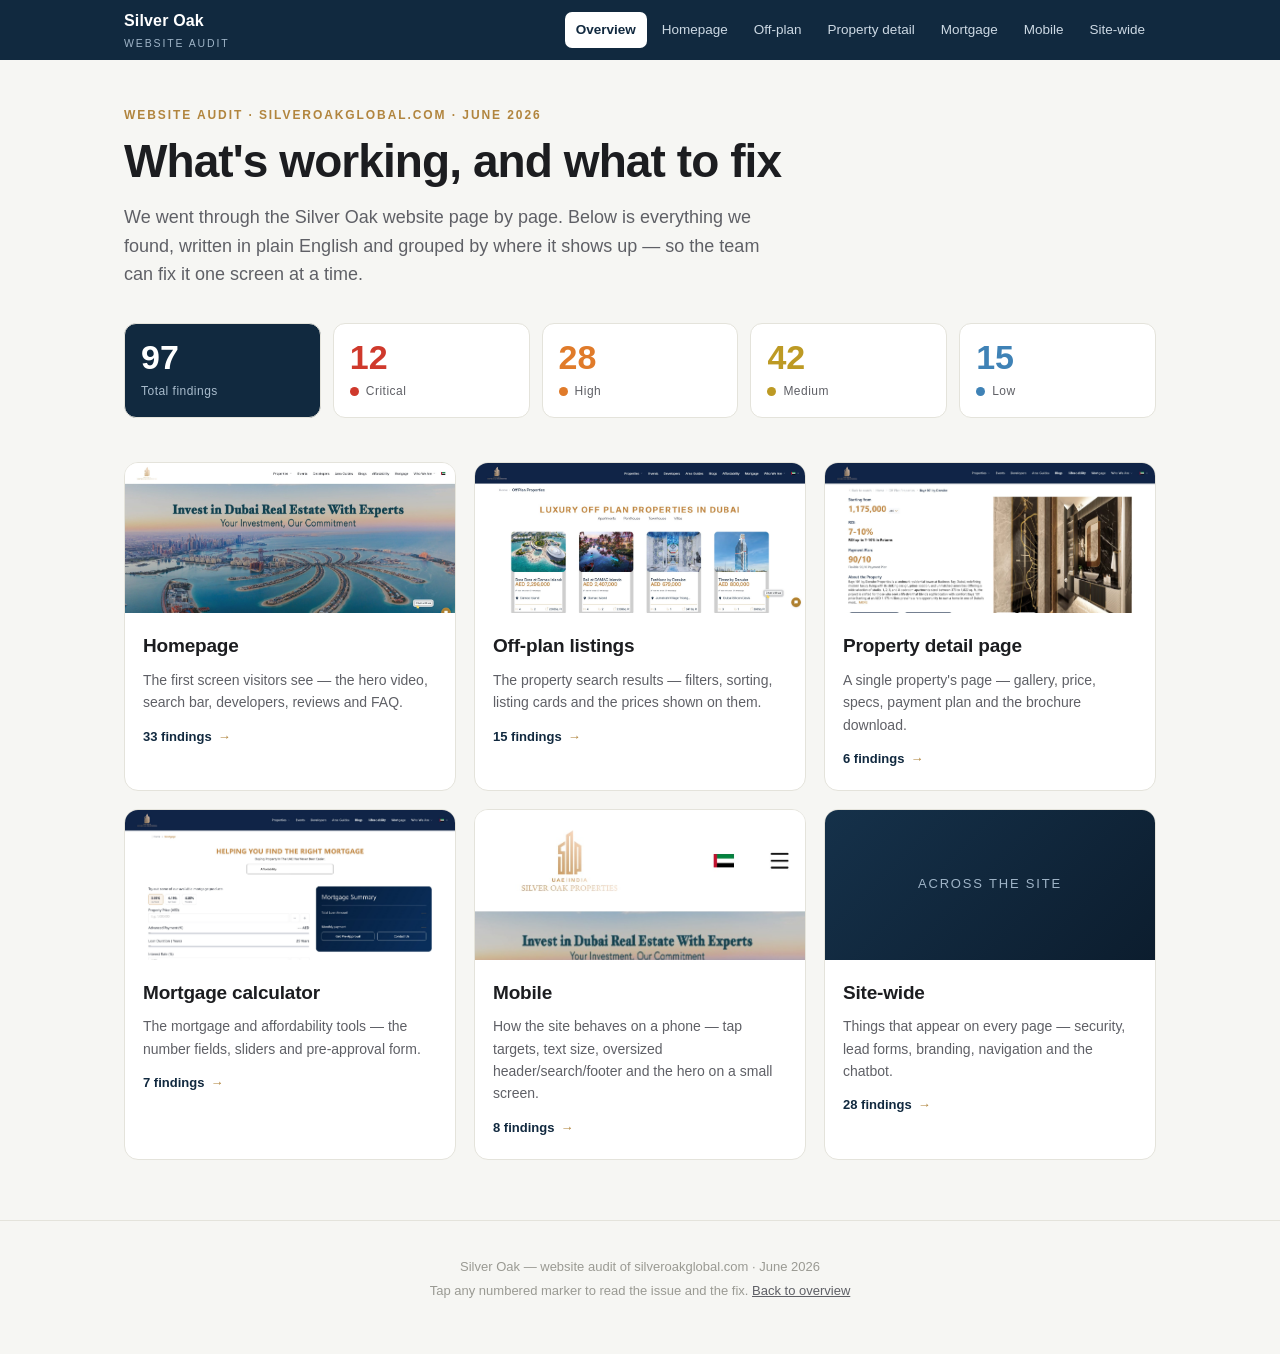
<file: deploy/index.html>
<!doctype html>
<html lang="en">
<head>
<meta charset="utf-8">
<meta name="viewport" content="width=device-width,initial-scale=1">
<title>Silver Oak — Website Audit</title>
<meta name="description" content="A plain-English review of the silveroakglobal.com website, grouped by page: homepage, off-plan, property detail, mortgage calculator, mobile, and site-wide.">
<link rel="stylesheet" href="style.css">
</head>
<body>
<div id="app"></div>
<script>
window.PAGE = {
  id: "index",
  kind: "overview",
  eyebrow: "Website audit · silveroakglobal.com · June 2026",
  title: "What's working, and what to fix",
  lede: "We went through the Silver Oak website page by page. Below is everything we found, written in plain English and grouped by where it shows up — so the team can fix it one screen at a time.",
  stats: { total: 97, crit: 12, high: 28, med: 42, low: 15 },
  sections: [
    { id:"homepage", href:"homepage.html", title:"Homepage", count:33, screenshot:"assets/soa-home.jpg",
      blurb:"The first screen visitors see — the hero video, search bar, developers, reviews and FAQ." },
    { id:"offplan", href:"offplan.html", title:"Off-plan listings", count:15, screenshot:"assets/soa-offplan.jpg",
      blurb:"The property search results — filters, sorting, listing cards and the prices shown on them." },
    { id:"detail", href:"detail.html", title:"Property detail page", count:6, screenshot:"assets/soa-detail.jpg",
      blurb:"A single property's page — gallery, price, specs, payment plan and the brochure download." },
    { id:"mortgage", href:"mortgage.html", title:"Mortgage calculator", count:7, screenshot:"assets/soa-mortgage.jpg",
      blurb:"The mortgage and affordability tools — the number fields, sliders and pre-approval form." },
    { id:"mobile", href:"mobile.html", title:"Mobile", count:8, screenshot:"assets/soa-mobile.jpg",
      blurb:"How the site behaves on a phone — tap targets, text size, oversized header/search/footer and the hero on a small screen." },
    { id:"sitewide", href:"sitewide.html", title:"Site-wide", count:28, screenshot:null,
      blurb:"Things that appear on every page — security, lead forms, branding, navigation and the chatbot." }
  ]
};
</script>
<script src="app.js"></script>
</body>
</html>
</file>
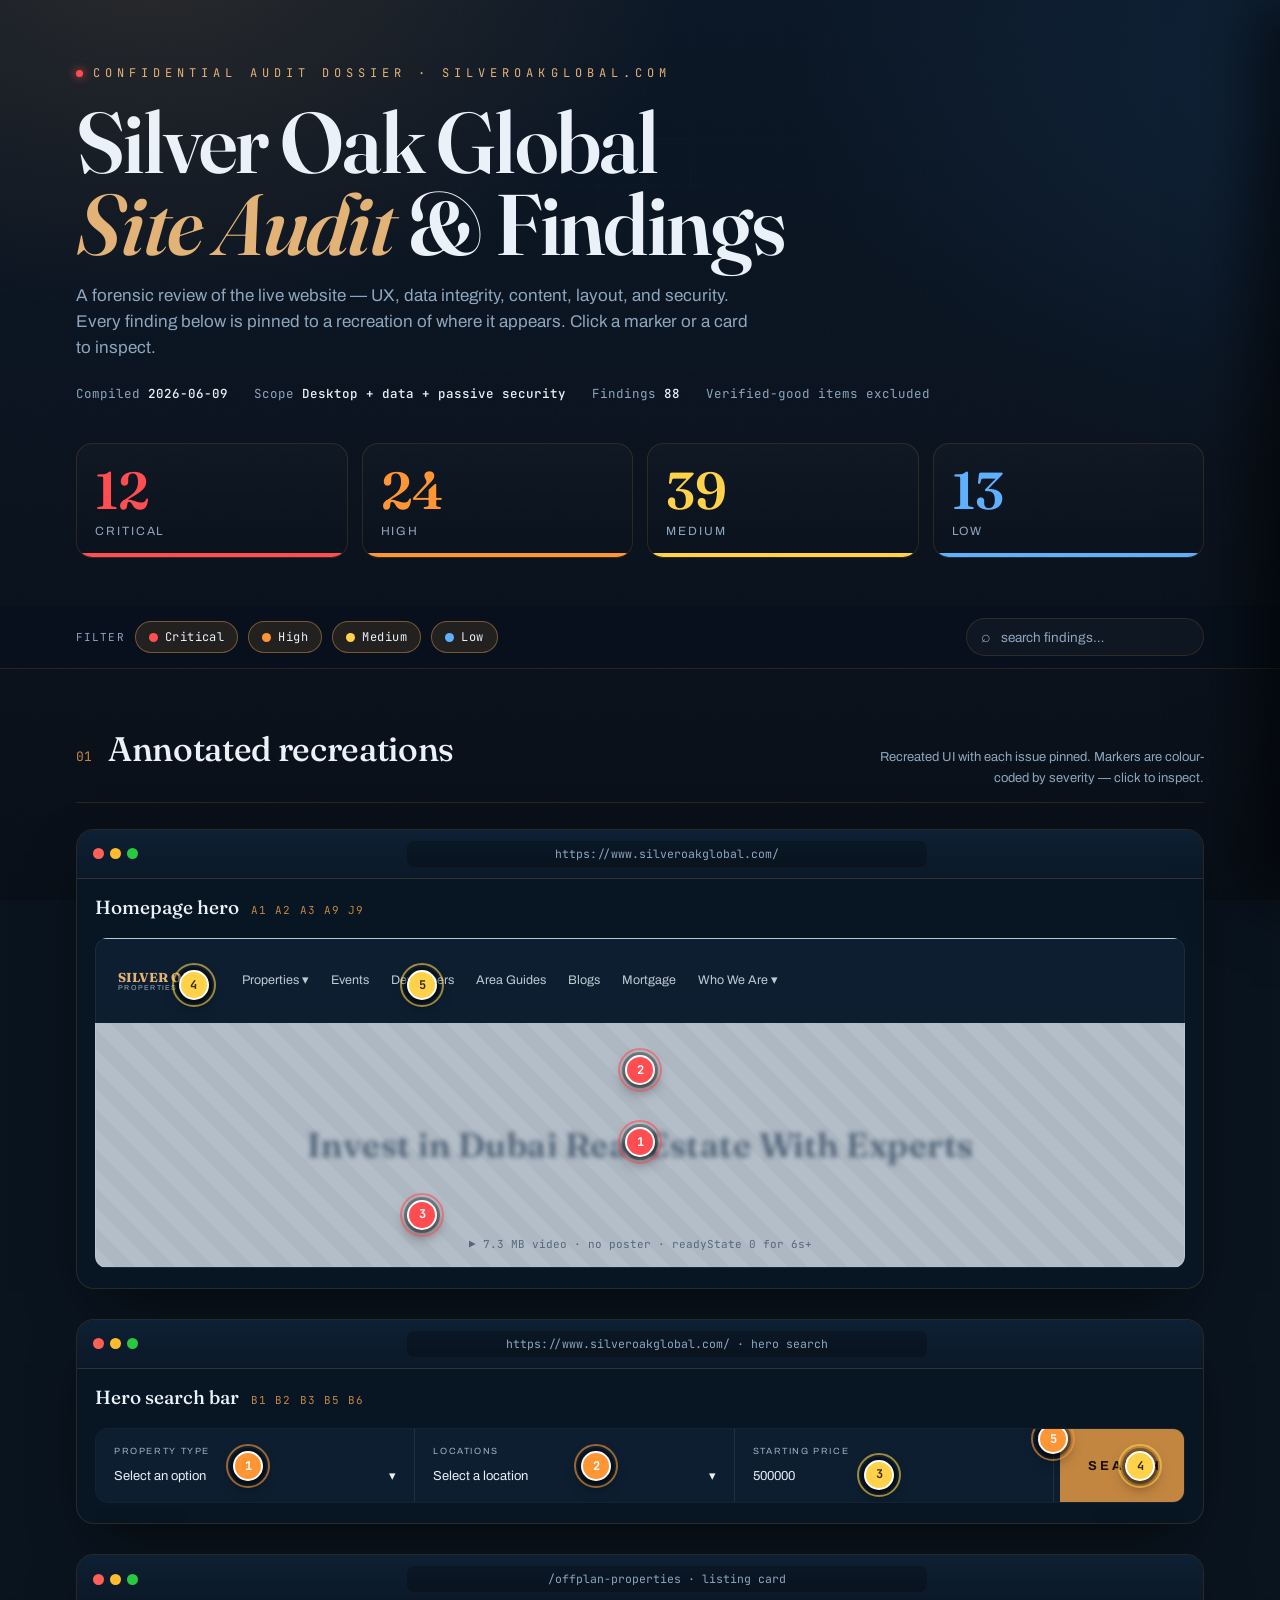
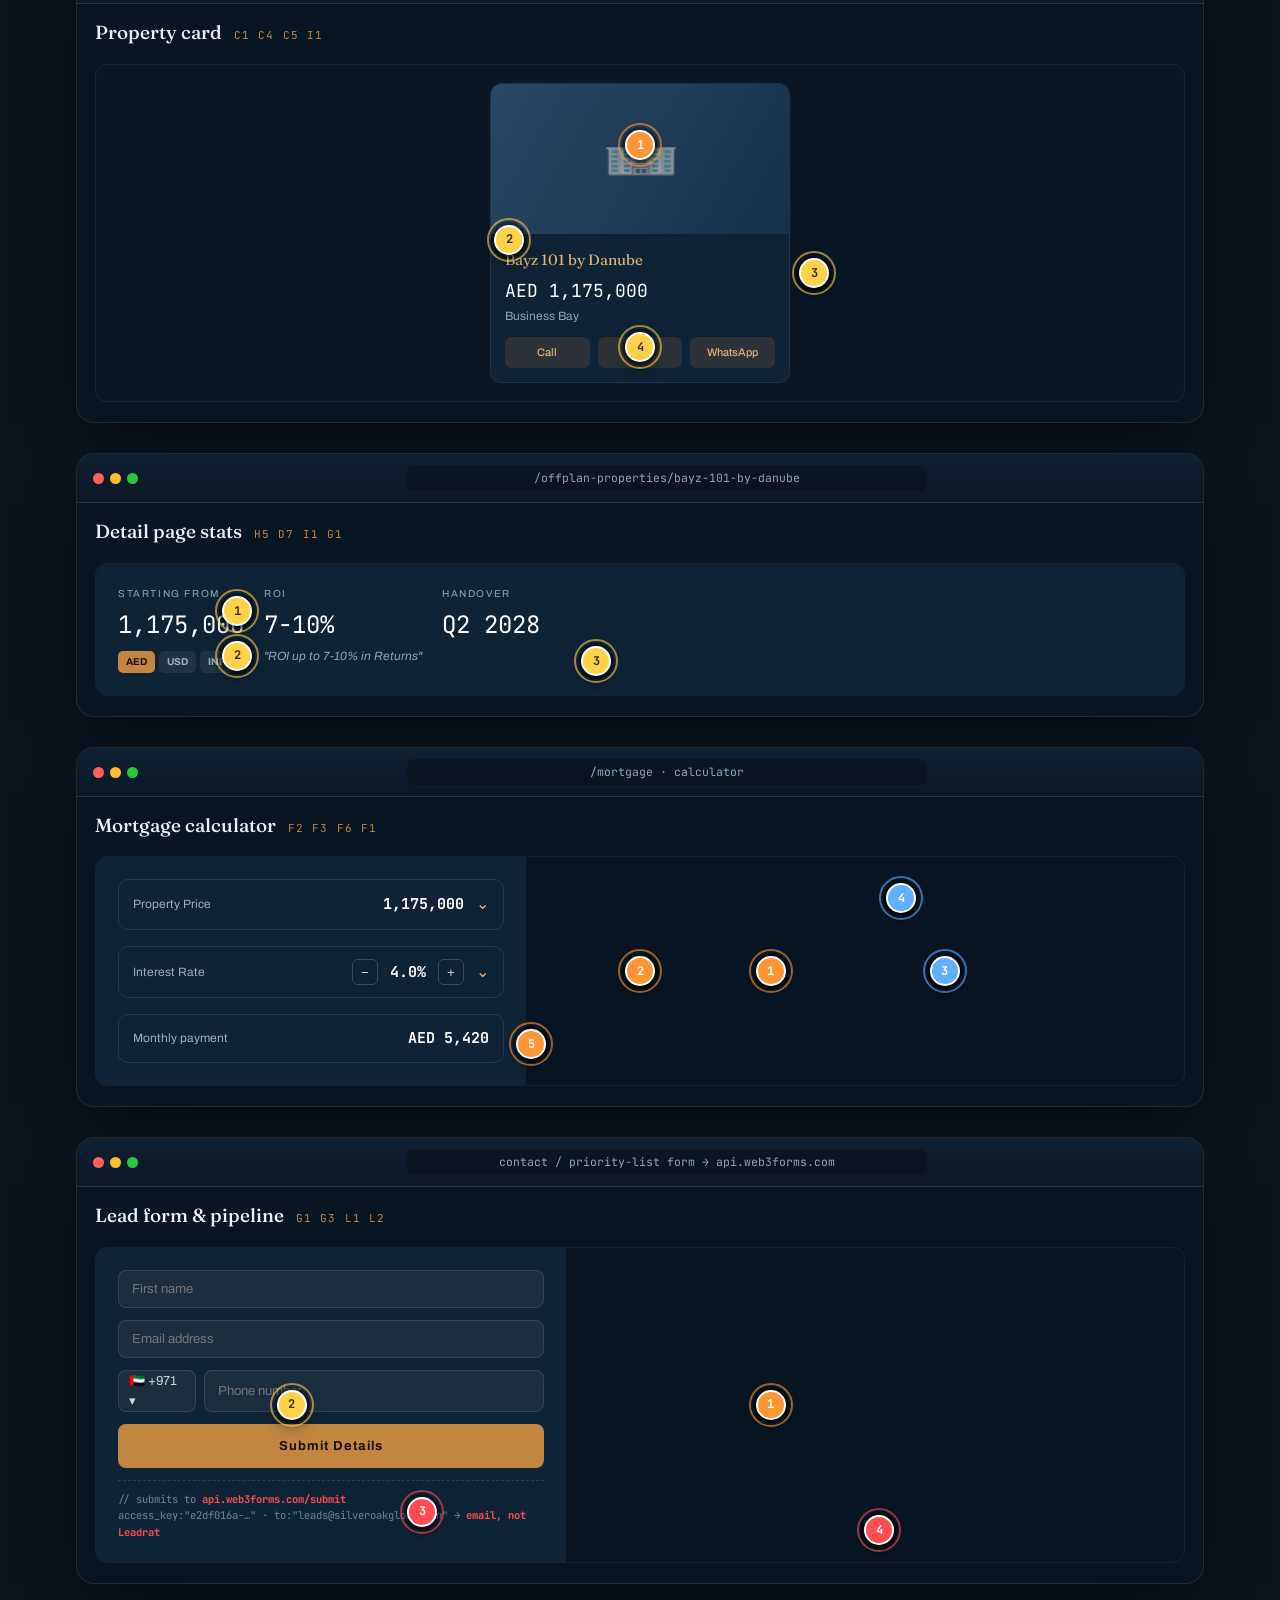
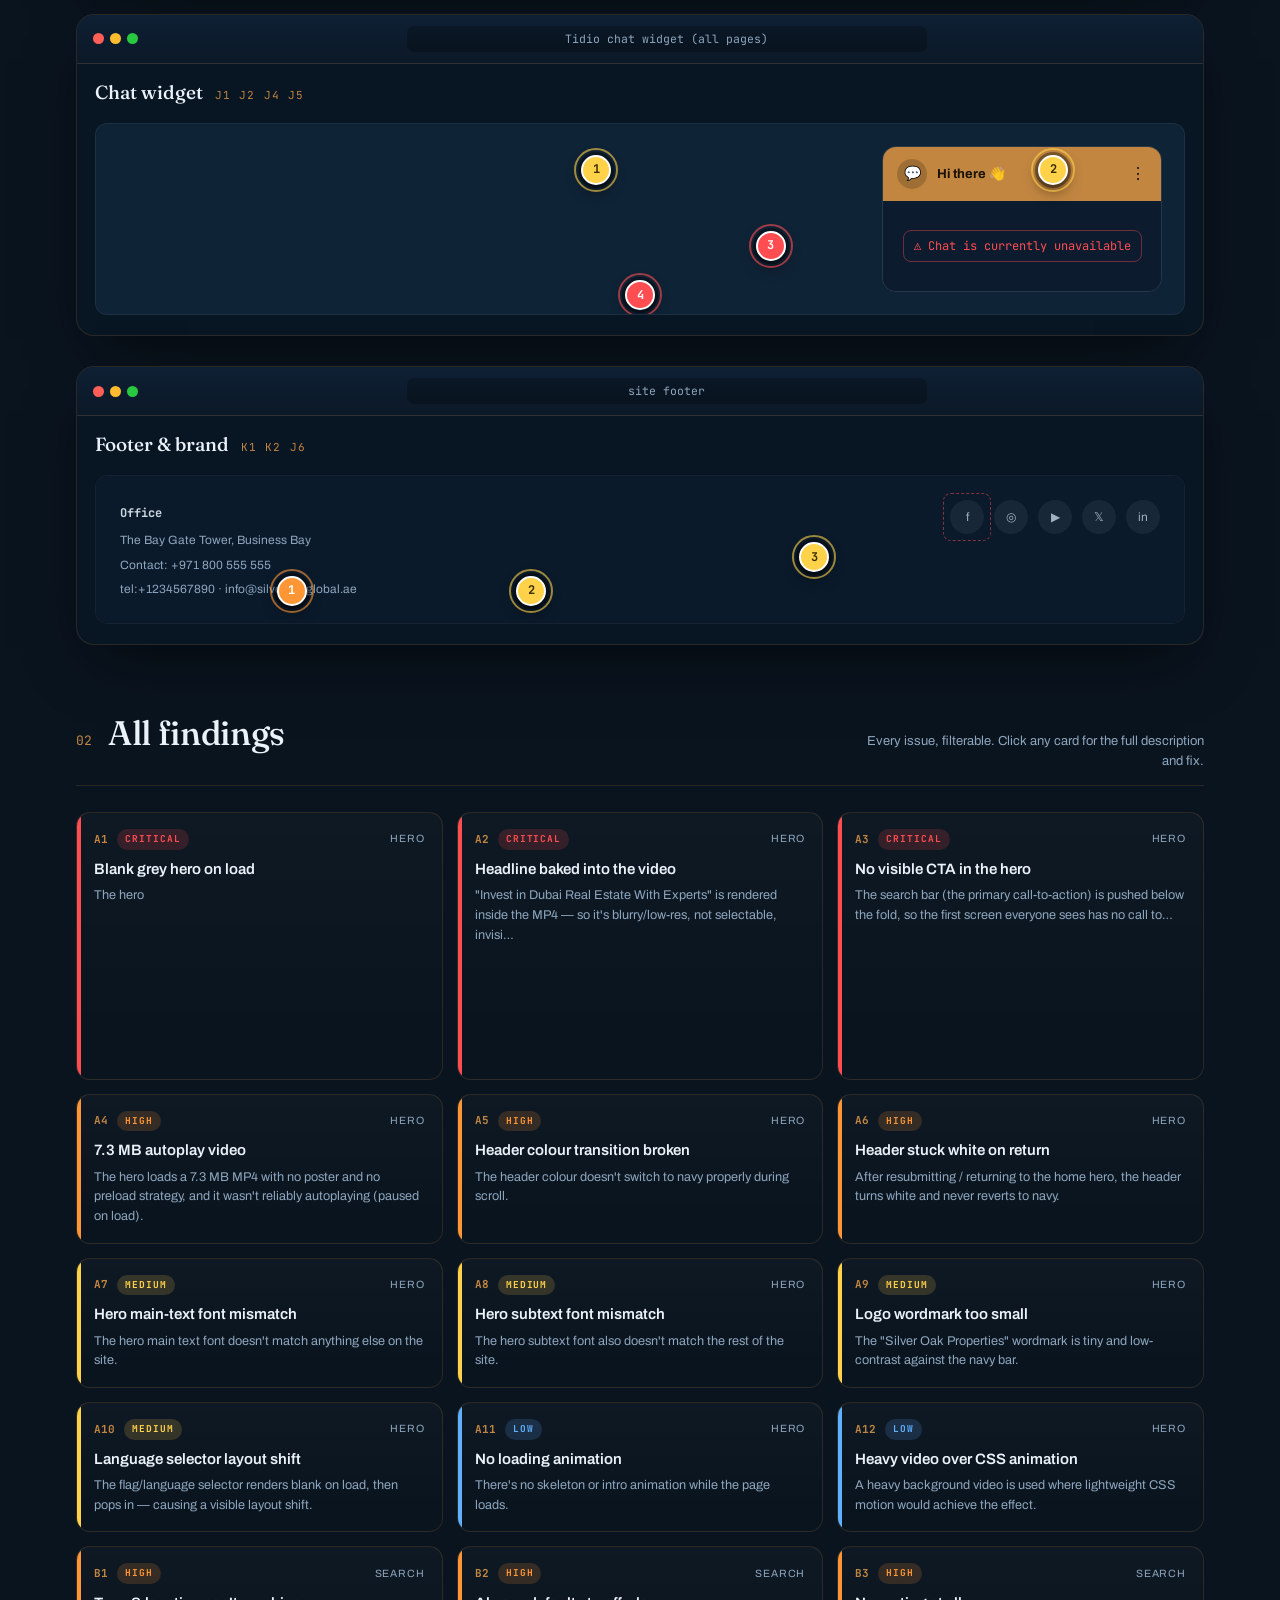
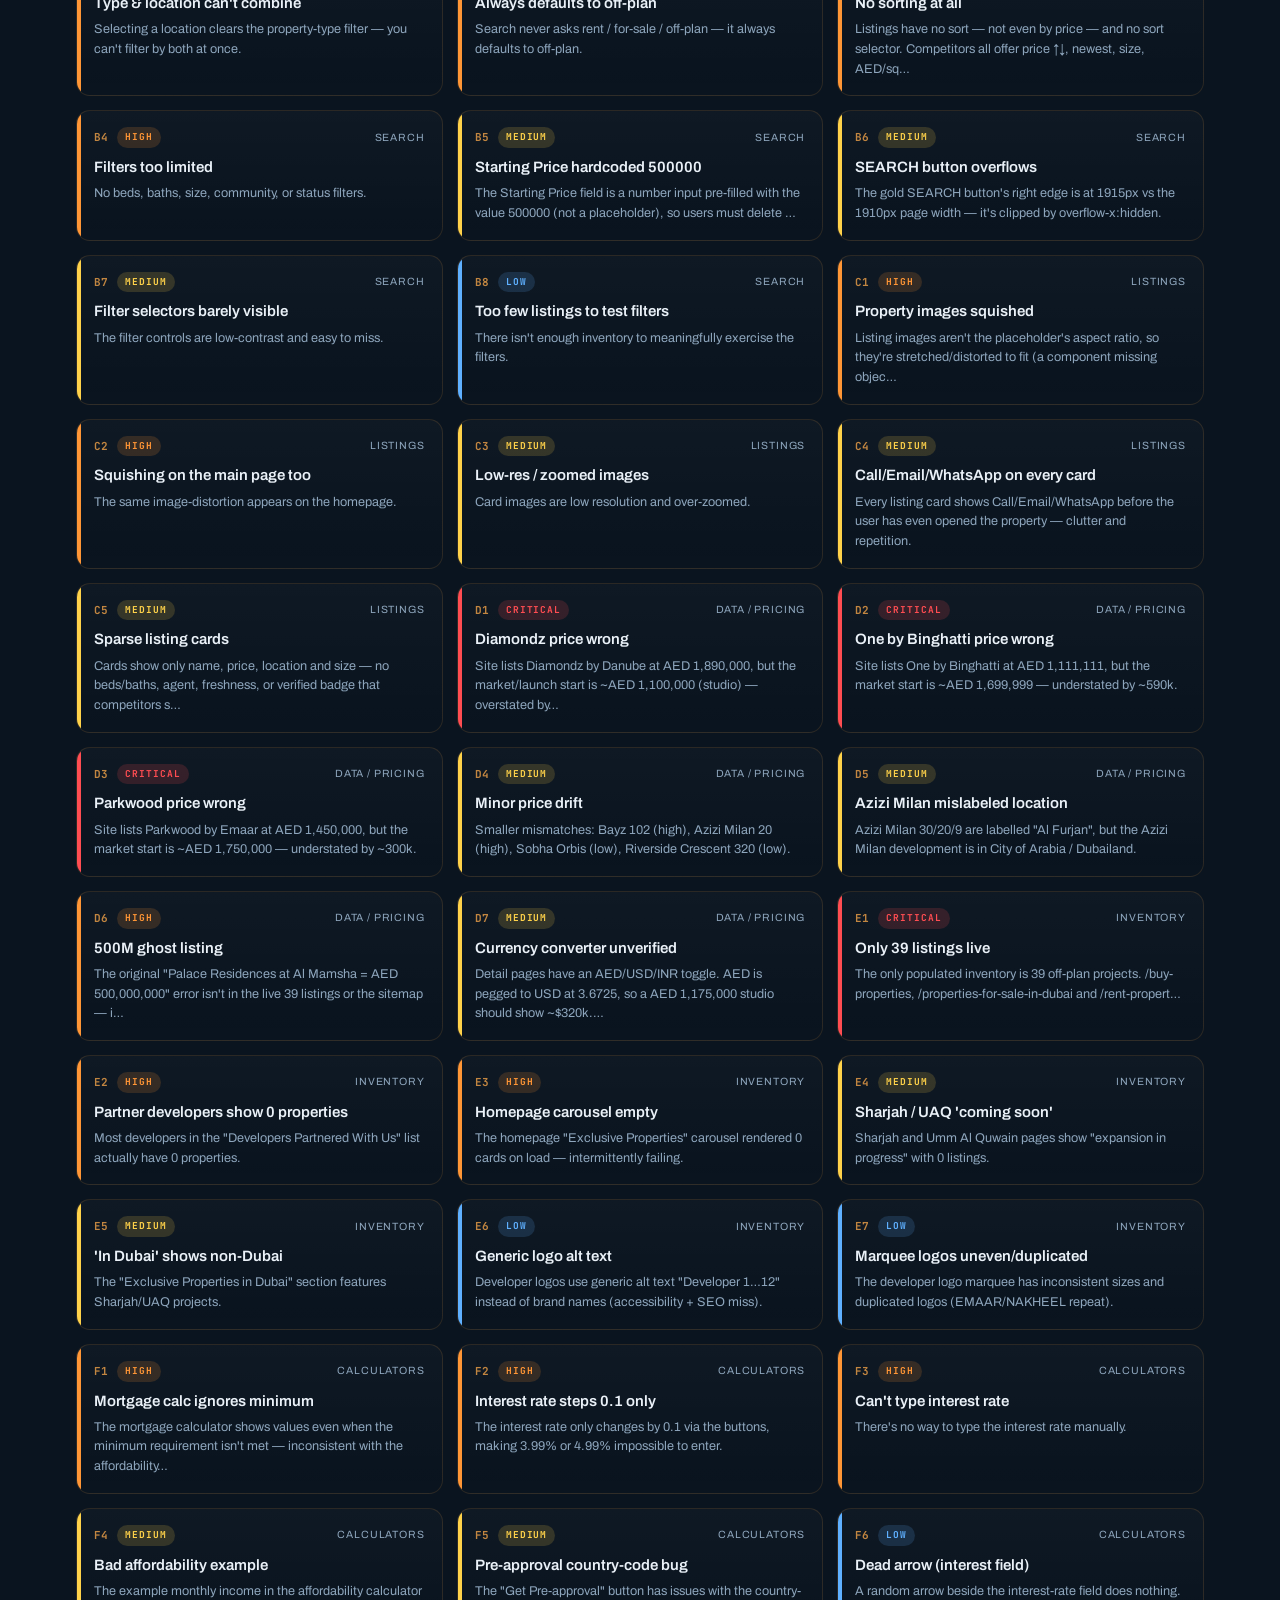
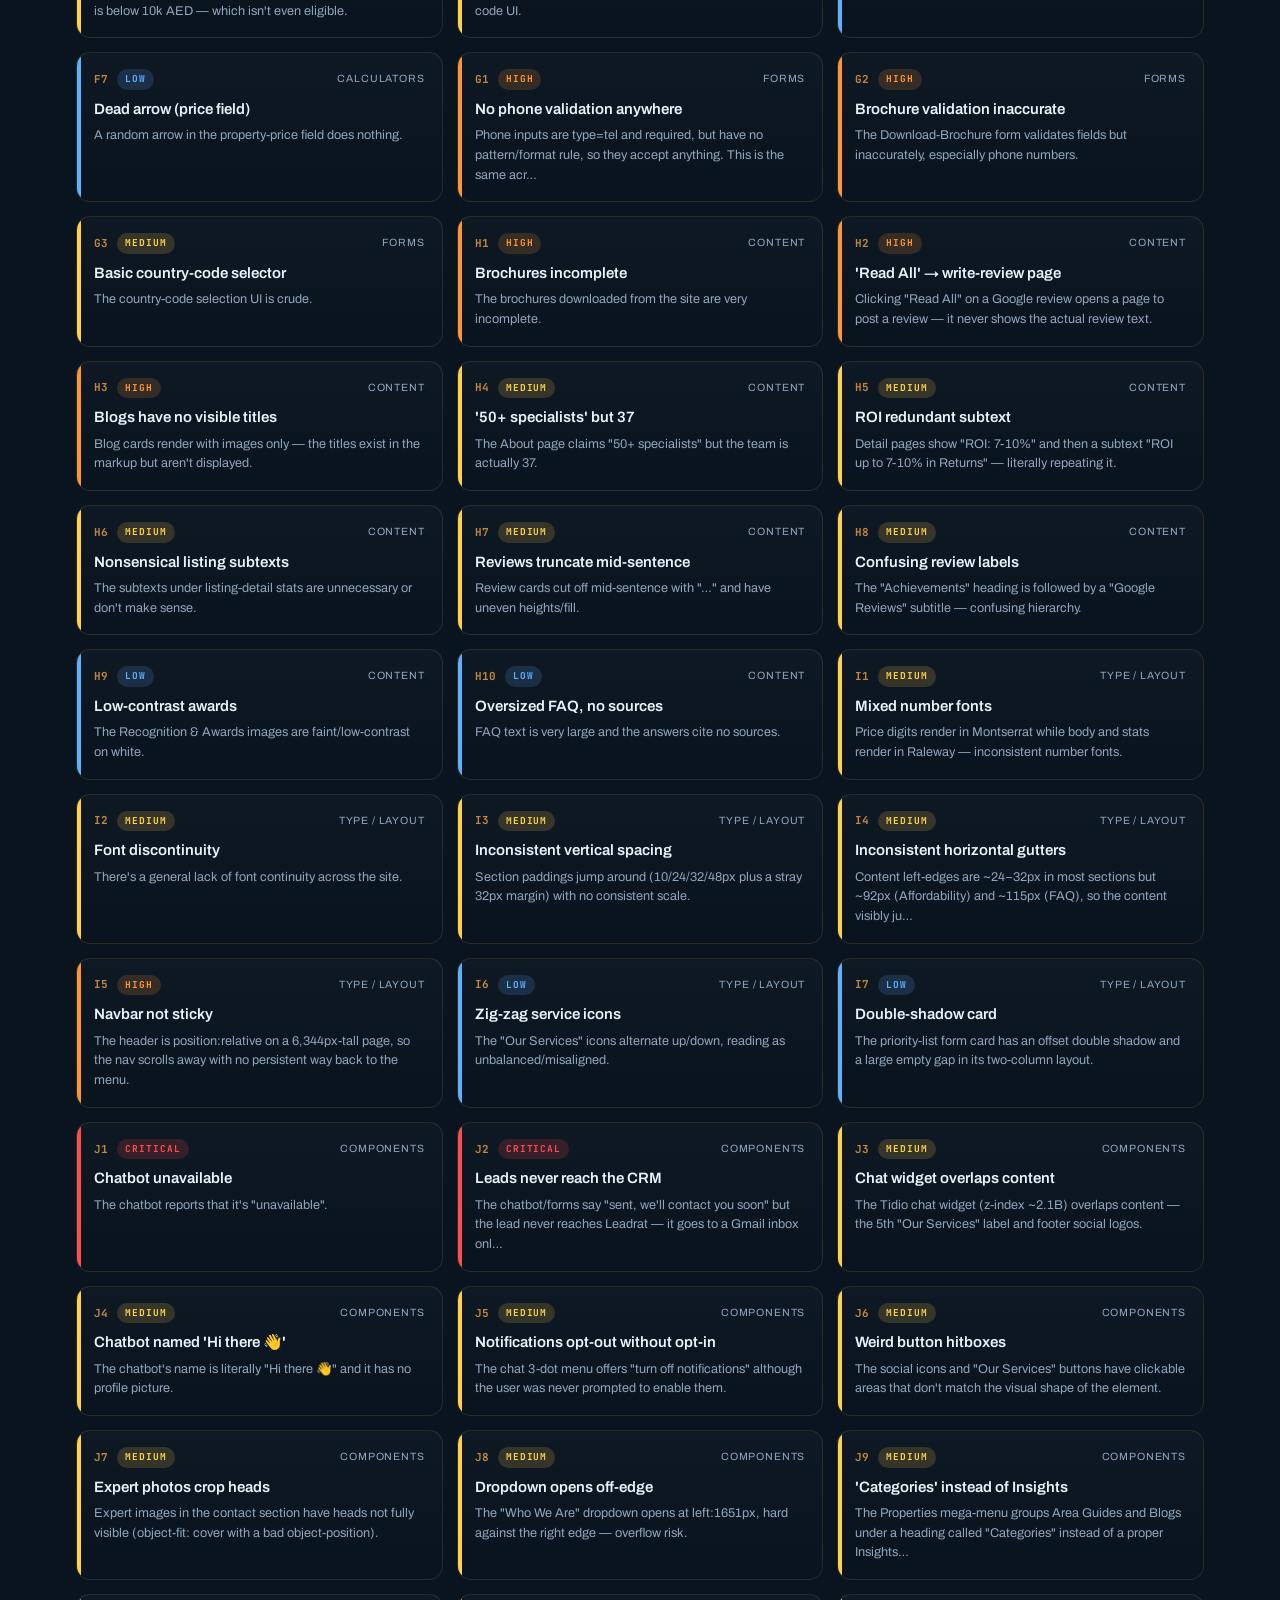
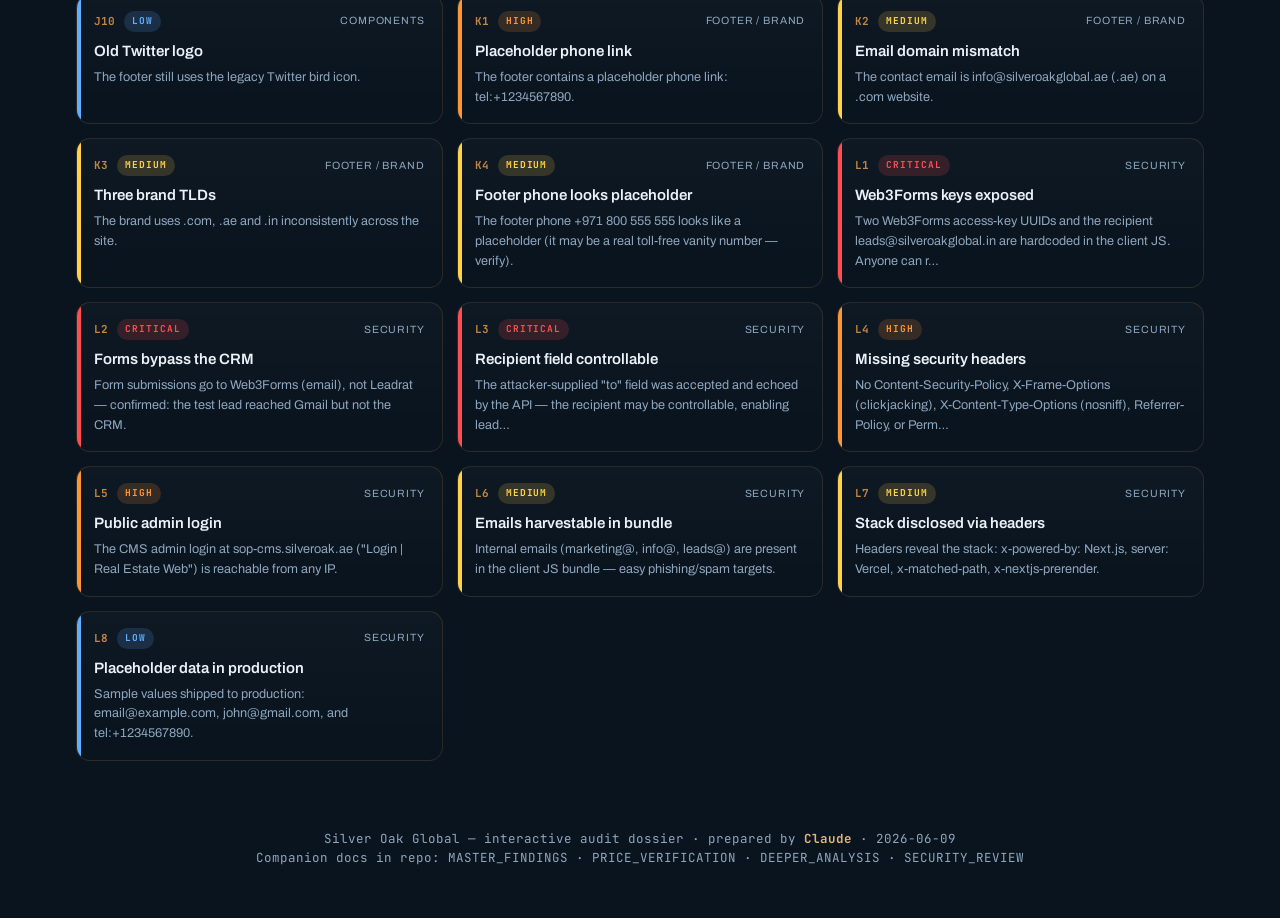
<file: report.html>
<!DOCTYPE html>
<html lang="en">
<head>
<meta charset="UTF-8">
<meta name="viewport" content="width=device-width, initial-scale=1.0">
<title>Silver Oak Global — Audit Dossier</title>
<link rel="preconnect" href="https://fonts.googleapis.com">
<link rel="preconnect" href="https://fonts.gstatic.com" crossorigin>
<link href="https://fonts.googleapis.com/css2?family=Fraunces:ital,opsz,wght@0,9..144,300..900;1,9..144,400&family=Archivo:wght@300;400;500;600;700&family=JetBrains+Mono:wght@400;500;700&display=swap" rel="stylesheet">
<style>
:root{
  --navy:#0c1e30; --navy-2:#081523; --bg:#0a141f; --panel:#0f2336; --panel-2:#122a40;
  --bronze:#c28641; --bronze-2:#e3b277; --bronze-soft:rgba(194,134,65,.14);
  --ink:#eaf1f8; --muted:#8ea6bd; --line:rgba(194,134,65,.18);
  --crit:#ff4d52; --high:#ff9636; --med:#ffd24a; --low:#5fb0ff;
  --shadow:0 24px 60px -20px rgba(0,0,0,.7);
}
*{box-sizing:border-box}
html{scroll-behavior:smooth}
body{
  margin:0; background:var(--bg); color:var(--ink);
  font-family:'Archivo',system-ui,sans-serif; line-height:1.55;
  -webkit-font-smoothing:antialiased; overflow-x:hidden;
}
/* atmosphere */
body::before{content:"";position:fixed;inset:0;z-index:-2;
  background:
    radial-gradient(900px 600px at 12% -5%, rgba(194,134,65,.16), transparent 60%),
    radial-gradient(1000px 700px at 105% 10%, rgba(30,80,130,.22), transparent 55%),
    linear-gradient(180deg,#0b1726,#0a121d 60%,#080f18);
}
body::after{content:"";position:fixed;inset:0;z-index:-1;pointer-events:none;opacity:.5;
  background-image:linear-gradient(rgba(255,255,255,.022) 1px,transparent 1px),linear-gradient(90deg,rgba(255,255,255,.022) 1px,transparent 1px);
  background-size:46px 46px; mask-image:radial-gradient(circle at 50% 20%,#000,transparent 80%);}
.grain{position:fixed;inset:0;z-index:-1;pointer-events:none;opacity:.05;mix-blend-mode:overlay;
  background-image:url("data:image/svg+xml,%3Csvg xmlns='http://www.w3.org/2000/svg' width='120' height='120'%3E%3Cfilter id='n'%3E%3CfeTurbulence type='fractalNoise' baseFrequency='.9' numOctaves='3'/%3E%3C/filter%3E%3Crect width='100%25' height='100%25' filter='url(%23n)'/%3E%3C/svg%3E");}

.wrap{max-width:1180px;margin:0 auto;padding:0 26px}

/* header */
header.masthead{padding:64px 0 30px;position:relative}
.kicker{font-family:'JetBrains Mono',monospace;font-size:12px;letter-spacing:.42em;text-transform:uppercase;color:var(--bronze-2);opacity:.9}
.kicker .dot{display:inline-block;width:7px;height:7px;border-radius:50%;background:var(--crit);margin-right:10px;box-shadow:0 0 10px var(--crit);animation:blink 1.8s infinite}
@keyframes blink{50%{opacity:.25}}
h1.title{font-family:'Fraunces',serif;font-weight:600;font-size:clamp(40px,7vw,86px);line-height:.96;letter-spacing:-.02em;margin:18px 0 6px}
h1.title em{font-style:italic;color:var(--bronze-2)}
.sub{color:var(--muted);max-width:680px;font-size:17px}
.meta-row{display:flex;flex-wrap:wrap;gap:10px 26px;margin-top:22px;font-family:'JetBrains Mono',monospace;font-size:12.5px;color:var(--muted)}
.meta-row b{color:var(--ink);font-weight:500}

/* stat dashboard */
.stats{display:grid;grid-template-columns:repeat(4,1fr);gap:14px;margin:40px 0 8px}
.stat{position:relative;border:1px solid var(--line);border-radius:16px;padding:20px 18px 16px;background:linear-gradient(180deg,rgba(255,255,255,.025),rgba(255,255,255,0));overflow:hidden;cursor:pointer;transition:.25s}
.stat:hover{transform:translateY(-4px);border-color:rgba(194,134,65,.5)}
.stat .n{font-family:'Fraunces',serif;font-size:clamp(34px,5vw,52px);font-weight:600;line-height:1}
.stat .l{font-size:12px;letter-spacing:.16em;text-transform:uppercase;color:var(--muted);margin-top:6px}
.stat .bar{position:absolute;left:0;bottom:0;height:4px;width:100%}
.stat[data-s=crit] .n{color:var(--crit)} .stat[data-s=crit] .bar{background:var(--crit)}
.stat[data-s=high] .n{color:var(--high)} .stat[data-s=high] .bar{background:var(--high)}
.stat[data-s=med] .n{color:var(--med)} .stat[data-s=med] .bar{background:var(--med)}
.stat[data-s=low] .n{color:var(--low)} .stat[data-s=low] .bar{background:var(--low)}
.stat.off{opacity:.32;filter:grayscale(.6)}

/* section headers */
.sec{padding:54px 0 8px}
.sec-h{display:flex;align-items:baseline;gap:16px;border-bottom:1px solid var(--line);padding-bottom:14px;margin-bottom:26px}
.sec-h .idx{font-family:'JetBrains Mono',monospace;color:var(--bronze);font-size:13px}
.sec-h h2{font-family:'Fraunces',serif;font-weight:500;font-size:clamp(24px,3.4vw,34px);margin:0;letter-spacing:-.01em}
.sec-h p{margin:0 0 0 auto;color:var(--muted);font-size:13px;max-width:340px;text-align:right}

/* filter bar */
.controls{position:sticky;top:0;z-index:40;background:rgba(8,17,28,.86);backdrop-filter:blur(12px);border-bottom:1px solid var(--line);padding:12px 0;margin-top:10px}
.controls .wrap{display:flex;flex-wrap:wrap;gap:10px;align-items:center}
.chip{font-family:'JetBrains Mono',monospace;font-size:12px;letter-spacing:.04em;padding:7px 13px;border-radius:999px;border:1px solid var(--line);background:transparent;color:var(--muted);cursor:pointer;transition:.18s;display:inline-flex;align-items:center;gap:7px}
.chip .sw{width:9px;height:9px;border-radius:50%}
.chip[data-s=crit] .sw{background:var(--crit)} .chip[data-s=high] .sw{background:var(--high)} .chip[data-s=med] .sw{background:var(--med)} .chip[data-s=low] .sw{background:var(--low)}
.chip.on{color:var(--ink);border-color:rgba(194,134,65,.55);background:var(--bronze-soft)}
.chip:hover{color:var(--ink)}
.search{margin-left:auto;display:flex;align-items:center;gap:8px;border:1px solid var(--line);border-radius:999px;padding:6px 14px;background:rgba(255,255,255,.03)}
.search input{background:transparent;border:0;color:var(--ink);font-family:'Archivo';font-size:13.5px;outline:none;width:190px}
.search input::placeholder{color:var(--muted)}

/* SCENES */
.scenes{display:grid;gap:30px}
.scene-card{border:1px solid var(--line);border-radius:18px;overflow:hidden;background:var(--navy-2);box-shadow:var(--shadow)}
.scene-top{display:flex;align-items:center;gap:8px;padding:11px 16px;background:linear-gradient(180deg,#0e2034,#0b1827);border-bottom:1px solid var(--line)}
.scene-top .dots{display:flex;gap:6px}.scene-top .dots i{width:11px;height:11px;border-radius:50%;display:block}
.scene-top .dots i:nth-child(1){background:#ff5f57}.scene-top .dots i:nth-child(2){background:#febc2e}.scene-top .dots i:nth-child(3){background:#28c840}
.scene-top .url{flex:1;text-align:center;font-family:'JetBrains Mono',monospace;font-size:11.5px;color:var(--muted);background:rgba(0,0,0,.25);border-radius:7px;padding:4px 10px;max-width:520px;margin:0 auto;overflow:hidden;white-space:nowrap;text-overflow:ellipsis}
.scene-cap{padding:14px 18px 2px;display:flex;gap:12px;align-items:baseline}
.scene-cap h3{font-family:'Fraunces',serif;font-weight:500;font-size:19px;margin:0}
.scene-cap span{font-family:'JetBrains Mono',monospace;font-size:11px;color:var(--bronze);letter-spacing:.1em}
.stage{position:relative;margin:14px 18px 20px;border-radius:12px;overflow:hidden;border:1px solid rgba(255,255,255,.06)}

/* markers */
.marker{position:absolute;width:30px;height:30px;border-radius:50%;transform:translate(-50%,-50%);display:grid;place-items:center;
  font-family:'JetBrains Mono',monospace;font-weight:700;font-size:12px;color:#fff;cursor:pointer;z-index:5;
  border:2px solid #fff; box-shadow:0 0 0 3px rgba(0,0,0,.35),0 6px 14px rgba(0,0,0,.5);transition:transform .15s}
.marker::after{content:"";position:absolute;inset:-9px;border-radius:50%;border:2px solid currentColor;opacity:.6;animation:ping 2.1s cubic-bezier(0,0,.2,1) infinite}
@keyframes ping{0%{transform:scale(.6);opacity:.8}80%,100%{transform:scale(1.5);opacity:0}}
.marker[data-sev=crit]{background:var(--crit);color:var(--crit)} .marker[data-sev=high]{background:var(--high);color:var(--high)}
.marker[data-sev=med]{background:var(--med);color:#3a2c00;border-color:#fff} .marker[data-sev=med]::after{color:var(--med)}
.marker[data-sev=low]{background:var(--low);color:var(--low)}
.marker span{color:#fff;position:relative;z-index:2}.marker[data-sev=med] span{color:#3a2c00}
.marker:hover{transform:translate(-50%,-50%) scale(1.22)}
.marker.hide{display:none}

/* recreated UI bits */
.mock{font-family:'Archivo',sans-serif}
.m-hero{background:linear-gradient(180deg,#0c1e30,#0c1e30 84px,#b9c3cc 84px);height:330px;position:relative}
.m-nav{height:84px;display:flex;align-items:center;gap:22px;padding:0 22px;color:#dfe7ee;font-size:13px}
.m-logo{display:flex;flex-direction:column;line-height:1}.m-logo b{font-family:'Fraunces',serif;color:var(--bronze-2);font-size:13px}.m-logo small{font-size:7px;letter-spacing:.18em;color:#9fb0c0}
.m-nav .nl{opacity:.85;font-size:12.5px}.m-nav .nl:first-of-type{margin-left:18px}
.m-grey{position:absolute;inset:84px 0 0;display:grid;place-items:center;background:repeating-linear-gradient(45deg,#b4bec8,#b4bec8 14px,#aeb8c2 14px,#aeb8c2 28px)}
.m-grey .ghost{font-family:'Fraunces',serif;font-weight:600;font-size:34px;color:#4d6076;filter:blur(2.4px);text-align:center;letter-spacing:.5px}
.m-grey .note{position:absolute;bottom:14px;font-family:'JetBrains Mono',monospace;font-size:11px;color:#54677d}

.m-search{display:grid;grid-template-columns:1fr 1fr 1fr 130px;background:#0c1e30;color:#cdd8e2}
.m-search .f{padding:16px 18px;border-right:1px solid rgba(255,255,255,.08)}
.m-search .f label{font-size:9px;letter-spacing:.18em;text-transform:uppercase;color:#9fb0c0;display:block;margin-bottom:7px}
.m-search .f .v{display:flex;justify-content:space-between;color:#e9eef4;font-size:13px}.m-search .f .v.ph{color:#e9eef4}
.m-search .btn{background:var(--bronze);color:#1a1205;display:grid;place-items:center;font-weight:700;letter-spacing:.22em;font-size:13px;position:relative;left:6px}

.m-card{width:300px;background:#0f2336;border:1px solid rgba(255,255,255,.07);border-radius:12px;overflow:hidden;margin:18px auto}
.m-card .img{height:150px;background:linear-gradient(120deg,#2a4763,#16314a);position:relative;display:grid;place-items:center;color:#7e98b1;font-size:11px;font-family:'JetBrains Mono',monospace}
.m-card .img .sq{font-size:30px;transform:scaleX(2.1);opacity:.6}
.m-card .body{padding:14px}
.m-card .ttl{font-family:'Fraunces',serif;color:var(--bronze-2);font-size:15px}
.m-card .price{font-family:'JetBrains Mono',monospace;font-size:18px;color:#fff;margin:6px 0 2px}
.m-card .loc{color:#8ea6bd;font-size:12px}
.m-card .acts{display:flex;gap:8px;margin-top:12px}
.m-card .acts b{flex:1;text-align:center;font-size:11px;padding:7px 0;border-radius:7px;background:rgba(194,134,65,.16);color:var(--bronze-2);font-weight:500}

.m-detail{display:flex;gap:20px;flex-wrap:wrap;padding:22px;background:#0f2336}
.m-detail .stat2{min-width:120px}
.m-detail .lab{font-size:10px;letter-spacing:.16em;text-transform:uppercase;color:#8ea6bd}
.m-detail .big{font-family:'JetBrains Mono',monospace;font-size:24px;color:#fff;margin-top:5px}
.m-detail .cur{display:inline-flex;gap:4px;margin-top:8px}.m-detail .cur b{font-size:10px;padding:3px 8px;border-radius:5px;background:rgba(255,255,255,.07);color:#9fb0c0}.m-detail .cur b.on{background:var(--bronze);color:#1a1205}
.m-detail .roi .sub{color:#8ea6bd;font-size:12px;margin-top:4px;font-style:italic}

.m-calc{padding:22px;background:#0f2336;display:grid;gap:16px;max-width:430px}
.m-calc .row{display:flex;align-items:center;justify-content:space-between;border:1px solid rgba(255,255,255,.1);border-radius:10px;padding:12px 14px}
.m-calc .row .lab{font-size:12px;color:#9fb0c0}
.m-calc .stepper{display:flex;align-items:center;gap:12px}
.m-calc .stepper b{font-family:'JetBrains Mono',monospace;color:#fff;font-size:15px}
.m-calc .stepper button{width:26px;height:26px;border-radius:6px;border:1px solid rgba(255,255,255,.18);background:transparent;color:#cdd8e2;cursor:default}
.m-calc .arrow{color:var(--bronze-2);font-size:16px}

.m-form{padding:22px;background:#0f2336;display:grid;gap:12px;max-width:470px}
.m-form input{background:rgba(255,255,255,.05);border:1px solid rgba(255,255,255,.1);border-radius:8px;padding:11px 13px;color:#e9eef4;font-family:'Archivo';font-size:13px}
.m-form .ph{display:grid;grid-template-columns:78px 1fr;gap:8px}
.m-form .cc{display:flex;align-items:center;gap:6px;background:rgba(255,255,255,.05);border:1px solid rgba(255,255,255,.1);border-radius:8px;padding:0 10px;font-size:13px;color:#cdd8e2}
.m-form .submit{background:var(--bronze);color:#1a1205;text-align:center;font-weight:700;padding:12px;border-radius:8px;letter-spacing:.08em;font-size:13px}
.m-form .leak{font-family:'JetBrains Mono',monospace;font-size:10.5px;color:#6f86a0;border-top:1px dashed rgba(255,255,255,.12);padding-top:10px}
.m-form .leak b{color:var(--crit)}

.m-footer{background:#0a1a2b;padding:24px;display:flex;justify-content:space-between;flex-wrap:wrap;gap:20px}
.m-footer .col b{font-family:'JetBrains Mono',monospace;color:#cdd8e2;font-size:12px}
.m-footer .col div{color:#8ea6bd;font-size:12px;margin-top:6px}
.m-footer .socials{display:flex;gap:10px}.m-footer .socials i{width:34px;height:34px;border-radius:50%;background:rgba(255,255,255,.06);display:grid;place-items:center;font-style:normal;color:#9fb0c0;font-size:12px;position:relative}
.m-footer .socials i .box{position:absolute;inset:-7px;border:1px dashed var(--crit);border-radius:8px;opacity:.5}

.m-chat{padding:22px;background:#0f2336;display:flex;justify-content:flex-end}
.m-chatw{width:280px;border-radius:14px;overflow:hidden;border:1px solid rgba(255,255,255,.1)}
.m-chatw .hd{background:var(--bronze);color:#1a1205;padding:12px 14px;display:flex;align-items:center;gap:10px}
.m-chatw .hd .av{width:30px;height:30px;border-radius:50%;background:rgba(0,0,0,.18);display:grid;place-items:center;font-size:14px}
.m-chatw .hd b{font-size:13px}.m-chatw .hd .dots3{margin-left:auto;letter-spacing:1px}
.m-chatw .bd{background:#0c1c2e;padding:18px 14px;min-height:90px;display:grid;place-items:center}
.m-chatw .bd .un{font-size:12px;color:var(--crit);font-family:'JetBrains Mono',monospace;border:1px solid rgba(255,77,82,.4);padding:6px 10px;border-radius:8px}

/* FINDINGS LIST */
.grid{display:grid;grid-template-columns:repeat(auto-fill,minmax(330px,1fr));gap:14px}
.f-card{border:1px solid var(--line);border-radius:14px;padding:16px 17px;background:linear-gradient(180deg,rgba(255,255,255,.022),rgba(255,255,255,0));cursor:pointer;transition:.18s;position:relative;overflow:hidden}
.f-card:hover{transform:translateY(-3px);border-color:rgba(194,134,65,.45)}
.f-card .strip{position:absolute;left:0;top:0;bottom:0;width:4px}
.f-card[data-sev=crit] .strip{background:var(--crit)}.f-card[data-sev=high] .strip{background:var(--high)}.f-card[data-sev=med] .strip{background:var(--med)}.f-card[data-sev=low] .strip{background:var(--low)}
.f-card .top{display:flex;align-items:center;gap:9px;margin-bottom:8px}
.f-card .id{font-family:'JetBrains Mono',monospace;font-size:11px;color:var(--bronze);font-weight:700}
.badge{font-family:'JetBrains Mono',monospace;font-size:9.5px;letter-spacing:.1em;text-transform:uppercase;padding:3px 8px;border-radius:999px;font-weight:700}
.badge.crit{background:rgba(255,77,82,.16);color:var(--crit)}.badge.high{background:rgba(255,150,54,.16);color:var(--high)}.badge.med{background:rgba(255,210,74,.16);color:var(--med)}.badge.low{background:rgba(95,176,255,.16);color:var(--low)}
.f-card .cat{margin-left:auto;font-size:10.5px;color:var(--muted);text-transform:uppercase;letter-spacing:.08em}
.f-card h4{margin:0 0 5px;font-size:15px;font-weight:600}
.f-card p{margin:0;color:var(--muted);font-size:12.7px}
.f-card.hide{display:none}

/* drawer */
.scrim{position:fixed;inset:0;background:rgba(4,9,15,.6);backdrop-filter:blur(3px);opacity:0;pointer-events:none;transition:.25s;z-index:90}
.scrim.open{opacity:1;pointer-events:auto}
.drawer{position:fixed;top:0;right:0;height:100%;width:min(440px,92vw);background:linear-gradient(180deg,#0e2236,#0a1828);border-left:1px solid var(--line);box-shadow:-30px 0 60px rgba(0,0,0,.6);z-index:100;transform:translateX(100%);transition:transform .32s cubic-bezier(.4,0,.1,1);padding:30px 28px;overflow-y:auto}
.drawer.open{transform:translateX(0)}
.drawer .x{position:absolute;top:18px;right:20px;background:none;border:1px solid var(--line);color:var(--muted);width:34px;height:34px;border-radius:50%;cursor:pointer;font-size:16px}
.drawer .d-id{font-family:'JetBrains Mono',monospace;color:var(--bronze);font-size:13px;letter-spacing:.1em}
.drawer h3{font-family:'Fraunces',serif;font-weight:500;font-size:27px;margin:12px 0 16px;line-height:1.15}
.drawer .meta{display:flex;gap:8px;margin-bottom:22px;flex-wrap:wrap}
.drawer .blk{margin-bottom:20px}
.drawer .blk .h{font-family:'JetBrains Mono',monospace;font-size:11px;letter-spacing:.16em;text-transform:uppercase;color:var(--muted);margin-bottom:7px}
.drawer .blk p{margin:0;font-size:14.5px;color:#dbe6f1}
.drawer .fix{border-left:2px solid var(--bronze);padding-left:14px}
.drawer .fix p{color:var(--bronze-2)}

footer.foot{padding:60px 0 50px;text-align:center;color:var(--muted);font-size:12.5px;font-family:'JetBrains Mono',monospace}
footer.foot b{color:var(--bronze-2)}

.reveal{opacity:0;transform:translateY(22px);animation:rise .7s forwards}
@keyframes rise{to{opacity:1;transform:none}}
@media(max-width:720px){.stats{grid-template-columns:repeat(2,1fr)}.m-search{grid-template-columns:1fr 1fr}.sec-h p{display:none}.search{width:100%;margin:8px 0 0}}
</style>
</head>
<body>
<div class="grain"></div>

<header class="masthead"><div class="wrap">
  <div class="kicker reveal"><span class="dot"></span>Confidential audit dossier · silveroakglobal.com</div>
  <h1 class="title reveal" style="animation-delay:.05s">Silver Oak Global<br><em>Site Audit</em> &amp; Findings</h1>
  <p class="sub reveal" style="animation-delay:.12s">A forensic review of the live website — UX, data integrity, content, layout, and security. Every finding below is pinned to a recreation of where it appears. Click a marker or a card to inspect.</p>
  <div class="meta-row reveal" style="animation-delay:.18s">
    <span>Compiled <b>2026-06-09</b></span><span>Scope <b>Desktop + data + passive security</b></span><span>Findings <b id="total">—</b></span><span>Verified-good items excluded</span>
  </div>
  <div class="stats">
    <div class="stat reveal" data-s="crit" style="animation-delay:.22s"><div class="n" data-c="14">0</div><div class="l">Critical</div><div class="bar"></div></div>
    <div class="stat reveal" data-s="high" style="animation-delay:.28s"><div class="n" data-c="31">0</div><div class="l">High</div><div class="bar"></div></div>
    <div class="stat reveal" data-s="med" style="animation-delay:.34s"><div class="n" data-c="38">0</div><div class="l">Medium</div><div class="bar"></div></div>
    <div class="stat reveal" data-s="low" style="animation-delay:.40s"><div class="n" data-c="17">0</div><div class="l">Low</div><div class="bar"></div></div>
  </div>
</div></header>

<div class="controls"><div class="wrap">
  <span style="font-family:'JetBrains Mono';font-size:11px;color:var(--muted);letter-spacing:.1em">FILTER</span>
  <button class="chip on" data-s="crit"><span class="sw"></span>Critical</button>
  <button class="chip on" data-s="high"><span class="sw"></span>High</button>
  <button class="chip on" data-s="med"><span class="sw"></span>Medium</button>
  <button class="chip on" data-s="low"><span class="sw"></span>Low</button>
  <div class="search"><span style="color:var(--muted)">⌕</span><input id="q" placeholder="search findings…"></div>
</div></div>

<!-- ANNOTATED RECREATIONS -->
<section class="sec"><div class="wrap">
  <div class="sec-h reveal"><span class="idx">01</span><h2>Annotated recreations</h2><p>Recreated UI with each issue pinned. Markers are colour-coded by severity — click to inspect.</p></div>
  <div class="scenes">

  <!-- HERO -->
  <div class="scene-card">
    <div class="scene-top"><div class="dots"><i></i><i></i><i></i></div><div class="url">https://www.silveroakglobal.com/</div></div>
    <div class="scene-cap"><h3>Homepage hero</h3><span>A1 A2 A3 A9 J9</span></div>
    <div class="stage mock m-hero">
      <div class="m-nav">
        <div class="m-logo"><b>SILVER OAK</b><small>PROPERTIES</small></div>
        <span class="nl">Properties ▾</span><span class="nl">Events</span><span class="nl">Developers</span><span class="nl">Area Guides</span><span class="nl">Blogs</span><span class="nl">Mortgage</span><span class="nl">Who We Are ▾</span>
      </div>
      <div class="m-grey">
        <div class="ghost">Invest in Dubai Real Estate With Experts</div>
        <div class="note">▶ 7.3 MB video · no poster · readyState 0 for 6s+</div>
      </div>
      <div class="marker" data-sev=crit data-fid="A1" style="top:62%;left:50%"><span>1</span></div>
      <div class="marker" data-sev=crit data-fid="A2" style="top:40%;left:50%"><span>2</span></div>
      <div class="marker" data-sev=crit data-fid="A3" style="top:84%;left:30%"><span>3</span></div>
      <div class="marker" data-sev=med data-fid="A9" style="top:14%;left:9%"><span>4</span></div>
      <div class="marker" data-sev=med data-fid="J9" style="top:14%;left:30%"><span>5</span></div>
    </div>
  </div>

  <!-- SEARCH -->
  <div class="scene-card">
    <div class="scene-top"><div class="dots"><i></i><i></i><i></i></div><div class="url">https://www.silveroakglobal.com/ · hero search</div></div>
    <div class="scene-cap"><h3>Hero search bar</h3><span>B1 B2 B3 B5 B6</span></div>
    <div class="stage mock">
      <div class="m-search">
        <div class="f"><label>Property Type</label><div class="v">Select an option <span>▾</span></div></div>
        <div class="f"><label>Locations</label><div class="v">Select a location <span>▾</span></div></div>
        <div class="f"><label>Starting Price</label><div class="v ph">500000</div></div>
        <div class="btn">SEARCH</div>
      </div>
      <div class="marker" data-sev=high data-fid="B2" style="top:50%;left:14%"><span>1</span></div>
      <div class="marker" data-sev=high data-fid="B1" style="top:50%;left:46%"><span>2</span></div>
      <div class="marker" data-sev=med data-fid="B5" style="top:62%;left:72%"><span>3</span></div>
      <div class="marker" data-sev=med data-fid="B6" style="top:50%;left:96%"><span>4</span></div>
      <div class="marker" data-sev=high data-fid="B3" style="top:14%;left:88%"><span>5</span></div>
    </div>
  </div>

  <!-- LISTING CARD -->
  <div class="scene-card">
    <div class="scene-top"><div class="dots"><i></i><i></i><i></i></div><div class="url">/offplan-properties · listing card</div></div>
    <div class="scene-cap"><h3>Property card</h3><span>C1 C4 C5 I1</span></div>
    <div class="stage mock" style="background:#0a1726">
      <div class="m-card">
        <div class="img"><div class="sq">🏢</div></div>
        <div class="body">
          <div class="ttl">Bayz 101 by Danube</div>
          <div class="price">AED 1,175,000</div>
          <div class="loc">Business Bay</div>
          <div class="acts"><b>Call</b><b>Email</b><b>WhatsApp</b></div>
        </div>
      </div>
      <div class="marker" data-sev=high data-fid="C1" style="top:24%;left:50%"><span>1</span></div>
      <div class="marker" data-sev=med data-fid="I1" style="top:52%;left:38%"><span>2</span></div>
      <div class="marker" data-sev=med data-fid="C5" style="top:62%;left:66%"><span>3</span></div>
      <div class="marker" data-sev=med data-fid="C4" style="top:84%;left:50%"><span>4</span></div>
    </div>
  </div>

  <!-- DETAIL STATS -->
  <div class="scene-card">
    <div class="scene-top"><div class="dots"><i></i><i></i><i></i></div><div class="url">/offplan-properties/bayz-101-by-danube</div></div>
    <div class="scene-cap"><h3>Detail page stats</h3><span>H5 D7 I1 G1</span></div>
    <div class="stage mock">
      <div class="m-detail">
        <div class="stat2"><div class="lab">Starting from</div><div class="big">1,175,000</div><div class="cur"><b class="on">AED</b><b>USD</b><b>INR</b></div></div>
        <div class="stat2 roi"><div class="lab">ROI</div><div class="big">7-10%</div><div class="sub">"ROI up to 7-10% in Returns"</div></div>
        <div class="stat2"><div class="lab">Handover</div><div class="big">Q2 2028</div></div>
      </div>
      <div class="marker" data-sev=med data-fid="I1" style="top:36%;left:13%"><span>1</span></div>
      <div class="marker" data-sev=med data-fid="D7" style="top:70%;left:13%"><span>2</span></div>
      <div class="marker" data-sev=med data-fid="H5" style="top:74%;left:46%"><span>3</span></div>
    </div>
  </div>

  <!-- CALCULATOR -->
  <div class="scene-card">
    <div class="scene-top"><div class="dots"><i></i><i></i><i></i></div><div class="url">/mortgage · calculator</div></div>
    <div class="scene-cap"><h3>Mortgage calculator</h3><span>F2 F3 F6 F1</span></div>
    <div class="stage mock">
      <div class="m-calc">
        <div class="row"><div class="lab">Property Price</div><div class="stepper"><b>1,175,000</b><span class="arrow">⌄</span></div></div>
        <div class="row"><div class="lab">Interest Rate</div><div class="stepper"><button>−</button><b>4.0%</b><button>+</button><span class="arrow">⌄</span></div></div>
        <div class="row"><div class="lab">Monthly payment</div><div class="stepper"><b>AED 5,420</b></div></div>
      </div>
      <div class="marker" data-sev=high data-fid="F2" style="top:50%;left:62%"><span>1</span></div>
      <div class="marker" data-sev=high data-fid="F3" style="top:50%;left:50%"><span>2</span></div>
      <div class="marker" data-sev=low data-fid="F6" style="top:50%;left:78%"><span>3</span></div>
      <div class="marker" data-sev=low data-fid="F7" style="top:18%;left:74%"><span>4</span></div>
      <div class="marker" data-sev=high data-fid="F1" style="top:82%;left:40%"><span>5</span></div>
    </div>
  </div>

  <!-- FORM + SECURITY -->
  <div class="scene-card">
    <div class="scene-top"><div class="dots"><i></i><i></i><i></i></div><div class="url">contact / priority-list form → api.web3forms.com</div></div>
    <div class="scene-cap"><h3>Lead form &amp; pipeline</h3><span>G1 G3 L1 L2</span></div>
    <div class="stage mock">
      <div class="m-form">
        <input placeholder="First name"><input placeholder="Email address">
        <div class="ph"><div class="cc">🇦🇪 +971 ▾</div><input placeholder="Phone number"></div>
        <div class="submit">Submit Details</div>
        <div class="leak">// submits to <b>api.web3forms.com/submit</b><br>access_key:"e2df016a-…" · to:"leads@silveroakglobal.in" → <b>email, not Leadrat</b></div>
      </div>
      <div class="marker" data-sev=high data-fid="G1" style="top:50%;left:62%"><span>1</span></div>
      <div class="marker" data-sev=med data-fid="G3" style="top:50%;left:18%"><span>2</span></div>
      <div class="marker" data-sev=crit data-fid="L1" style="top:84%;left:30%"><span>3</span></div>
      <div class="marker" data-sev=crit data-fid="L2" style="top:90%;left:72%"><span>4</span></div>
    </div>
  </div>

  <!-- CHAT -->
  <div class="scene-card">
    <div class="scene-top"><div class="dots"><i></i><i></i><i></i></div><div class="url">Tidio chat widget (all pages)</div></div>
    <div class="scene-cap"><h3>Chat widget</h3><span>J1 J2 J4 J5</span></div>
    <div class="stage mock m-chat">
      <div class="m-chatw">
        <div class="hd"><div class="av">💬</div><b>Hi there 👋</b><span class="dots3">⋮</span></div>
        <div class="bd"><div class="un">⚠ Chat is currently unavailable</div></div>
      </div>
      <div class="marker" data-sev=med data-fid="J4" style="top:24%;left:46%"><span>1</span></div>
      <div class="marker" data-sev=med data-fid="J5" style="top:24%;left:88%"><span>2</span></div>
      <div class="marker" data-sev=crit data-fid="J1" style="top:64%;left:62%"><span>3</span></div>
      <div class="marker" data-sev=crit data-fid="J2" style="top:90%;left:50%"><span>4</span></div>
    </div>
  </div>

  <!-- FOOTER -->
  <div class="scene-card">
    <div class="scene-top"><div class="dots"><i></i><i></i><i></i></div><div class="url">site footer</div></div>
    <div class="scene-cap"><h3>Footer &amp; brand</h3><span>K1 K2 J6</span></div>
    <div class="stage mock">
      <div class="m-footer">
        <div class="col"><b>Office</b><div>The Bay Gate Tower, Business Bay</div><div>Contact: +971 800 555 555</div><div>tel:+1234567890 · info@silveroakglobal.ae</div></div>
        <div class="socials"><i>f<span class="box"></span></i><i>◎</i><i>▶</i><i>𝕏</i><i>in</i></div>
      </div>
      <div class="marker" data-sev=high data-fid="K1" style="top:78%;left:18%"><span>1</span></div>
      <div class="marker" data-sev=med data-fid="K2" style="top:78%;left:40%"><span>2</span></div>
      <div class="marker" data-sev=med data-fid="J6" style="top:55%;left:66%"><span>3</span></div>
    </div>
  </div>

  </div>
</div></section>

<!-- ALL FINDINGS -->
<section class="sec"><div class="wrap">
  <div class="sec-h reveal"><span class="idx">02</span><h2>All findings</h2><p>Every issue, filterable. Click any card for the full description and fix.</p></div>
  <div class="grid" id="grid"></div>
  <p id="empty" style="display:none;color:var(--muted);text-align:center;padding:30px;font-family:'JetBrains Mono'">No findings match this filter.</p>
</div></section>

<footer class="foot"><div class="wrap">
  Silver Oak Global — interactive audit dossier · prepared by <b>Claude</b> · 2026-06-09<br>
  Companion docs in repo: MASTER_FINDINGS · PRICE_VERIFICATION · DEEPER_ANALYSIS · SECURITY_REVIEW
</div></footer>

<div class="scrim" id="scrim"></div>
<aside class="drawer" id="drawer">
  <button class="x" id="closeD">✕</button>
  <div class="d-id" id="dId"></div>
  <h3 id="dTitle"></h3>
  <div class="meta" id="dMeta"></div>
  <div class="blk"><div class="h">What's wrong</div><p id="dDesc"></p></div>
  <div class="blk fix"><div class="h">Recommended fix</div><p id="dFix"></p></div>
</aside>

<script>
const CAT={A:"Hero",B:"Search",C:"Listings",D:"Data / pricing",E:"Inventory",F:"Calculators",G:"Forms",H:"Content",I:"Type / layout",J:"Components",K:"Footer / brand",L:"Security"};
const SEVN={crit:"Critical",high:"High",med:"Medium",low:"Low"};
const F=[
{id:"A1",sev:"crit",t:"Blank grey hero on load",d:`The hero <video> has no poster image, so for 6+ seconds after load it's a full-screen (~945px) blank grey block — the first thing every visitor sees. Verified: readyState stayed 0 across two reloads.`,f:`Add a poster image (first video frame) so a real image paints instantly while the video buffers.`},
{id:"A2",sev:"crit",t:"Headline baked into the video",d:`"Invest in Dubai Real Estate With Experts" is rendered inside the MP4 — so it's blurry/low-res, not selectable, invisible to Google (no SEO), invisible to screen readers, and impossible to edit without re-exporting the video.`,f:`Render the headline + subhead as real HTML text overlaid on the video.`},
{id:"A3",sev:"crit",t:"No visible CTA in the hero",d:`The search bar (the primary call-to-action) is pushed below the fold, so the first screen everyone sees has no call to action at all.`,f:`Surface the search bar inside the hero and add a button CTA (e.g. "Talk to an Advisor").`},
{id:"A4",sev:"high",t:"7.3 MB autoplay video",d:`The hero loads a 7.3 MB MP4 with no poster and no preload strategy, and it wasn't reliably autoplaying (paused on load).`,f:`Compress/encode a lighter loop, add a poster, and lazy-load.`},
{id:"A5",sev:"high",t:"Header colour transition broken",d:`The header colour doesn't switch to navy properly during scroll.`,f:`Fix the scroll/route state that drives the header colour.`},
{id:"A6",sev:"high",t:"Header stuck white on return",d:`After resubmitting / returning to the home hero, the header turns white and never reverts to navy.`,f:`Reset the header colour state correctly on navigation back to home.`},
{id:"A7",sev:"med",t:"Hero main-text font mismatch",d:`The hero main text font doesn't match anything else on the site.`,f:`Use the site's type system (and make it real text — see A2).`},
{id:"A8",sev:"med",t:"Hero subtext font mismatch",d:`The hero subtext font also doesn't match the rest of the site.`,f:`Standardise on the site type scale.`},
{id:"A9",sev:"med",t:"Logo wordmark too small",d:`The "Silver Oak Properties" wordmark is tiny and low-contrast against the navy bar.`,f:`Increase its size and contrast.`},
{id:"A10",sev:"med",t:"Language selector layout shift",d:`The flag/language selector renders blank on load, then pops in — causing a visible layout shift.`,f:`Reserve its space or server-render the default flag.`},
{id:"A11",sev:"low",t:"No loading animation",d:`There's no skeleton or intro animation while the page loads.`,f:`Add a lightweight skeleton/intro.`},
{id:"A12",sev:"low",t:"Heavy video over CSS animation",d:`A heavy background video is used where lightweight CSS motion would achieve the effect.`,f:`Use a static image with subtle CSS motion, or a far smaller clip.`},
{id:"B1",sev:"high",t:"Type & location can't combine",d:`Selecting a location clears the property-type filter — you can't filter by both at once.`,f:`Make filters independent and combinable.`},
{id:"B2",sev:"high",t:"Always defaults to off-plan",d:`Search never asks rent / for-sale / off-plan — it always defaults to off-plan.`,f:`Add a listing-type selector as a primary filter.`},
{id:"B3",sev:"high",t:"No sorting at all",d:`Listings have no sort — not even by price — and no sort selector. Competitors all offer price ↑↓, newest, size, AED/sqft.`,f:`Add a sort control.`},
{id:"B4",sev:"high",t:"Filters too limited",d:`No beds, baths, size, community, or status filters.`,f:`Add the full filter set (beds/baths/size/status/community).`},
{id:"B5",sev:"med",t:"Starting Price hardcoded 500000",d:`The Starting Price field is a number input pre-filled with the value 500000 (not a placeholder), so users must delete it to search below that.`,f:`Use an empty default / placeholder.`},
{id:"B6",sev:"med",t:"SEARCH button overflows",d:`The gold SEARCH button's right edge is at 1915px vs the 1910px page width — it's clipped by overflow-x:hidden.`,f:`Contain the button within the grid.`},
{id:"B7",sev:"med",t:"Filter selectors barely visible",d:`The filter controls are low-contrast and easy to miss.`,f:`Increase affordance and contrast.`},
{id:"B8",sev:"low",t:"Too few listings to test filters",d:`There isn't enough inventory to meaningfully exercise the filters.`,f:`Populate inventory (see E1).`},
{id:"C1",sev:"high",t:"Property images squished",d:`Listing images aren't the placeholder's aspect ratio, so they're stretched/distorted to fit (a component missing object-fit defaults to stretch).`,f:`Wrap images in a fixed aspect-ratio box with object-fit: cover.`},
{id:"C2",sev:"high",t:"Squishing on the main page too",d:`The same image-distortion appears on the homepage.`,f:`Apply the same aspect-ratio fix sitewide.`},
{id:"C3",sev:"med",t:"Low-res / zoomed images",d:`Card images are low resolution and over-zoomed.`,f:`Serve higher-resolution, correctly-cropped responsive images.`},
{id:"C4",sev:"med",t:"Call/Email/WhatsApp on every card",d:`Every listing card shows Call/Email/WhatsApp before the user has even opened the property — clutter and repetition.`,f:`Move contact actions to the detail view (or a hover state).`},
{id:"C5",sev:"med",t:"Sparse listing cards",d:`Cards show only name, price, location and size — no beds/baths, agent, freshness, or verified badge that competitors show.`,f:`Enrich card metadata.`},
{id:"D1",sev:"crit",t:"Diamondz price wrong",d:`Site lists Diamondz by Danube at AED 1,890,000, but the market/launch start is ~AED 1,100,000 (studio) — overstated by ~790k.`,f:`Correct to the true entry price.`},
{id:"D2",sev:"crit",t:"One by Binghatti price wrong",d:`Site lists One by Binghatti at AED 1,111,111, but the market start is ~AED 1,699,999 — understated by ~590k.`,f:`Correct the figure.`},
{id:"D3",sev:"crit",t:"Parkwood price wrong",d:`Site lists Parkwood by Emaar at AED 1,450,000, but the market start is ~AED 1,750,000 — understated by ~300k.`,f:`Correct the figure.`},
{id:"D4",sev:"med",t:"Minor price drift",d:`Smaller mismatches: Bayz 102 (high), Azizi Milan 20 (high), Sobha Orbis (low), Riverside Crescent 320 (low).`,f:`Reconcile each against your CRM/source data.`},
{id:"D5",sev:"med",t:"Azizi Milan mislabeled location",d:`Azizi Milan 30/20/9 are labelled "Al Furjan", but the Azizi Milan development is in City of Arabia / Dubailand.`,f:`Fix the location data.`},
{id:"D6",sev:"high",t:"500M ghost listing",d:`The original "Palace Residences at Al Mamsha = AED 500,000,000" error isn't in the live 39 listings or the sitemap — it lived in the homepage carousel, which currently renders empty. The data source is suspect.`,f:`Audit the carousel/featured data source and add price sanity bounds.`},
{id:"D7",sev:"med",t:"Currency converter unverified",d:`Detail pages have an AED/USD/INR toggle. AED is pegged to USD at 3.6725, so a AED 1,175,000 studio should show ~$320k. The converter's rate needs an interactive check.`,f:`Verify it uses the peg / a live rate.`},
{id:"E1",sev:"crit",t:"Only 39 listings live",d:`The only populated inventory is 39 off-plan projects. /buy-properties, /properties-for-sale-in-dubai and /rent-properties are all empty ("no properties found").`,f:`Populate the secondary/rental inventory.`},
{id:"E2",sev:"high",t:"Partner developers show 0 properties",d:`Most developers in the "Developers Partnered With Us" list actually have 0 properties.`,f:`Hide empty developers or backfill their listings.`},
{id:"E3",sev:"high",t:"Homepage carousel empty",d:`The homepage "Exclusive Properties" carousel rendered 0 cards on load — intermittently failing.`,f:`Fix the carousel's data source/loading.`},
{id:"E4",sev:"med",t:"Sharjah / UAQ 'coming soon'",d:`Sharjah and Umm Al Quwain pages show "expansion in progress" with 0 listings.`,f:`Hide until populated, or populate.`},
{id:"E5",sev:"med",t:"'In Dubai' shows non-Dubai",d:`The "Exclusive Properties in Dubai" section features Sharjah/UAQ projects.`,f:`Fix the labelling or the content.`},
{id:"E6",sev:"low",t:"Generic logo alt text",d:`Developer logos use generic alt text "Developer 1…12" instead of brand names (accessibility + SEO miss).`,f:`Use real brand names in alt.`},
{id:"E7",sev:"low",t:"Marquee logos uneven/duplicated",d:`The developer logo marquee has inconsistent sizes and duplicated logos (EMAAR/NAKHEEL repeat).`,f:`Normalise sizing and dedupe.`},
{id:"F1",sev:"high",t:"Mortgage calc ignores minimum",d:`The mortgage calculator shows values even when the minimum requirement isn't met — inconsistent with the affordability calculator, which gates its output.`,f:`Gate output behind validation consistently.`},
{id:"F2",sev:"high",t:"Interest rate steps 0.1 only",d:`The interest rate only changes by 0.1 via the buttons, making 3.99% or 4.99% impossible to enter.`,f:`Allow a finer step and free numeric input.`},
{id:"F3",sev:"high",t:"Can't type interest rate",d:`There's no way to type the interest rate manually.`,f:`Allow typed input.`},
{id:"F4",sev:"med",t:"Bad affordability example",d:`The example monthly income in the affordability calculator is below 10k AED — which isn't even eligible.`,f:`Use a valid example value.`},
{id:"F5",sev:"med",t:"Pre-approval country-code bug",d:`The "Get Pre-approval" button has issues with the country-code UI.`,f:`Fix the country-code component.`},
{id:"F6",sev:"low",t:"Dead arrow (interest field)",d:`A random arrow beside the interest-rate field does nothing.`,f:`Remove it or wire it up.`},
{id:"F7",sev:"low",t:"Dead arrow (price field)",d:`A random arrow in the property-price field does nothing.`,f:`Remove it or wire it up.`},
{id:"G1",sev:"high",t:"No phone validation anywhere",d:`Phone inputs are type=tel and required, but have no pattern/format rule, so they accept anything. This is the same across every form on the site.`,f:`Add international phone validation (e.g. libphonenumber).`},
{id:"G2",sev:"high",t:"Brochure validation inaccurate",d:`The Download-Brochure form validates fields but inaccurately, especially phone numbers.`,f:`Fix the validation rules.`},
{id:"G3",sev:"med",t:"Basic country-code selector",d:`The country-code selection UI is crude.`,f:`Use a proper international phone component.`},
{id:"H1",sev:"high",t:"Brochures incomplete",d:`The brochures downloaded from the site are very incomplete.`,f:`Complete the brochure content.`},
{id:"H2",sev:"high",t:"'Read All' → write-review page",d:`Clicking "Read All" on a Google review opens a page to post a review — it never shows the actual review text.`,f:`Link to the full review content.`},
{id:"H3",sev:"high",t:"Blogs have no visible titles",d:`Blog cards render with images only — the titles exist in the markup but aren't displayed.`,f:`Render the post titles on the cards.`},
{id:"H4",sev:"med",t:"'50+ specialists' but 37",d:`The About page claims "50+ specialists" but the team is actually 37.`,f:`Use the real number.`},
{id:"H5",sev:"med",t:"ROI redundant subtext",d:`Detail pages show "ROI: 7-10%" and then a subtext "ROI up to 7-10% in Returns" — literally repeating it.`,f:`Remove the duplicate caption.`},
{id:"H6",sev:"med",t:"Nonsensical listing subtexts",d:`The subtexts under listing-detail stats are unnecessary or don't make sense.`,f:`Rewrite or remove them.`},
{id:"H7",sev:"med",t:"Reviews truncate mid-sentence",d:`Review cards cut off mid-sentence with "…" and have uneven heights/fill.`,f:`Clamp to whole words at a fixed line count.`},
{id:"H8",sev:"med",t:"Confusing review labels",d:`The "Achievements" heading is followed by a "Google Reviews" subtitle — confusing hierarchy.`,f:`Clarify the section labelling.`},
{id:"H9",sev:"low",t:"Low-contrast awards",d:`The Recognition & Awards images are faint/low-contrast on white.`,f:`Add a backing card or border.`},
{id:"H10",sev:"low",t:"Oversized FAQ, no sources",d:`FAQ text is very large and the answers cite no sources.`,f:`Reduce the text size; cite/link sources.`},
{id:"I1",sev:"med",t:"Mixed number fonts",d:`Price digits render in Montserrat while body and stats render in Raleway — inconsistent number fonts.`,f:`Unify the number font across the site.`},
{id:"I2",sev:"med",t:"Font discontinuity",d:`There's a general lack of font continuity across the site.`,f:`Consolidate the type system.`},
{id:"I3",sev:"med",t:"Inconsistent vertical spacing",d:`Section paddings jump around (10/24/32/48px plus a stray 32px margin) with no consistent scale.`,f:`Adopt a spacing scale.`},
{id:"I4",sev:"med",t:"Inconsistent horizontal gutters",d:`Content left-edges are ~24–32px in most sections but ~92px (Affordability) and ~115px (FAQ), so the content visibly jumps inward/outward on scroll.`,f:`Use one shared max-width container.`},
{id:"I5",sev:"high",t:"Navbar not sticky",d:`The header is position:relative on a 6,344px-tall page, so the nav scrolls away with no persistent way back to the menu.`,f:`Make the header sticky.`},
{id:"I6",sev:"low",t:"Zig-zag service icons",d:`The "Our Services" icons alternate up/down, reading as unbalanced/misaligned.`,f:`Align them consistently.`},
{id:"I7",sev:"low",t:"Double-shadow card",d:`The priority-list form card has an offset double shadow and a large empty gap in its two-column layout.`,f:`Use a single shadow and rebalance the columns.`},
{id:"J1",sev:"crit",t:"Chatbot unavailable",d:`The chatbot reports that it's "unavailable".`,f:`Restore availability / fix the provider configuration.`},
{id:"J2",sev:"crit",t:"Leads never reach the CRM",d:`The chatbot/forms say "sent, we'll contact you soon" but the lead never reaches Leadrat — it goes to a Gmail inbox only. Confirmed via an authorized test submission.`,f:`Wire submissions to Leadrat server-side.`},
{id:"J3",sev:"med",t:"Chat widget overlaps content",d:`The Tidio chat widget (z-index ~2.1B) overlaps content — the 5th "Our Services" label and footer social logos.`,f:`Add section padding or reposition the widget.`},
{id:"J4",sev:"med",t:"Chatbot named 'Hi there 👋'",d:`The chatbot's name is literally "Hi there 👋" and it has no profile picture.`,f:`Set a real name and a profile image.`},
{id:"J5",sev:"med",t:"Notifications opt-out without opt-in",d:`The chat 3-dot menu offers "turn off notifications" although the user was never prompted to enable them.`,f:`Add a proper opt-in flow.`},
{id:"J6",sev:"med",t:"Weird button hitboxes",d:`The social icons and "Our Services" buttons have clickable areas that don't match the visual shape of the element.`,f:`Size the clickable control to the icon and round it.`},
{id:"J7",sev:"med",t:"Expert photos crop heads",d:`Expert images in the contact section have heads not fully visible (object-fit: cover with a bad object-position).`,f:`Fix object-position / crop.`},
{id:"J8",sev:"med",t:"Dropdown opens off-edge",d:`The "Who We Are" dropdown opens at left:1651px, hard against the right edge — overflow risk.`,f:`Right-align the submenu.`},
{id:"J9",sev:"med",t:"'Categories' instead of Insights",d:`The Properties mega-menu groups Area Guides and Blogs under a heading called "Categories" instead of a proper Insights/Resources tab like other firms.`,f:`Restructure the navigation.`},
{id:"J10",sev:"low",t:"Old Twitter logo",d:`The footer still uses the legacy Twitter bird icon.`,f:`Update to the X logo.`},
{id:"K1",sev:"high",t:"Placeholder phone link",d:`The footer contains a placeholder phone link: tel:+1234567890.`,f:`Use the real number.`},
{id:"K2",sev:"med",t:"Email domain mismatch",d:`The contact email is info@silveroakglobal.ae (.ae) on a .com website.`,f:`Align the email domain with the site.`},
{id:"K3",sev:"med",t:"Three brand TLDs",d:`The brand uses .com, .ae and .in inconsistently across the site.`,f:`Consolidate to one primary domain.`},
{id:"K4",sev:"med",t:"Footer phone looks placeholder",d:`The footer phone +971 800 555 555 looks like a placeholder (it may be a real toll-free vanity number — verify).`,f:`Verify it's live, or replace it.`},
{id:"L1",sev:"crit",t:"Web3Forms keys exposed",d:`Two Web3Forms access-key UUIDs and the recipient leads@silveroakglobal.in are hardcoded in the client JS. Anyone can read them and POST directly to api.web3forms.com/submit to inject leads, spam the inbox, or exhaust the quota. Proven with an authorized single test lead (success).`,f:`Rotate both keys, enable hCaptcha + domain restriction, and move submission server-side.`},
{id:"L2",sev:"crit",t:"Forms bypass the CRM",d:`Form submissions go to Web3Forms (email), not Leadrat — confirmed: the test lead reached Gmail but not the CRM.`,f:`Submit server-side and push to Leadrat there.`},
{id:"L3",sev:"crit",t:"Recipient field controllable",d:`The attacker-supplied "to" field was accepted and echoed by the API — the recipient may be controllable, enabling lead redirection or use as a spam relay.`,f:`Lock the recipient server-side; never trust a client "to".`},
{id:"L4",sev:"high",t:"Missing security headers",d:`No Content-Security-Policy, X-Frame-Options (clickjacking), X-Content-Type-Options (nosniff), Referrer-Policy, or Permissions-Policy. (HSTS is present.)`,f:`Add these via next.config.js headers() or Vercel config.`},
{id:"L5",sev:"high",t:"Public admin login",d:`The CMS admin login at sop-cms.silveroak.ae ("Login | Real Estate Web") is reachable from any IP.`,f:`Enforce MFA, rate-limiting/lockout, and IP all-listing or VPN.`},
{id:"L6",sev:"med",t:"Emails harvestable in bundle",d:`Internal emails (marketing@, info@, leads@) are present in the client JS bundle — easy phishing/spam targets.`,f:`Avoid shipping internal emails to the client.`},
{id:"L7",sev:"med",t:"Stack disclosed via headers",d:`Headers reveal the stack: x-powered-by: Next.js, server: Vercel, x-matched-path, x-nextjs-prerender.`,f:`Strip x-powered-by and unnecessary x-* headers.`},
{id:"L8",sev:"low",t:"Placeholder data in production",d:`Sample values shipped to production: email@example.com, john@gmail.com, and tel:+1234567890.`,f:`Clean up sample/placeholder data.`}
];

const FM=Object.fromEntries(F.map(x=>[x.id,x]));
const active=new Set(["crit","high","med","low"]);
let query="";

// build list
const grid=document.getElementById('grid');
function render(){
  grid.innerHTML="";
  let n=0;
  F.forEach(x=>{
    const show=active.has(x.sev) && (x.t+ " "+x.d+" "+x.id+" "+CAT[x.id[0]]).toLowerCase().includes(query);
    if(!show) return; n++;
    const el=document.createElement('div');
    el.className="f-card"; el.dataset.sev=x.sev; el.dataset.fid=x.id;
    el.innerHTML=`<div class="strip"></div><div class="top"><span class="id">${x.id}</span><span class="badge ${x.sev}">${SEVN[x.sev]}</span><span class="cat">${CAT[x.id[0]]}</span></div><h4>${x.t}</h4><p>${x.d.length>120?x.d.slice(0,118)+'…':x.d}</p>`;
    el.onclick=()=>openD(x.id);
    grid.appendChild(el);
  });
  document.getElementById('empty').style.display=n?"none":"block";
  // markers
  document.querySelectorAll('.marker').forEach(m=>{
    const x=FM[m.dataset.fid];
    m.classList.toggle('hide', !(x && active.has(x.sev) && (x.t+" "+x.d).toLowerCase().includes(query)));
  });
}
// drawer
const scrim=document.getElementById('scrim'),drawer=document.getElementById('drawer');
function openD(id){
  const x=FM[id]; if(!x)return;
  document.getElementById('dId').textContent=id+" · "+CAT[id[0]];
  document.getElementById('dTitle').textContent=x.t;
  document.getElementById('dMeta').innerHTML=`<span class="badge ${x.sev}">${SEVN[x.sev]}</span>`;
  document.getElementById('dDesc').textContent=x.d;
  document.getElementById('dFix').textContent=x.f;
  scrim.classList.add('open');drawer.classList.add('open');
}
function closeD(){scrim.classList.remove('open');drawer.classList.remove('open');}
scrim.onclick=closeD;document.getElementById('closeD').onclick=closeD;
document.addEventListener('keydown',e=>{if(e.key==="Escape")closeD();});
document.querySelectorAll('.marker').forEach(m=>m.onclick=()=>openD(m.dataset.fid));

// filters
document.querySelectorAll('.chip').forEach(c=>c.onclick=()=>{
  const s=c.dataset.s;
  if(active.has(s)&&active.size>0){active.delete(s);c.classList.remove('on');}else{active.add(s);c.classList.add('on');}
  document.querySelectorAll('.stat').forEach(st=>st.classList.toggle('off',!active.has(st.dataset.s)));
  render();
});
document.querySelectorAll('.stat').forEach(st=>st.onclick=()=>{
  active.clear();active.add(st.dataset.s);
  document.querySelectorAll('.chip').forEach(c=>c.classList.toggle('on',c.dataset.s===st.dataset.s));
  document.querySelectorAll('.stat').forEach(s=>s.classList.toggle('off',s!==st));
  render();window.scrollTo({top:document.querySelector('.scenes').offsetTop-80,behavior:'smooth'});
});
document.getElementById('q').oninput=e=>{query=e.target.value.toLowerCase().trim();render();};

// count-up (derive severity totals from data so they always match)
document.getElementById('total').textContent=F.length;
(function(){const c={crit:0,high:0,med:0,low:0};F.forEach(x=>c[x.sev]++);document.querySelectorAll('.stat').forEach(st=>{st.querySelector('.n').dataset.c=c[st.dataset.s];});})();
function countUp(el){const t=+el.dataset.c;let i=0;const step=Math.max(1,Math.round(t/28));const iv=setInterval(()=>{i+=step;if(i>=t){i=t;clearInterval(iv);}el.textContent=i;},26);}
const io=new IntersectionObserver(es=>es.forEach(e=>{if(e.isIntersecting){countUp(e.target);io.unobserve(e.target);}}),{threshold:.5});
document.querySelectorAll('.stat .n').forEach(n=>io.observe(n));

render();
</script>
</body>
</html>
</file>
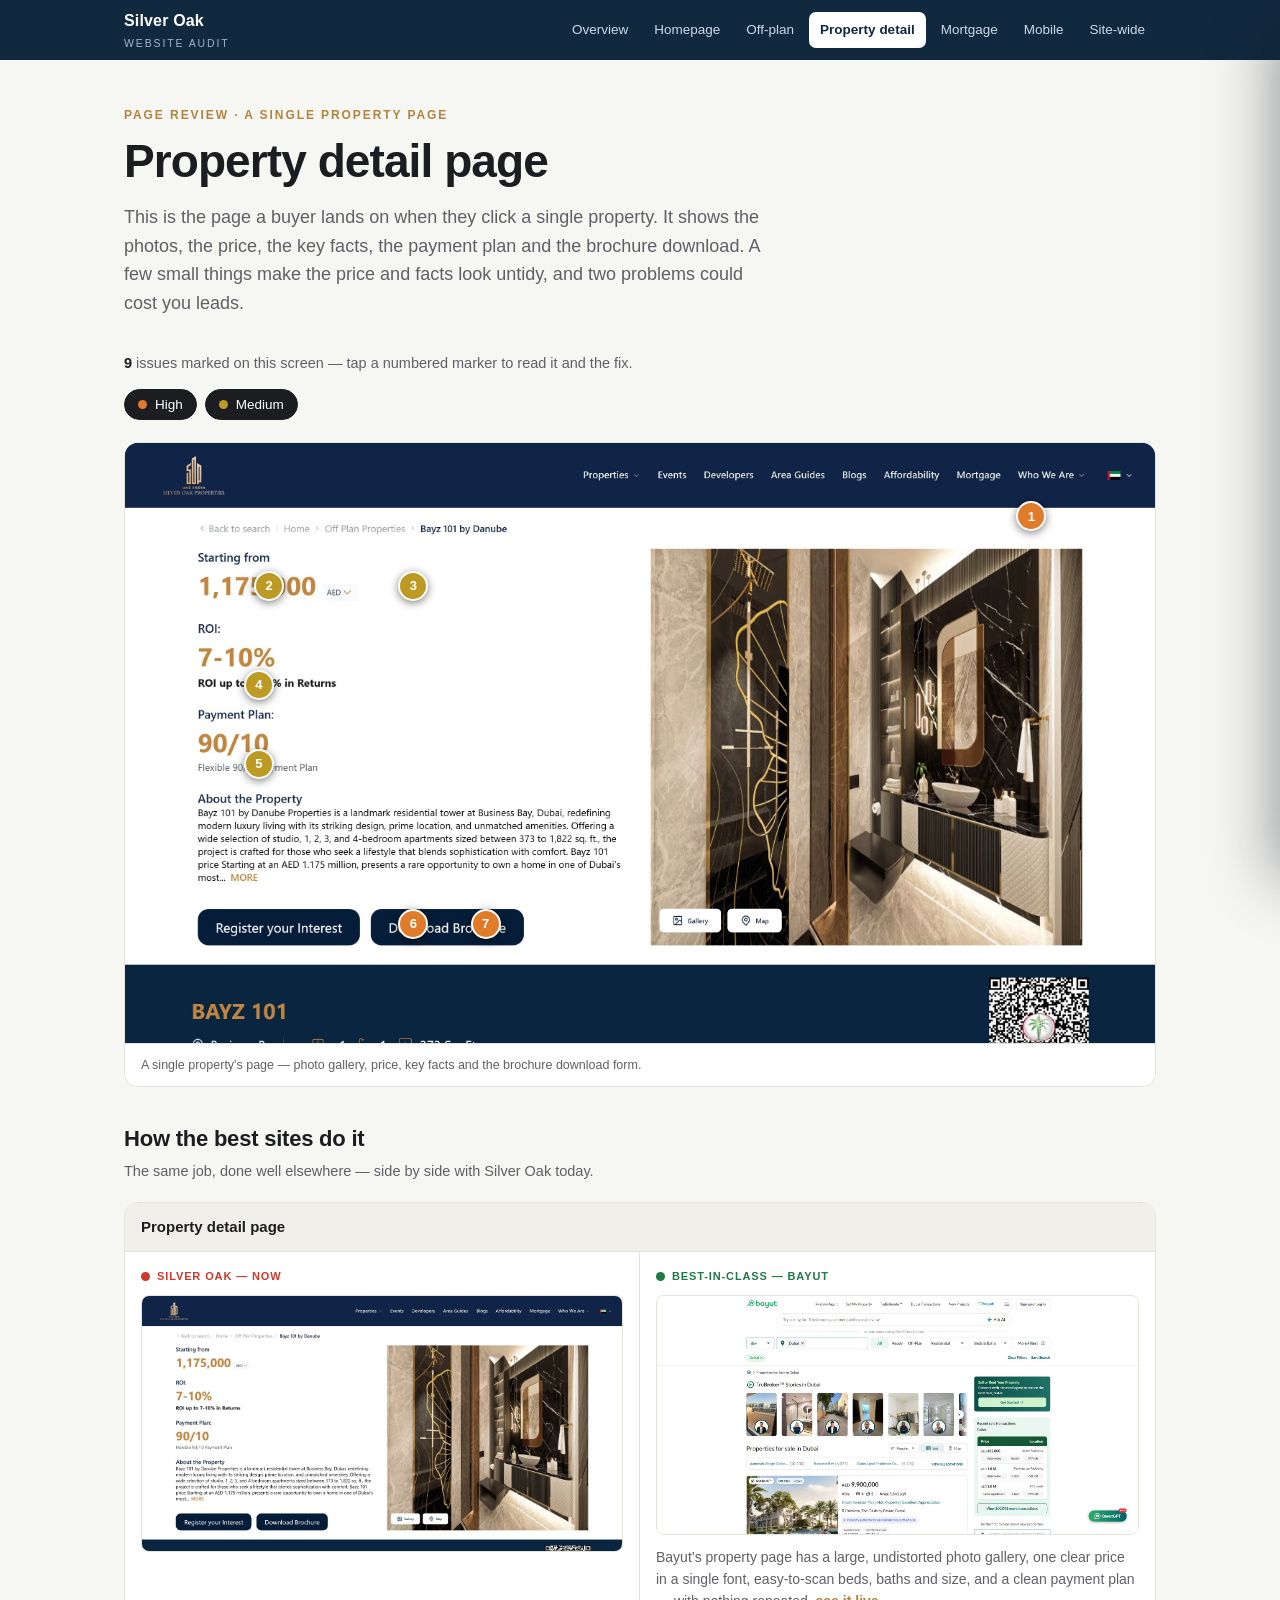
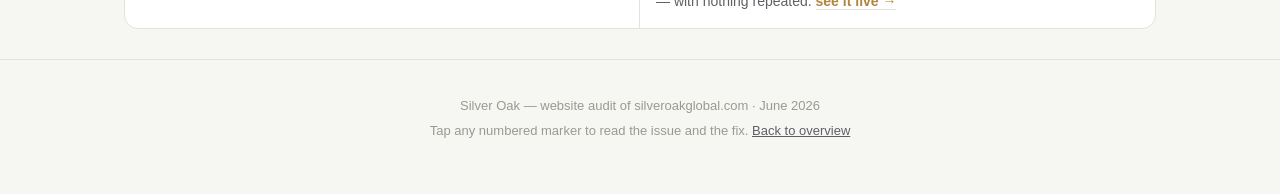
<file: deploy/detail.html>
<!doctype html>
<html lang="en">
<head>
<meta charset="utf-8">
<meta name="viewport" content="width=device-width,initial-scale=1">
<title>Property detail page — Silver Oak Website Audit</title>
<link rel="stylesheet" href="style.css">
</head>
<body>
<div id="app"></div>
<script src="data.js"></script>
<script>window.PAGE = window.AUDIT.detail;</script>
<script src="app.js"></script>
</body>
</html>
</file>
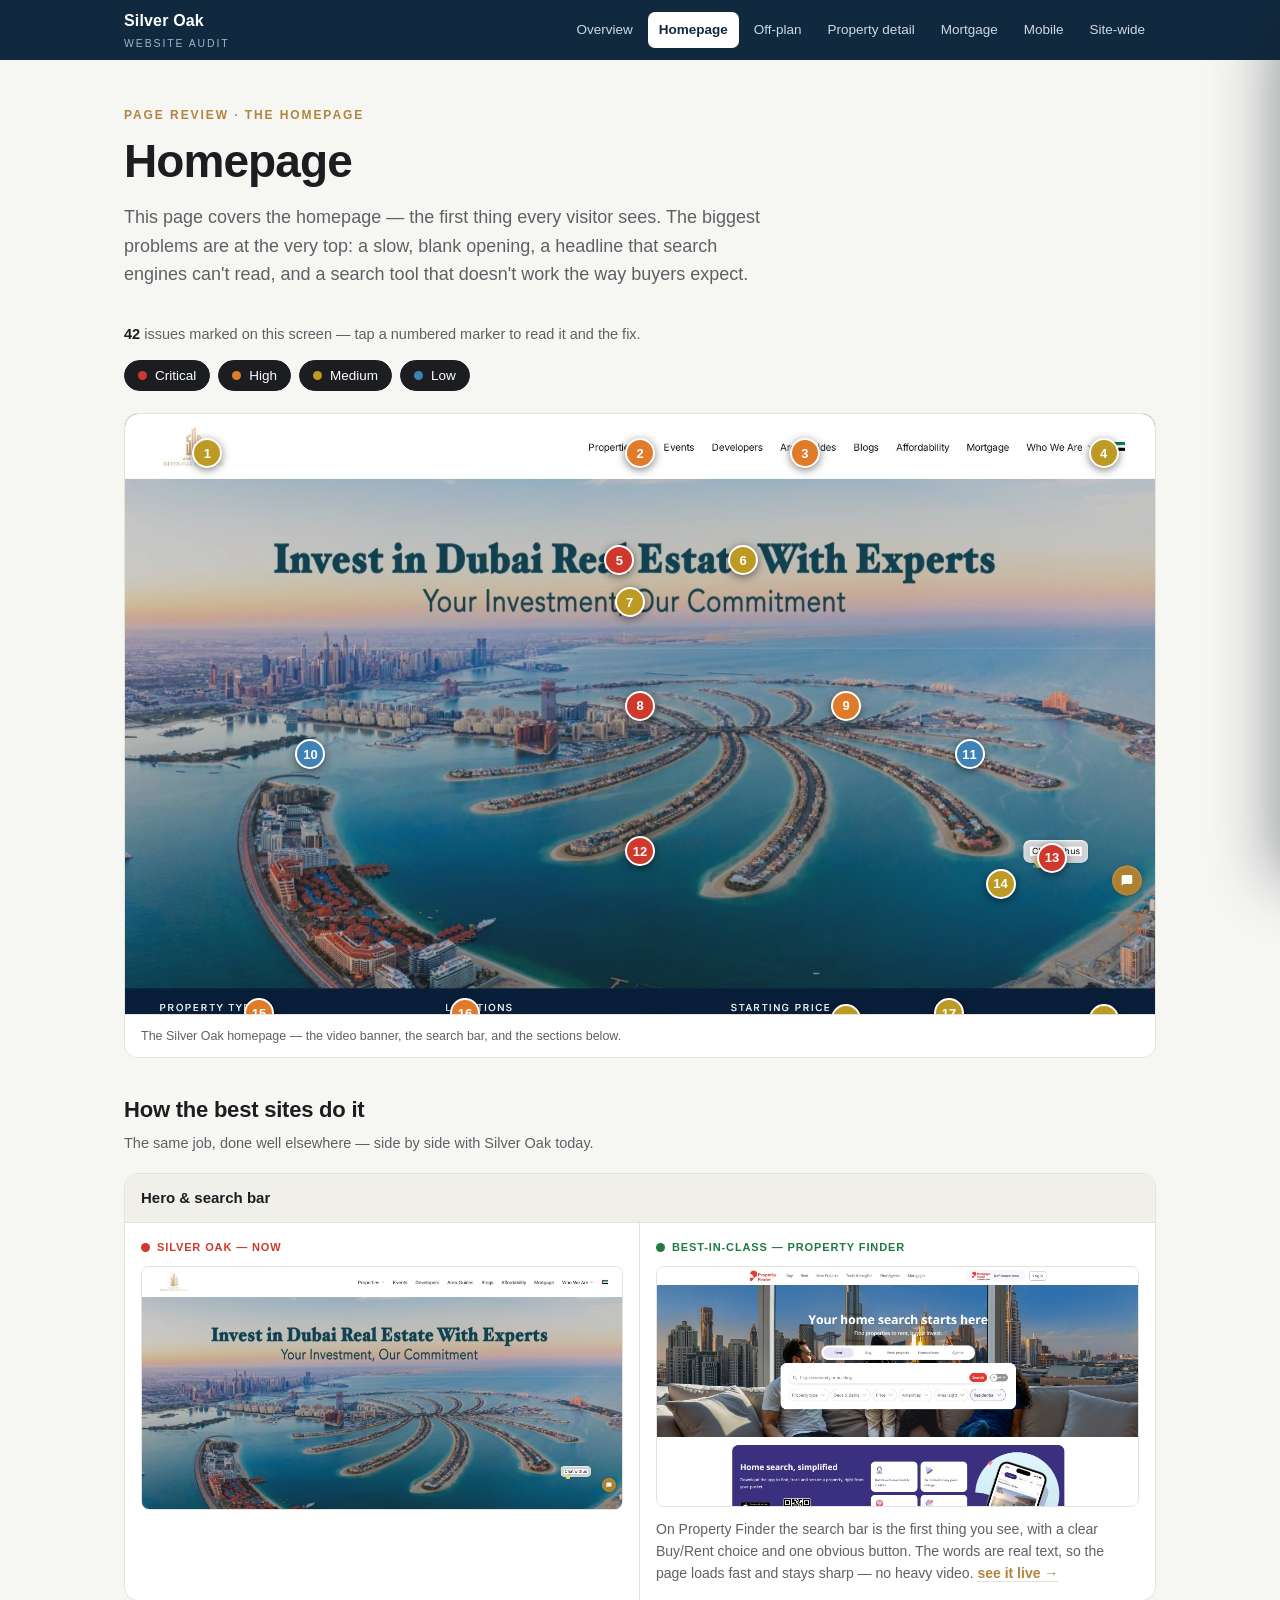
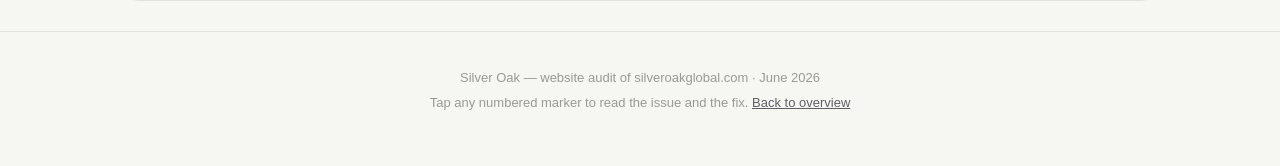
<file: deploy/homepage.html>
<!doctype html>
<html lang="en">
<head>
<meta charset="utf-8">
<meta name="viewport" content="width=device-width,initial-scale=1">
<title>Homepage — Silver Oak Website Audit</title>
<link rel="stylesheet" href="style.css">
</head>
<body>
<div id="app"></div>
<script src="data.js"></script>
<script>window.PAGE = window.AUDIT.homepage;</script>
<script src="app.js"></script>
</body>
</html>
</file>
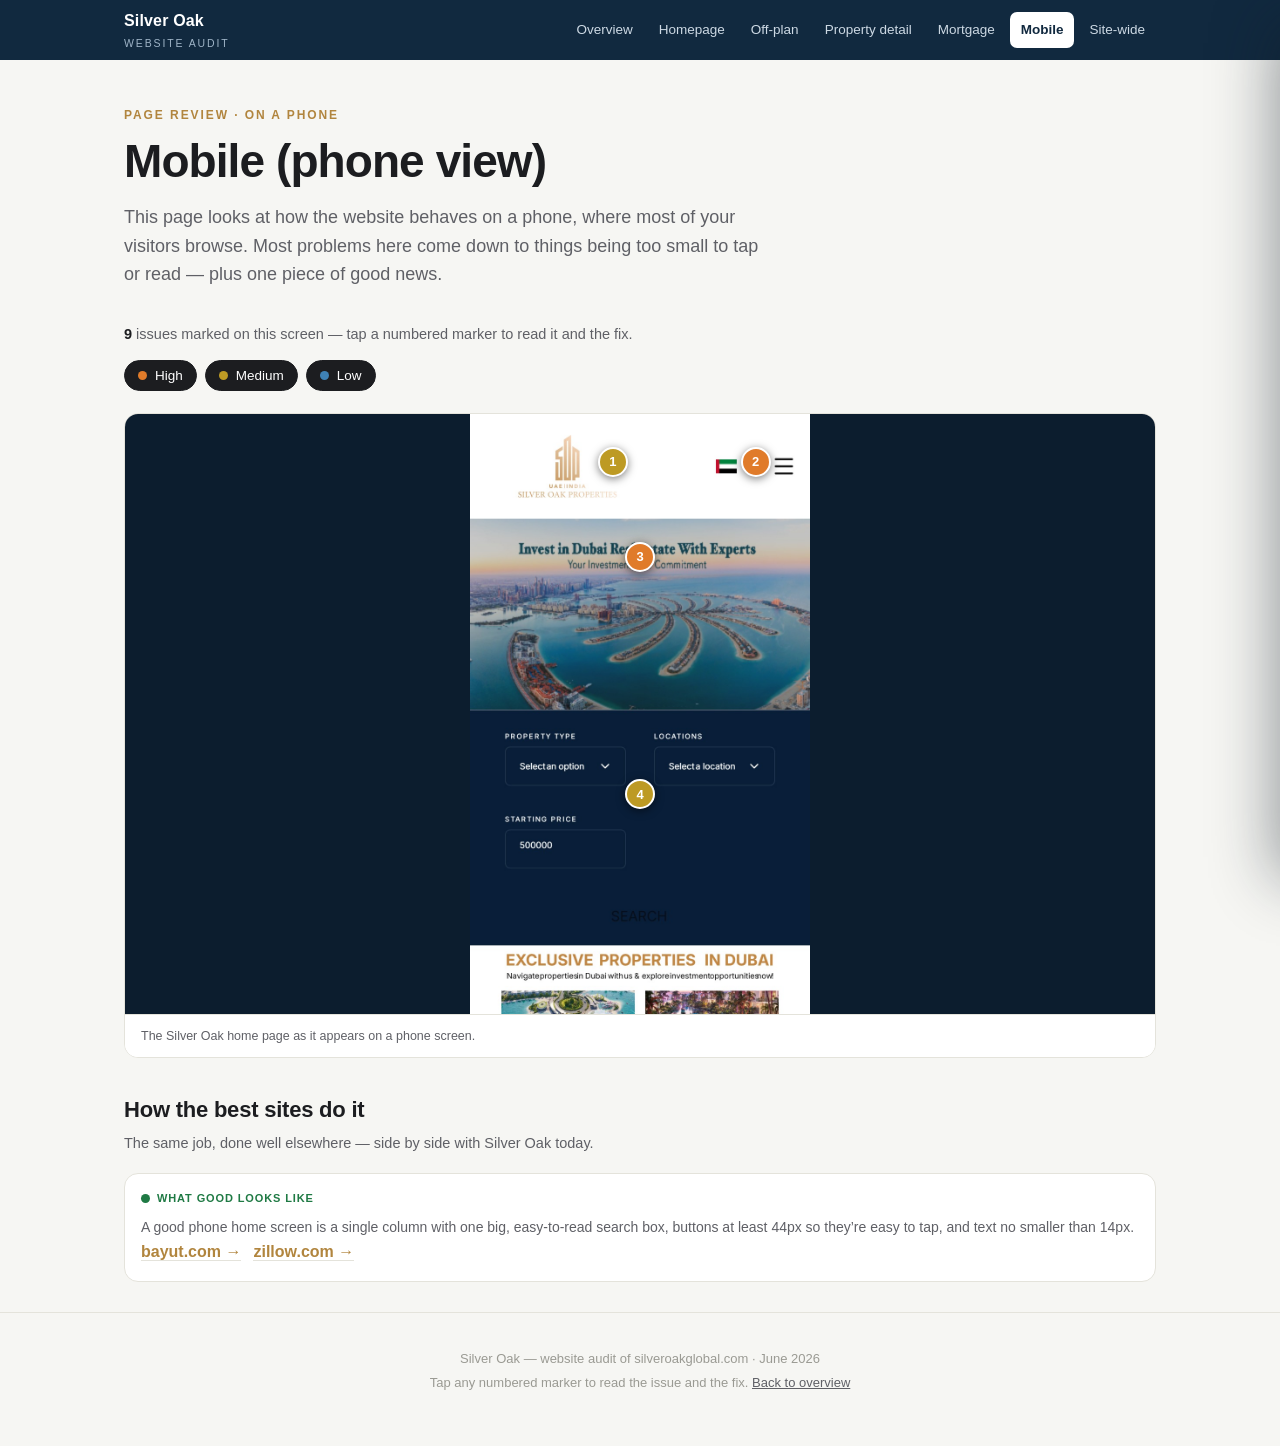
<file: deploy/mobile.html>
<!doctype html>
<html lang="en">
<head>
<meta charset="utf-8">
<meta name="viewport" content="width=device-width,initial-scale=1">
<title>Mobile — Silver Oak Website Audit</title>
<link rel="stylesheet" href="style.css">
</head>
<body>
<div id="app"></div>
<script src="data.js"></script>
<script>window.PAGE = window.AUDIT.mobile;</script>
<script src="app.js"></script>
</body>
</html>
</file>
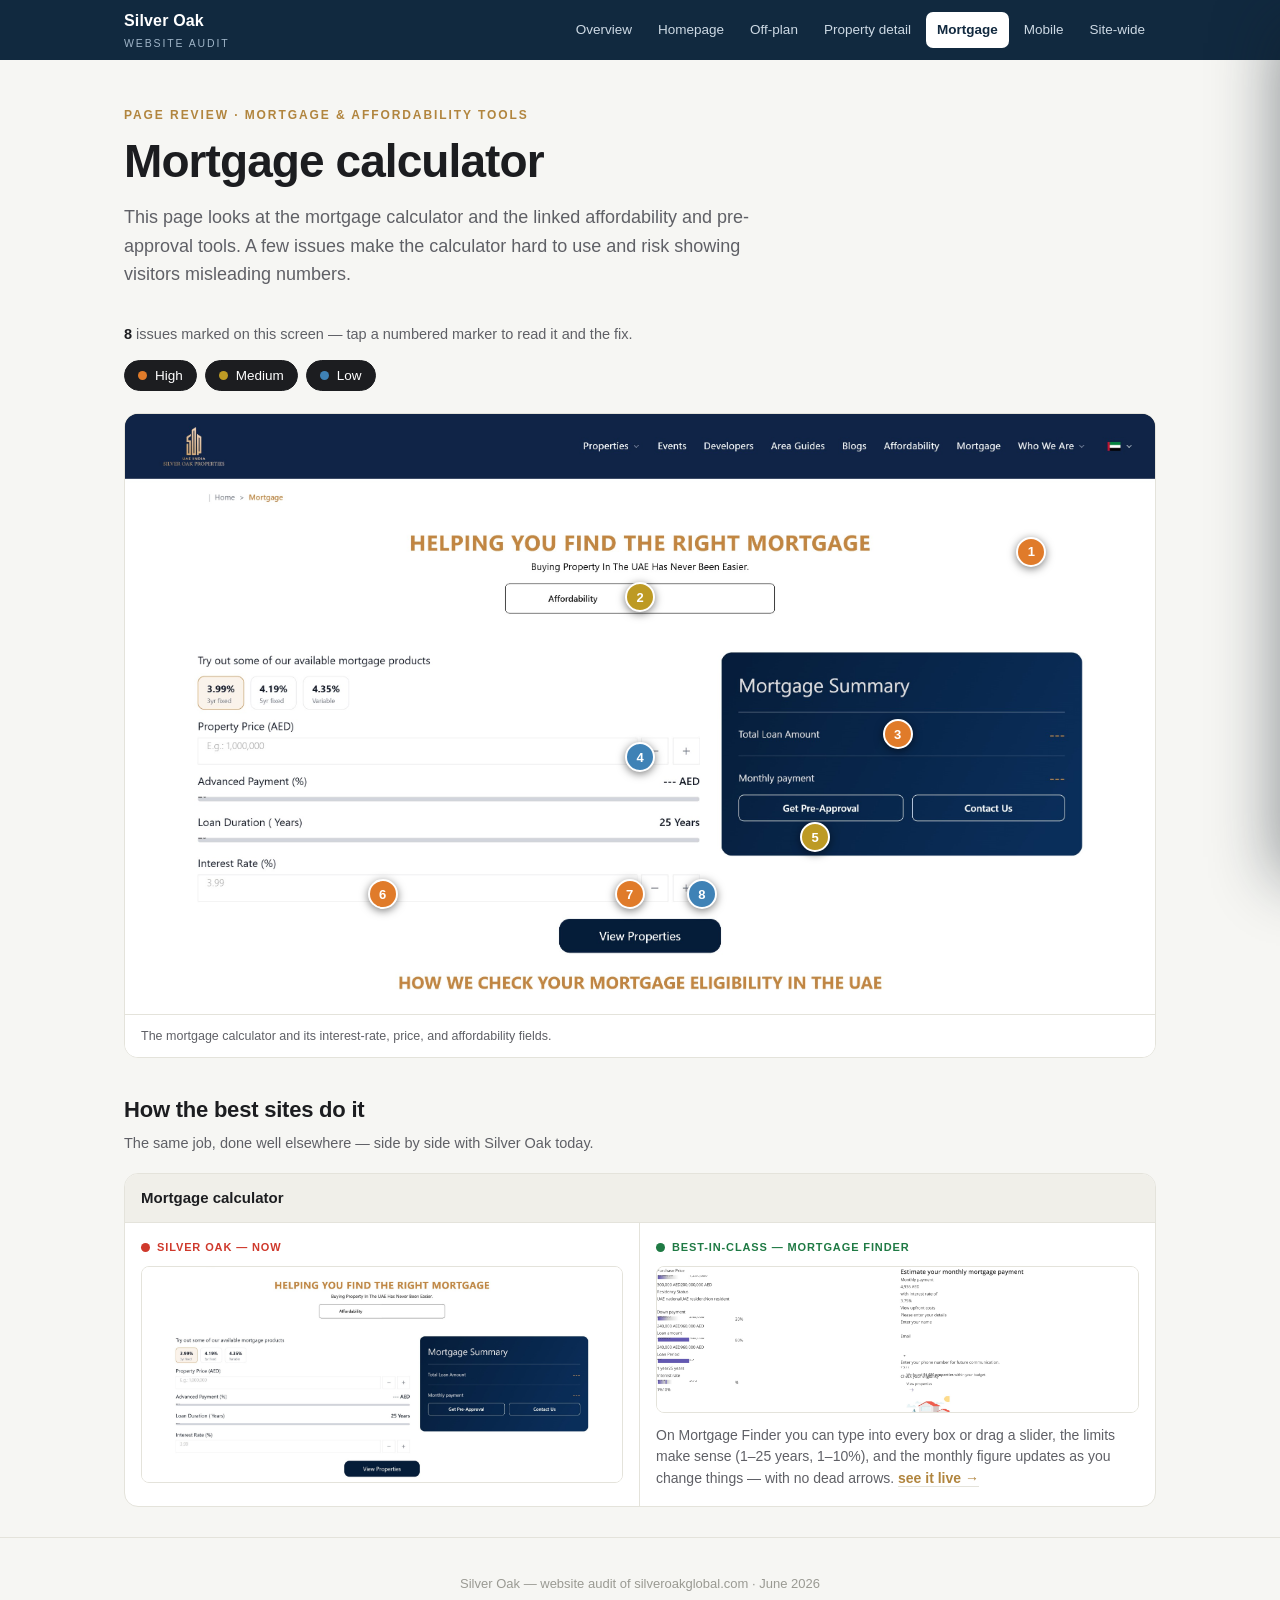
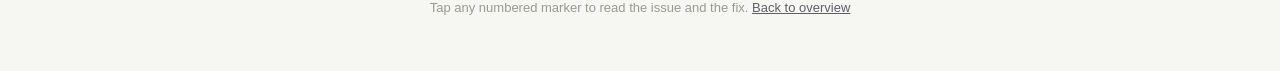
<file: deploy/mortgage.html>
<!doctype html>
<html lang="en">
<head>
<meta charset="utf-8">
<meta name="viewport" content="width=device-width,initial-scale=1">
<title>Mortgage calculator — Silver Oak Website Audit</title>
<link rel="stylesheet" href="style.css">
</head>
<body>
<div id="app"></div>
<script src="data.js"></script>
<script>window.PAGE = window.AUDIT.mortgage;</script>
<script src="app.js"></script>
</body>
</html>
</file>
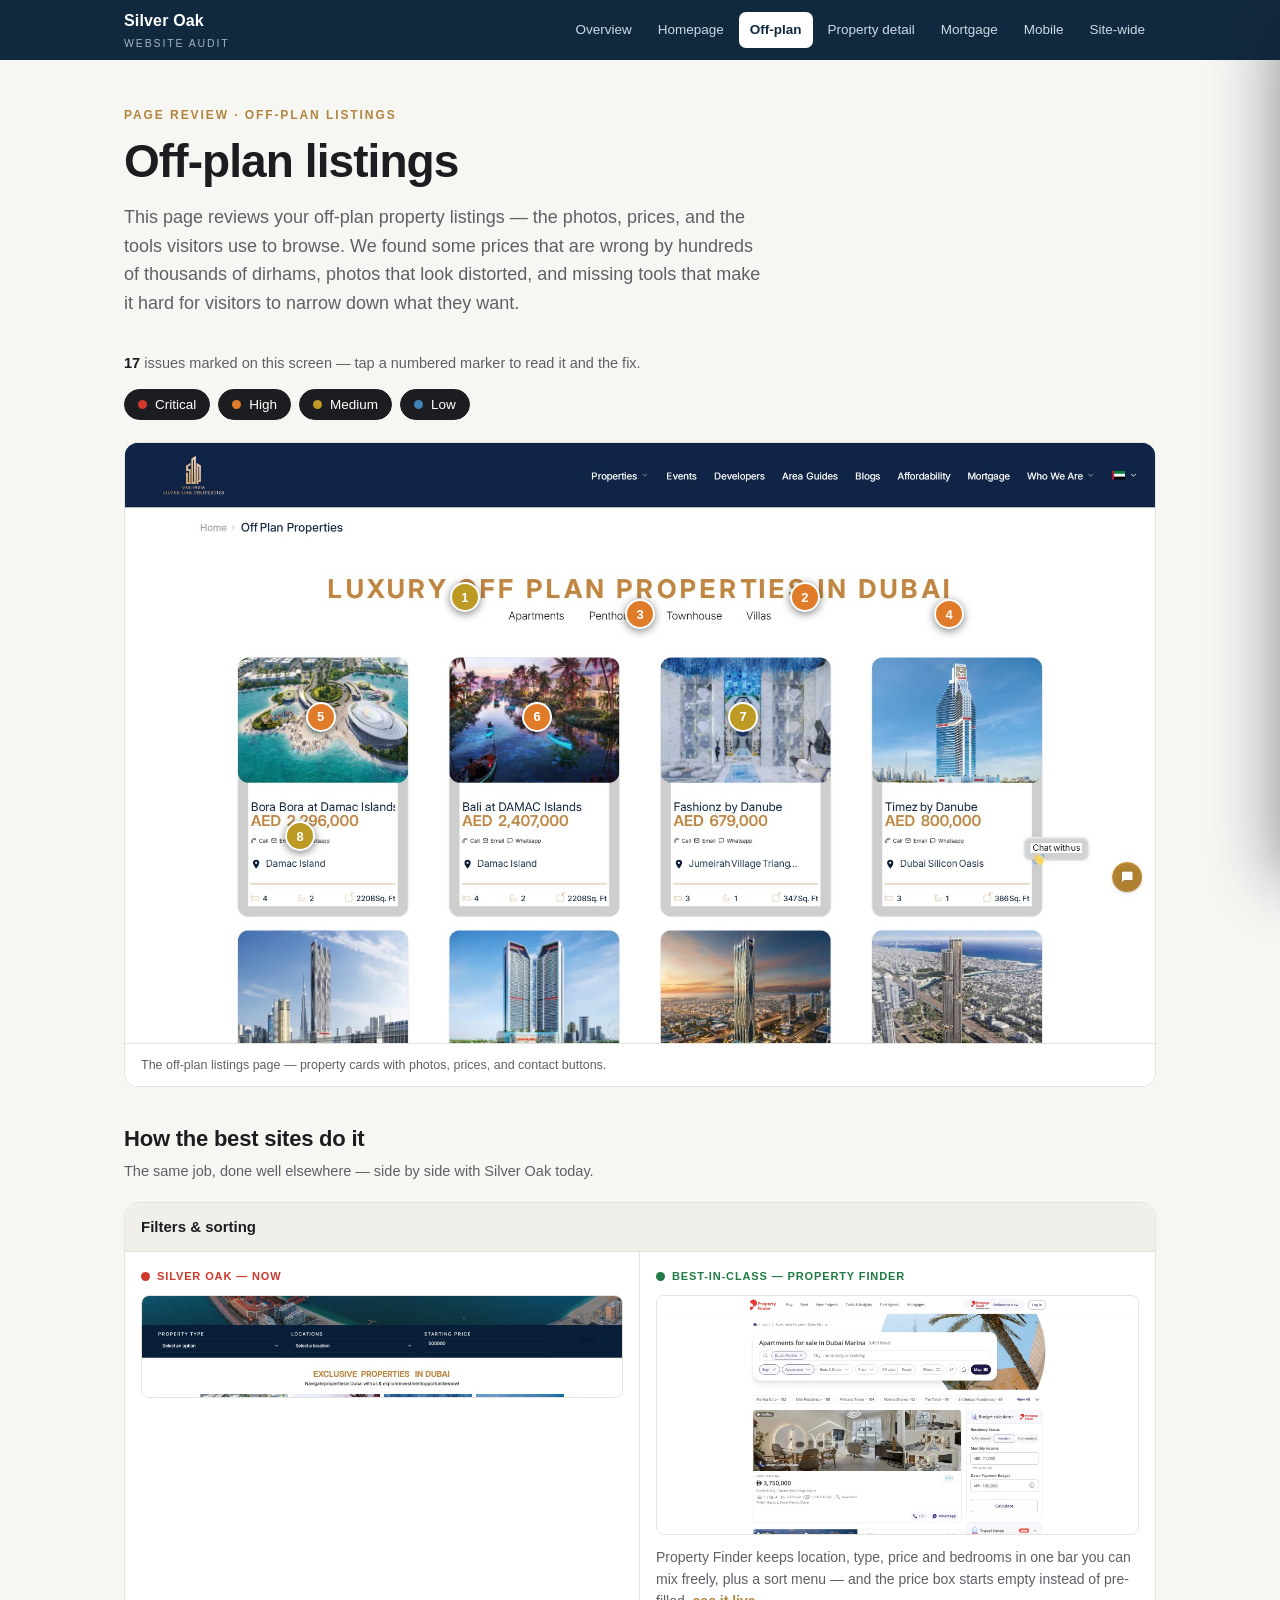
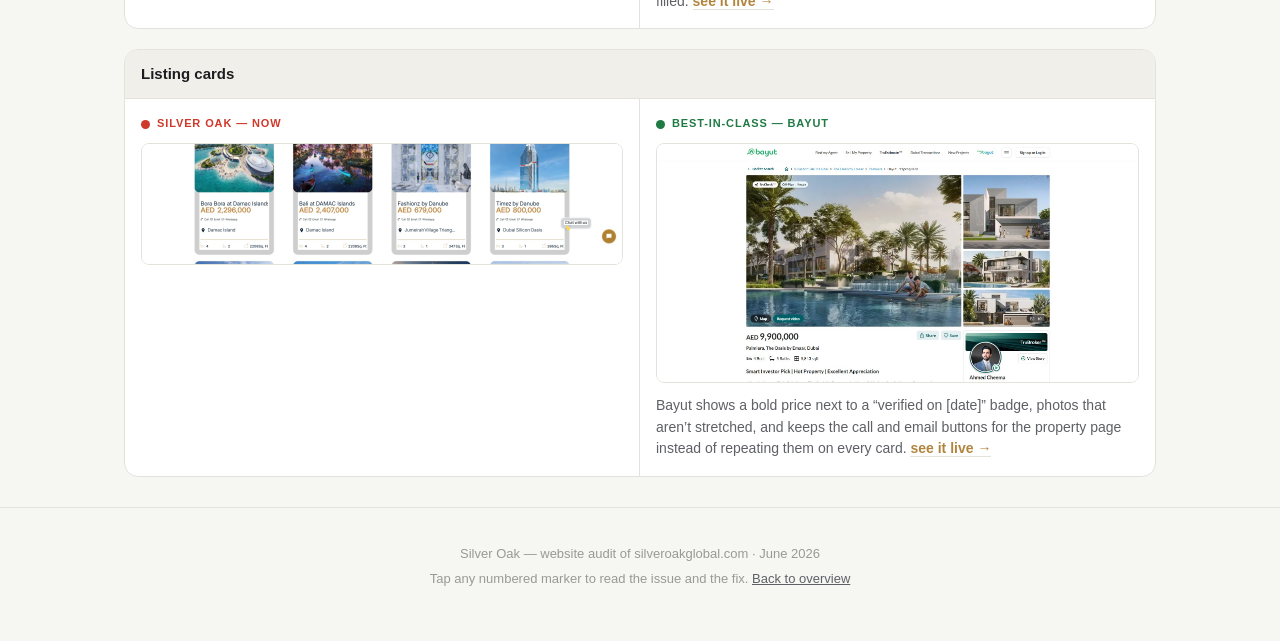
<file: deploy/offplan.html>
<!doctype html>
<html lang="en">
<head>
<meta charset="utf-8">
<meta name="viewport" content="width=device-width,initial-scale=1">
<title>Off-plan listings — Silver Oak Website Audit</title>
<link rel="stylesheet" href="style.css">
</head>
<body>
<div id="app"></div>
<script src="data.js"></script>
<script>window.PAGE = window.AUDIT.offplan;</script>
<script src="app.js"></script>
</body>
</html>
</file>
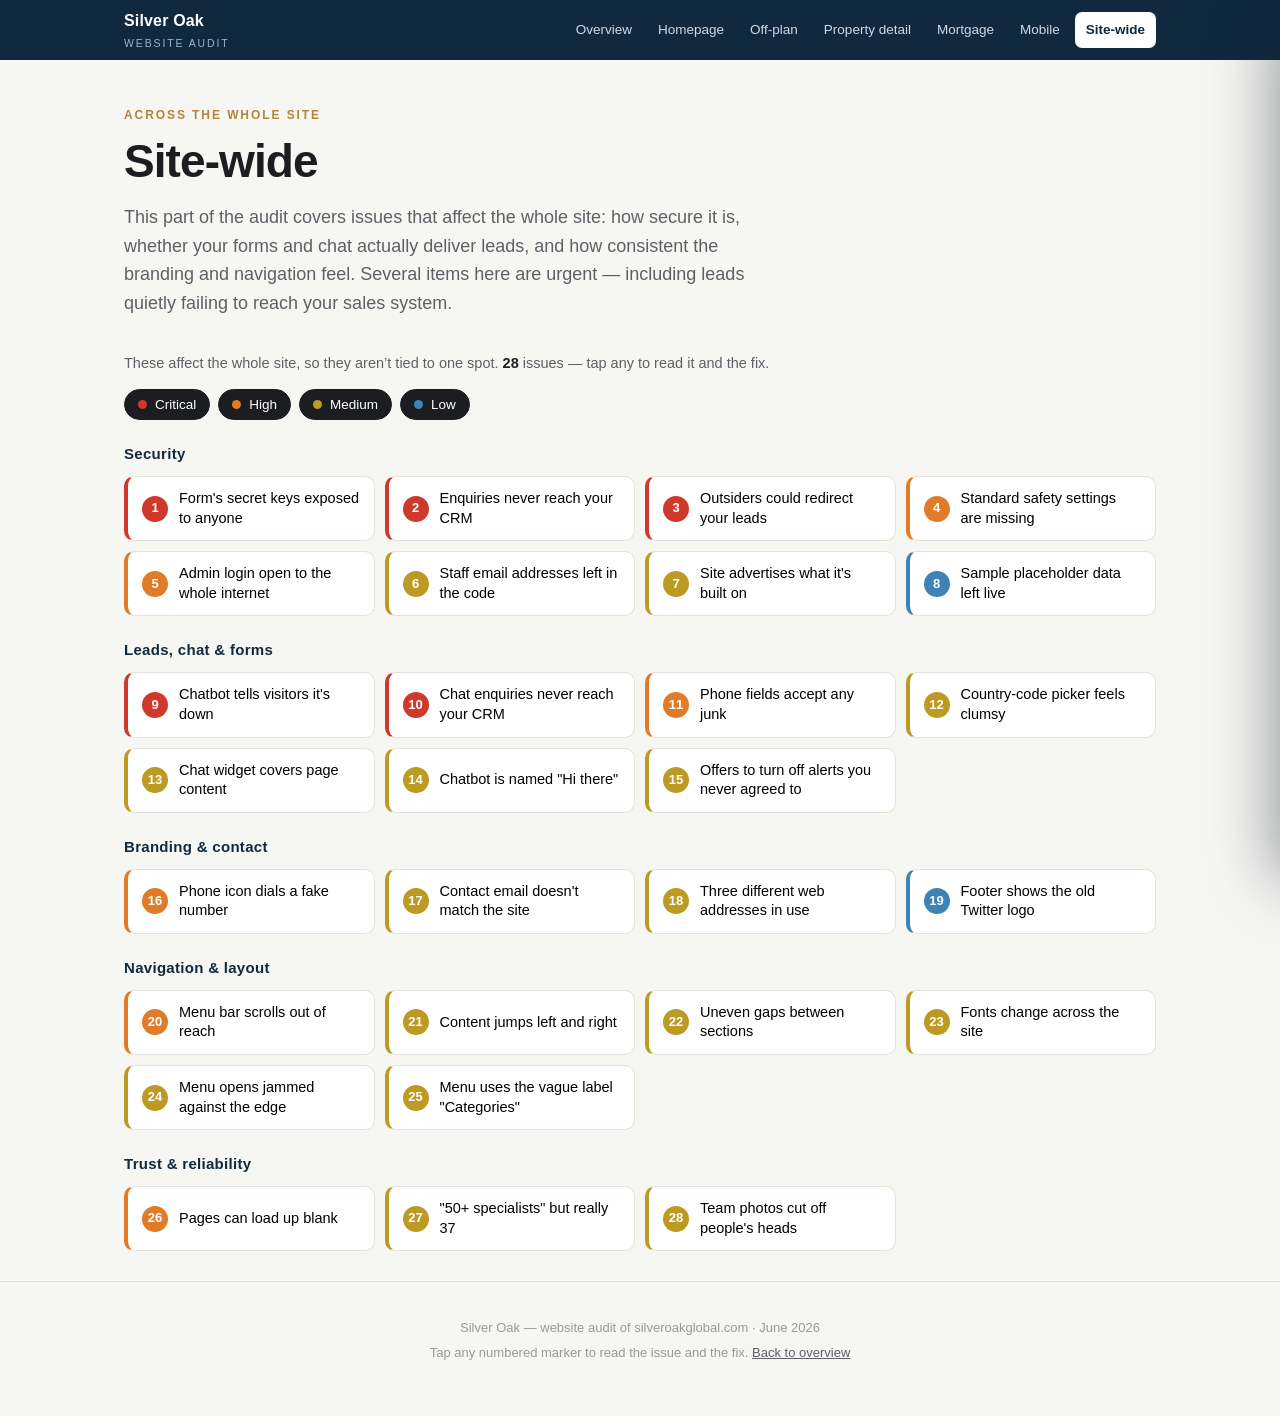
<file: deploy/sitewide.html>
<!doctype html>
<html lang="en">
<head>
<meta charset="utf-8">
<meta name="viewport" content="width=device-width,initial-scale=1">
<title>Site-wide — Silver Oak Website Audit</title>
<link rel="stylesheet" href="style.css">
</head>
<body>
<div id="app"></div>
<script src="data.js"></script>
<script>window.PAGE = window.AUDIT.sitewide;</script>
<script src="app.js"></script>
</body>
</html>
</file>
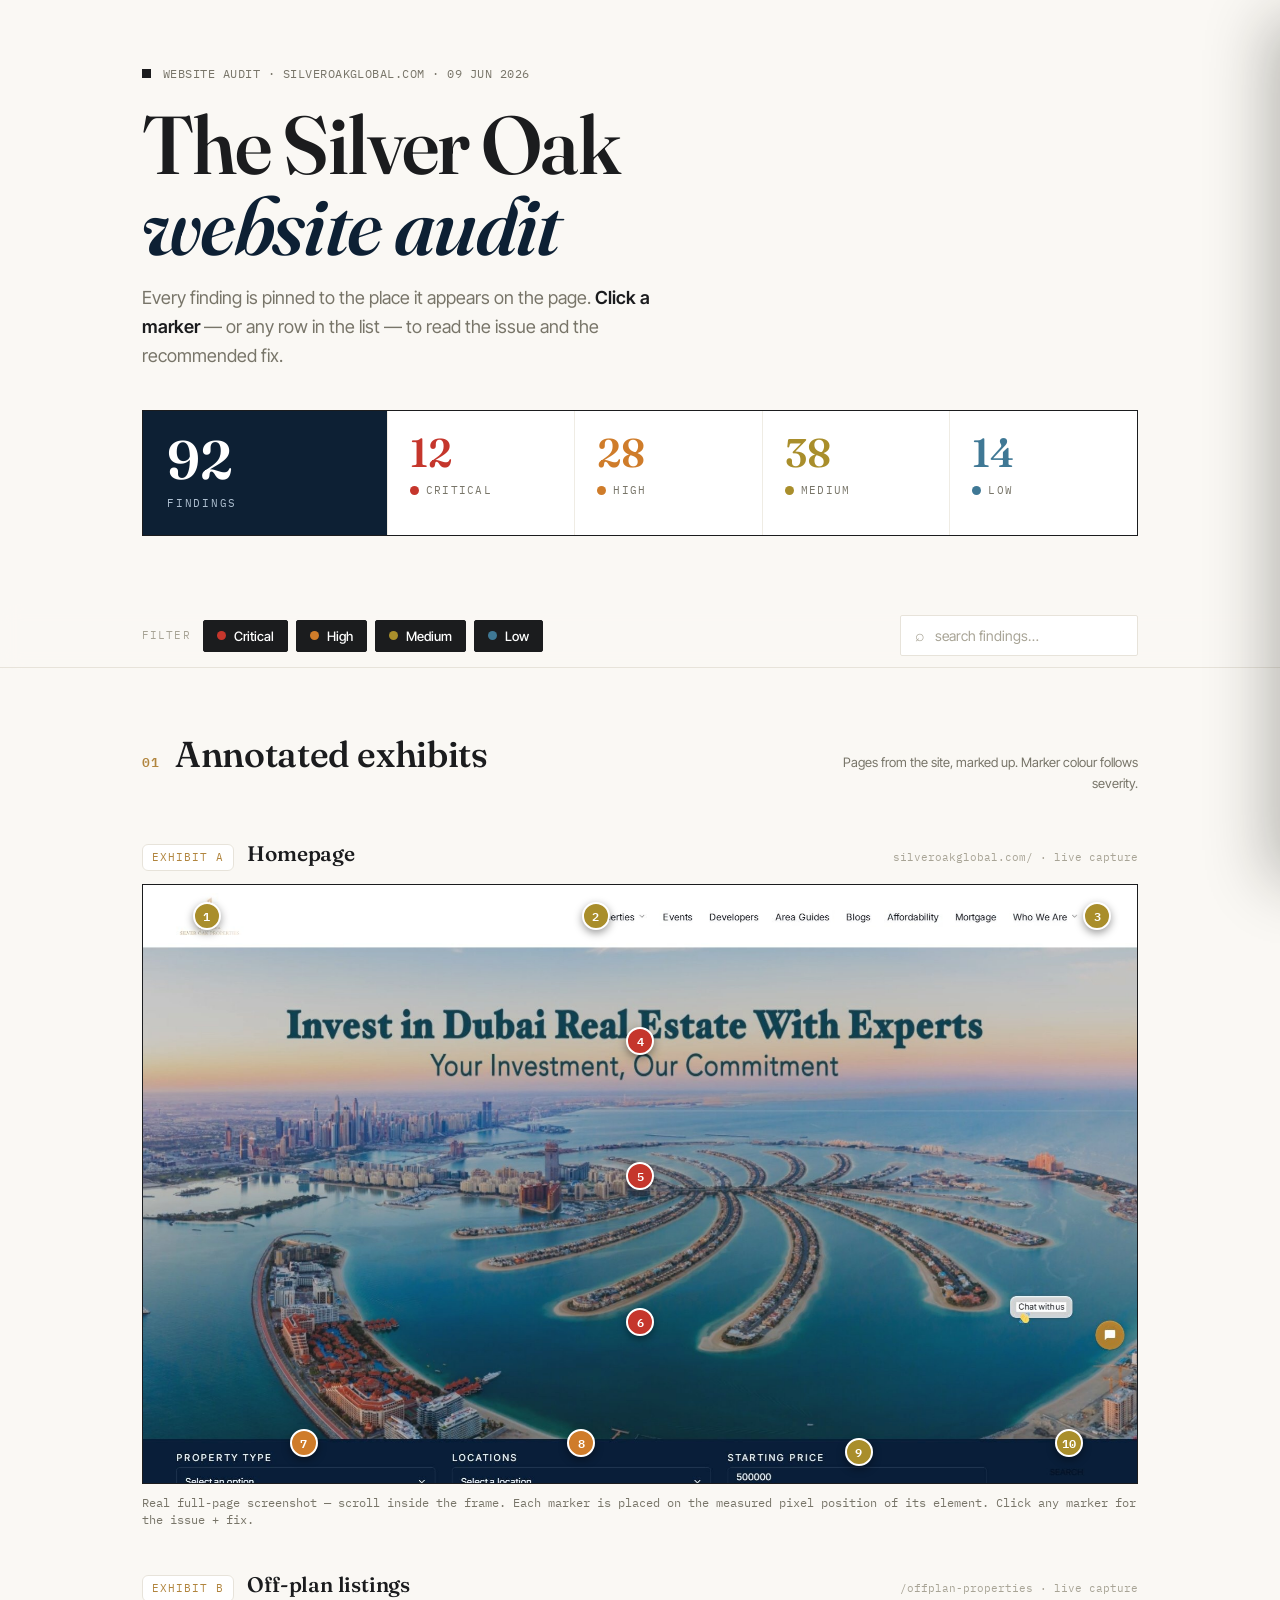
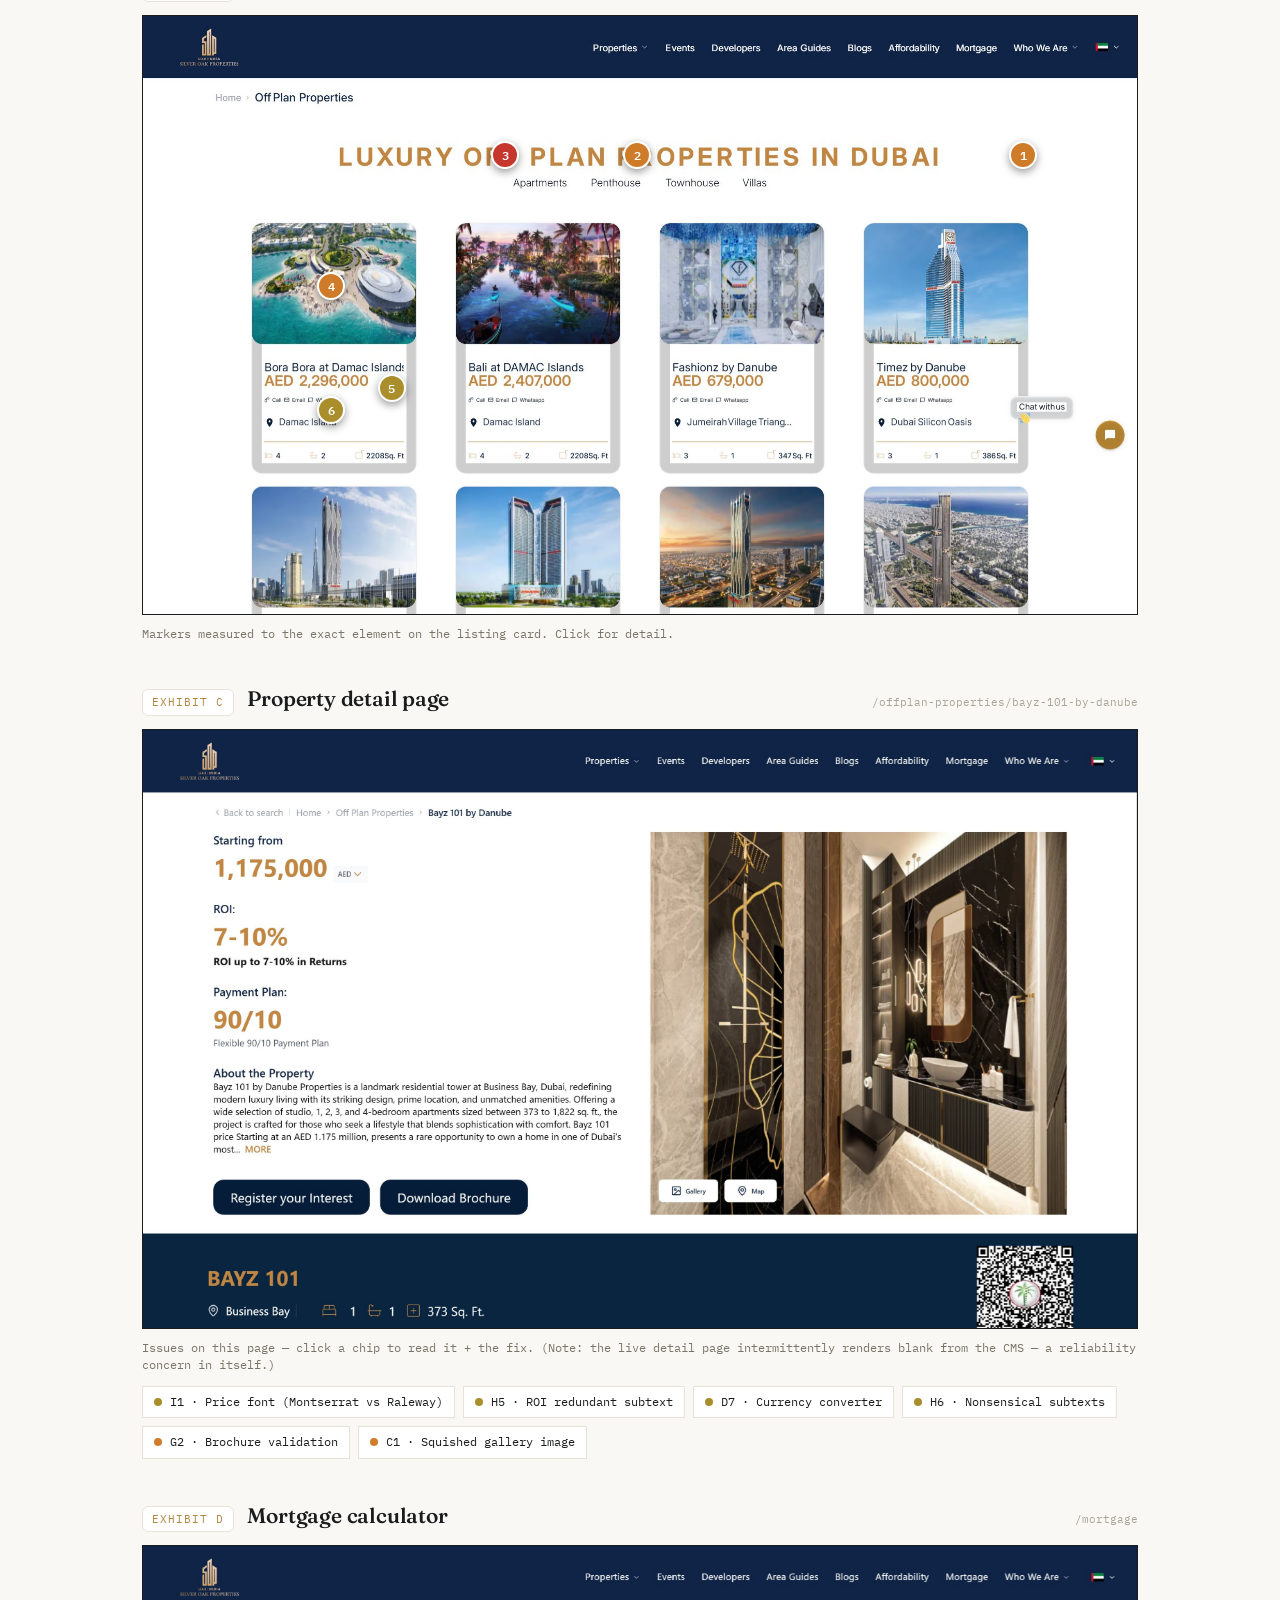
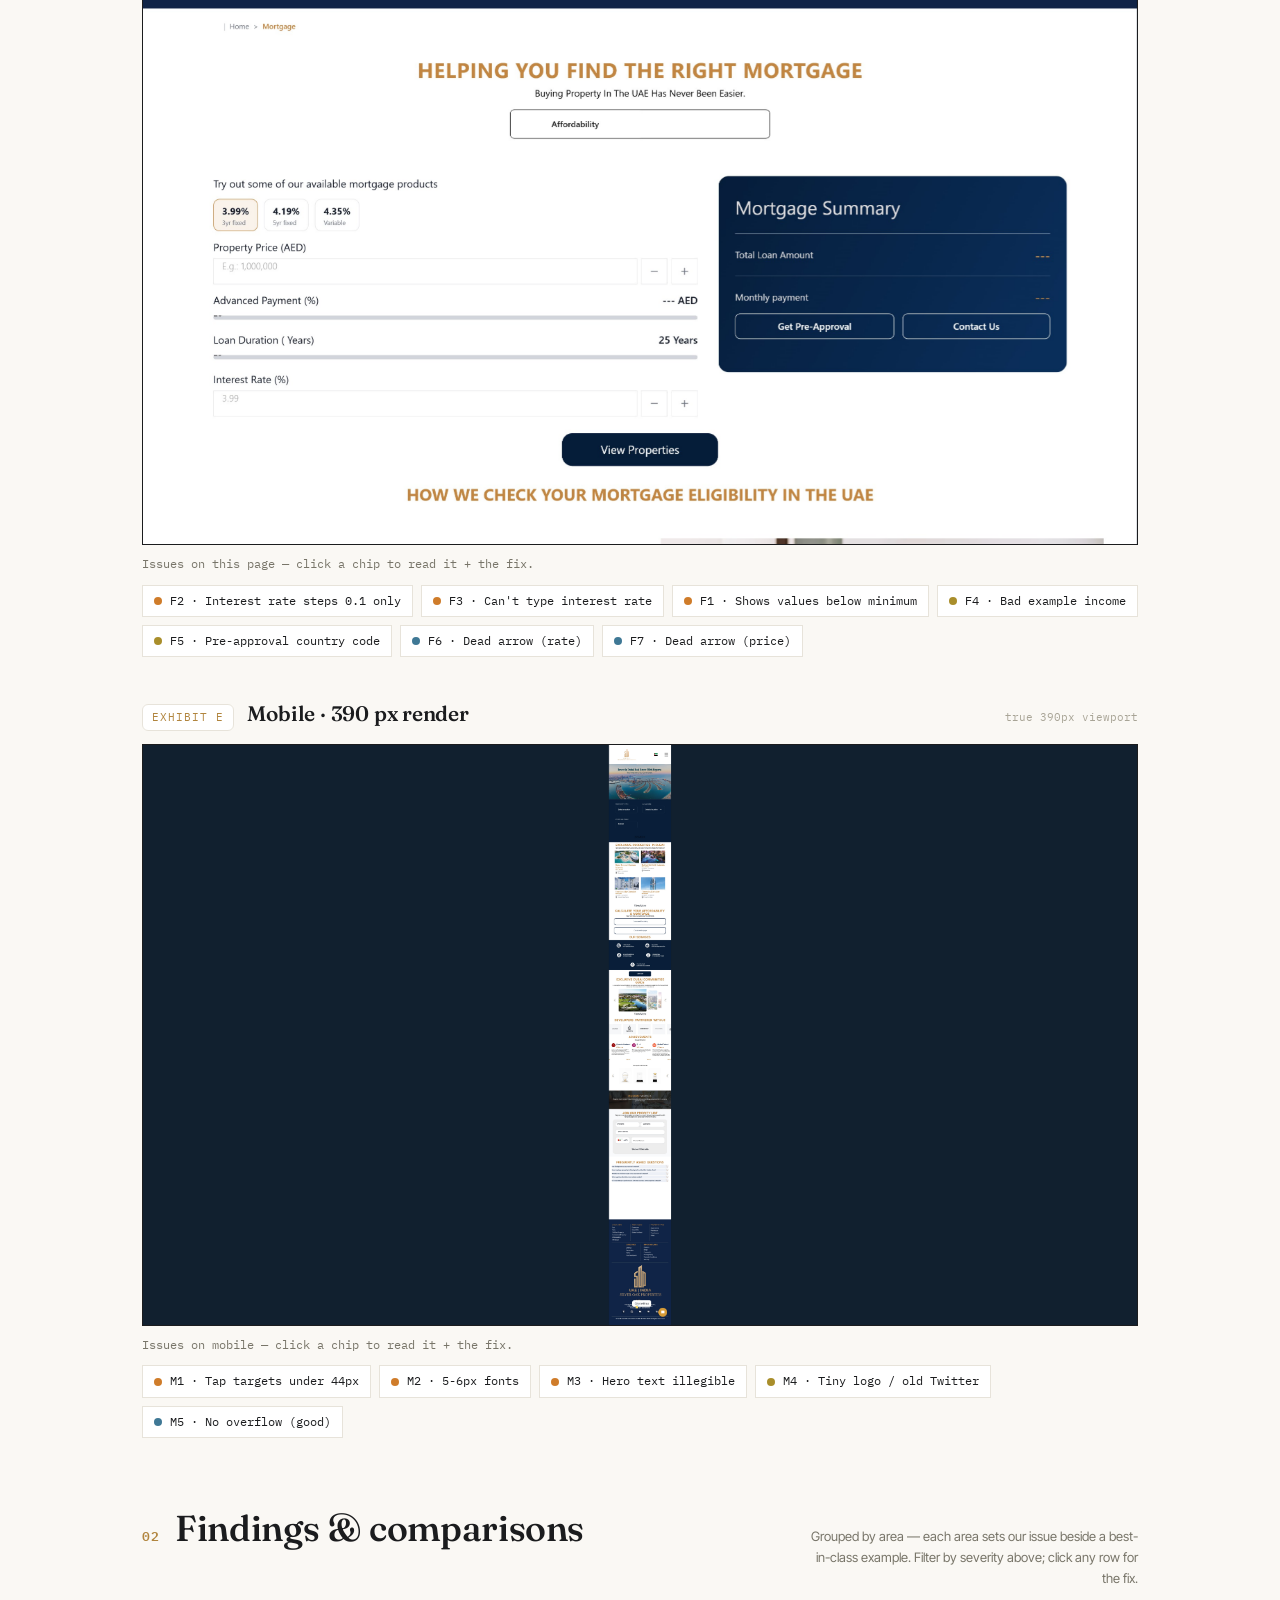
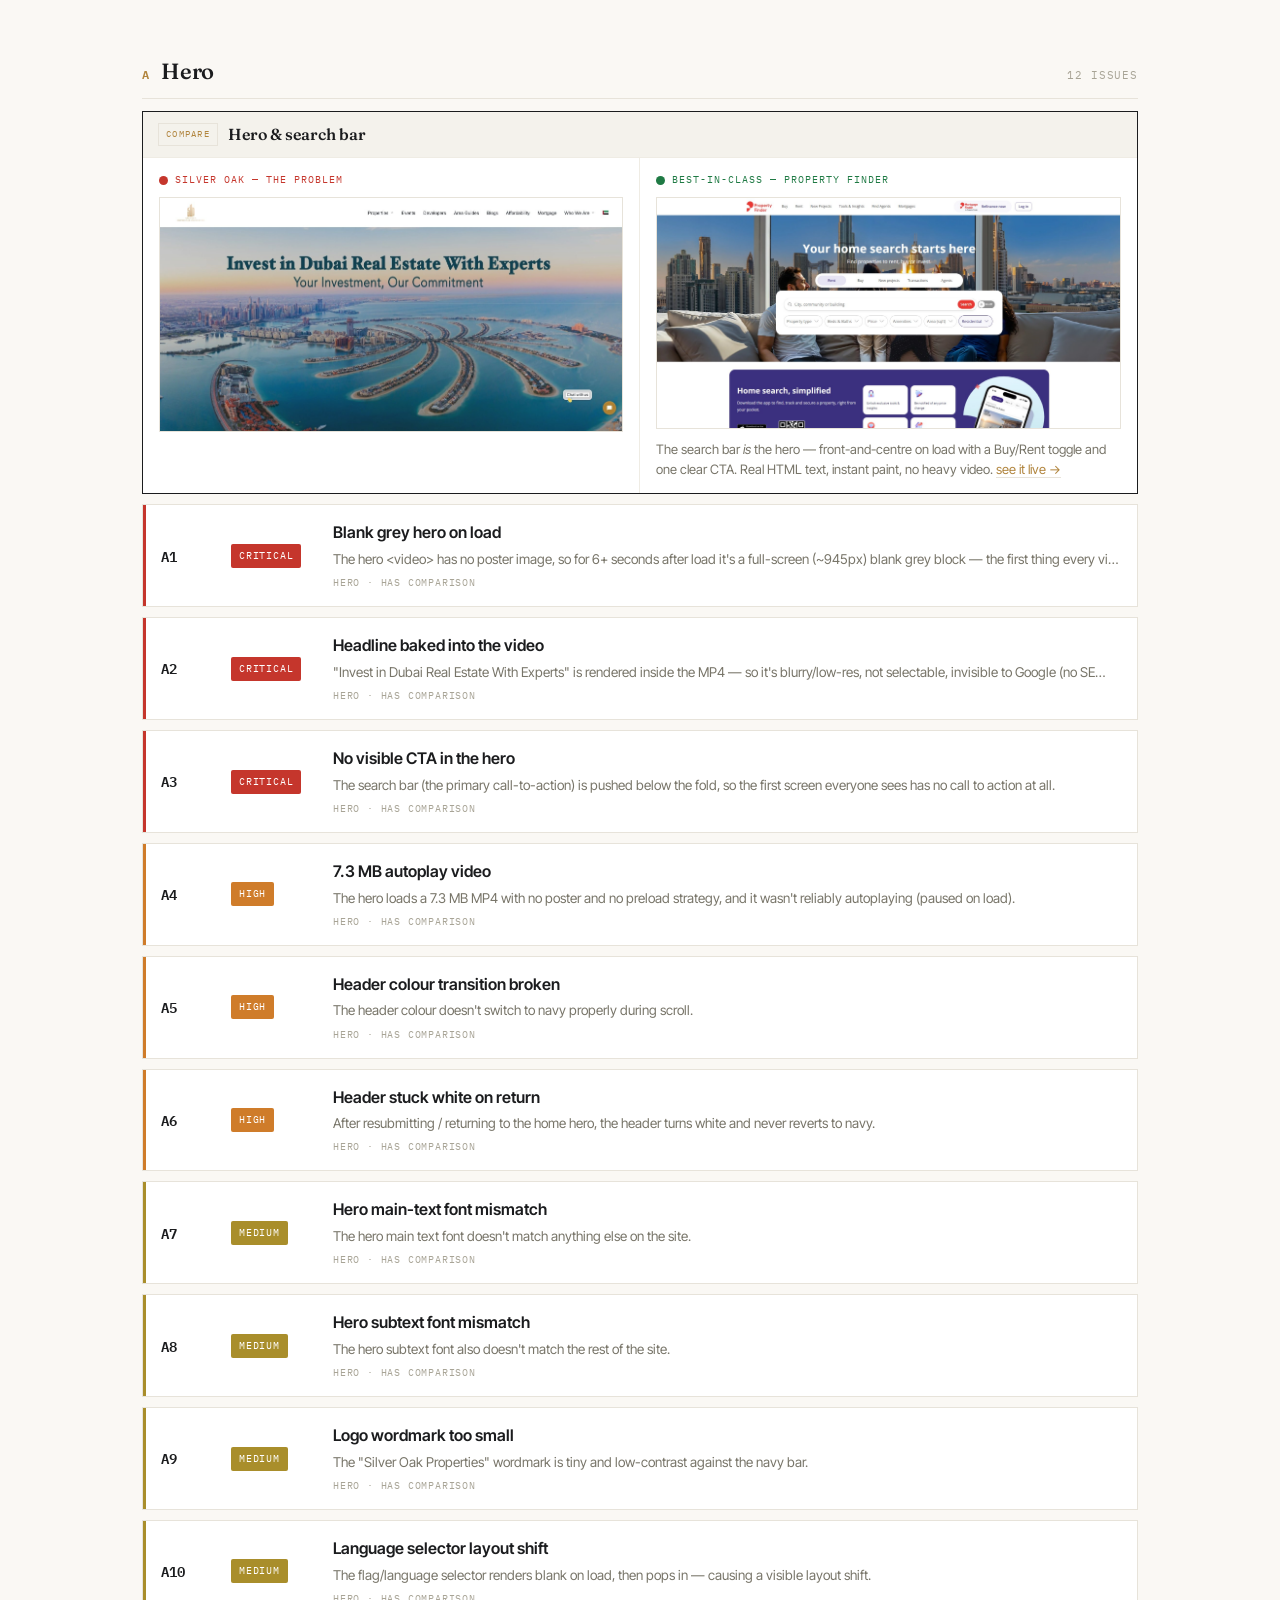
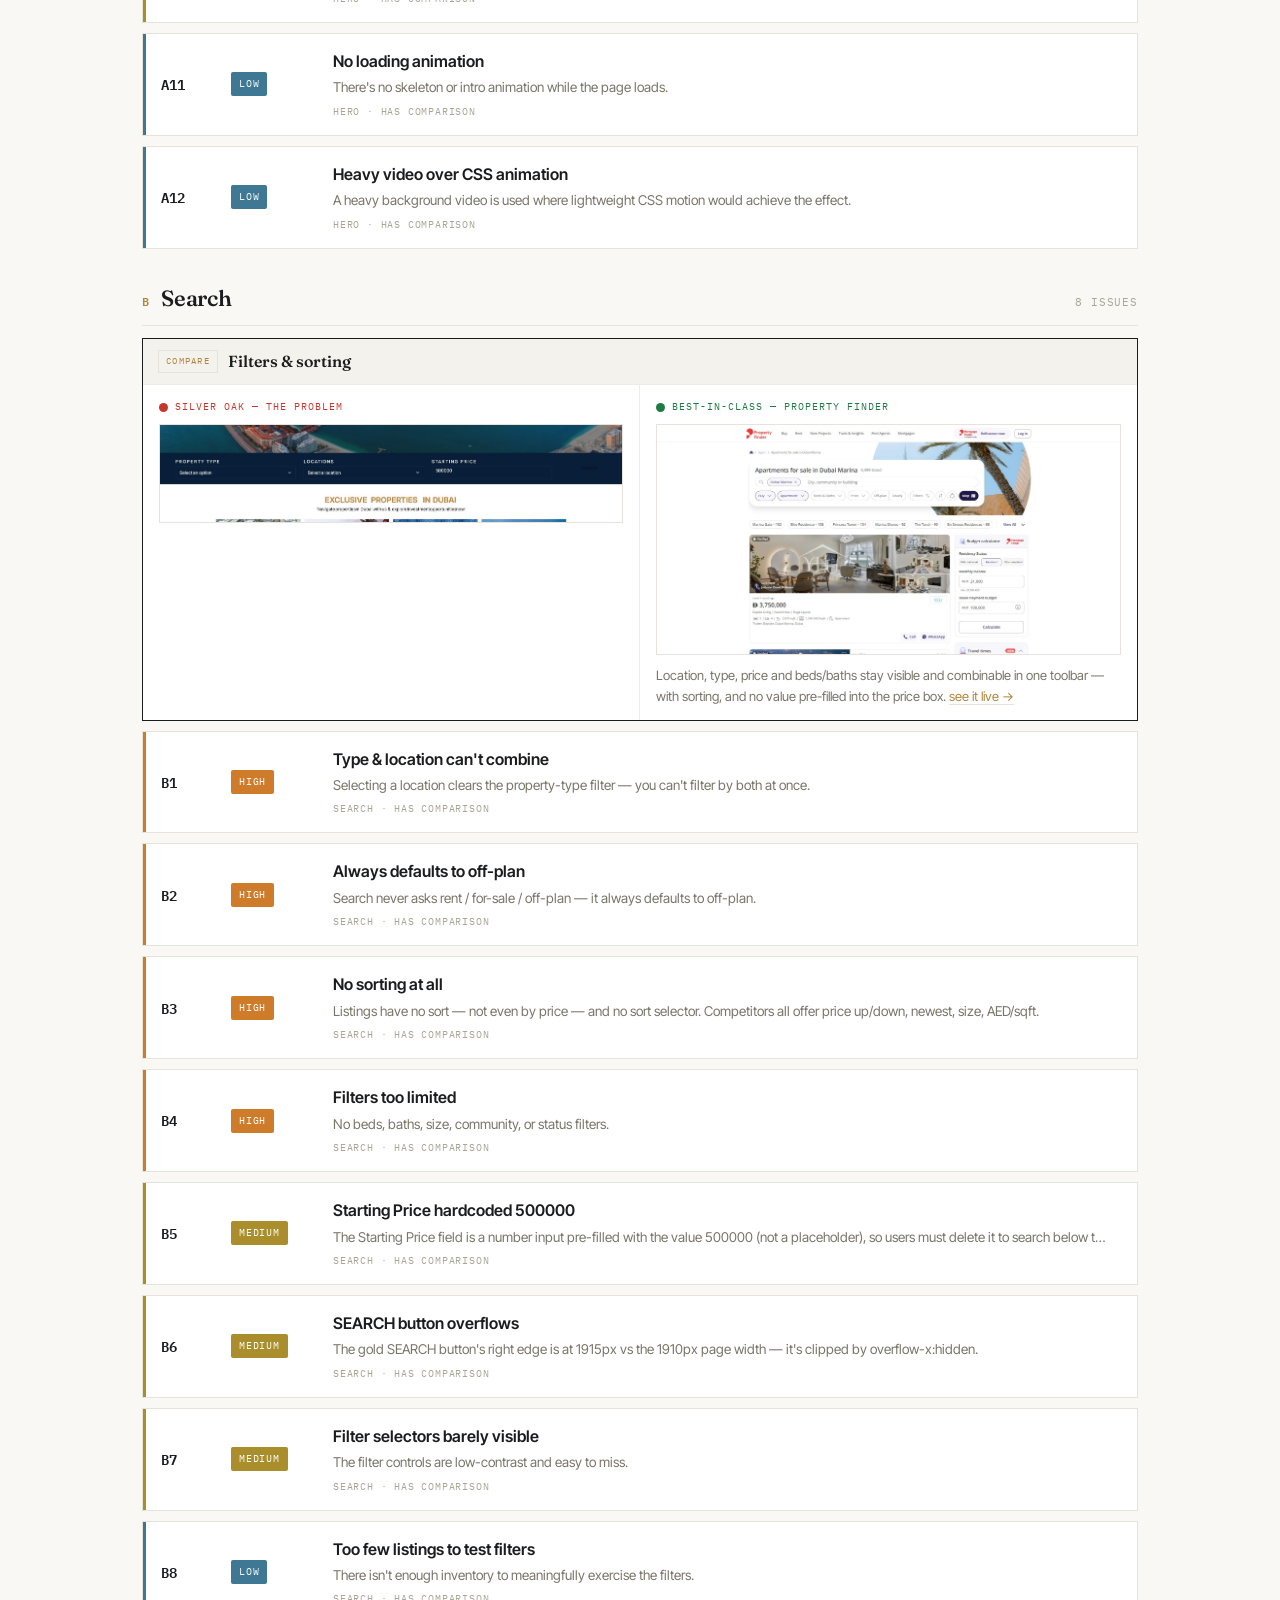
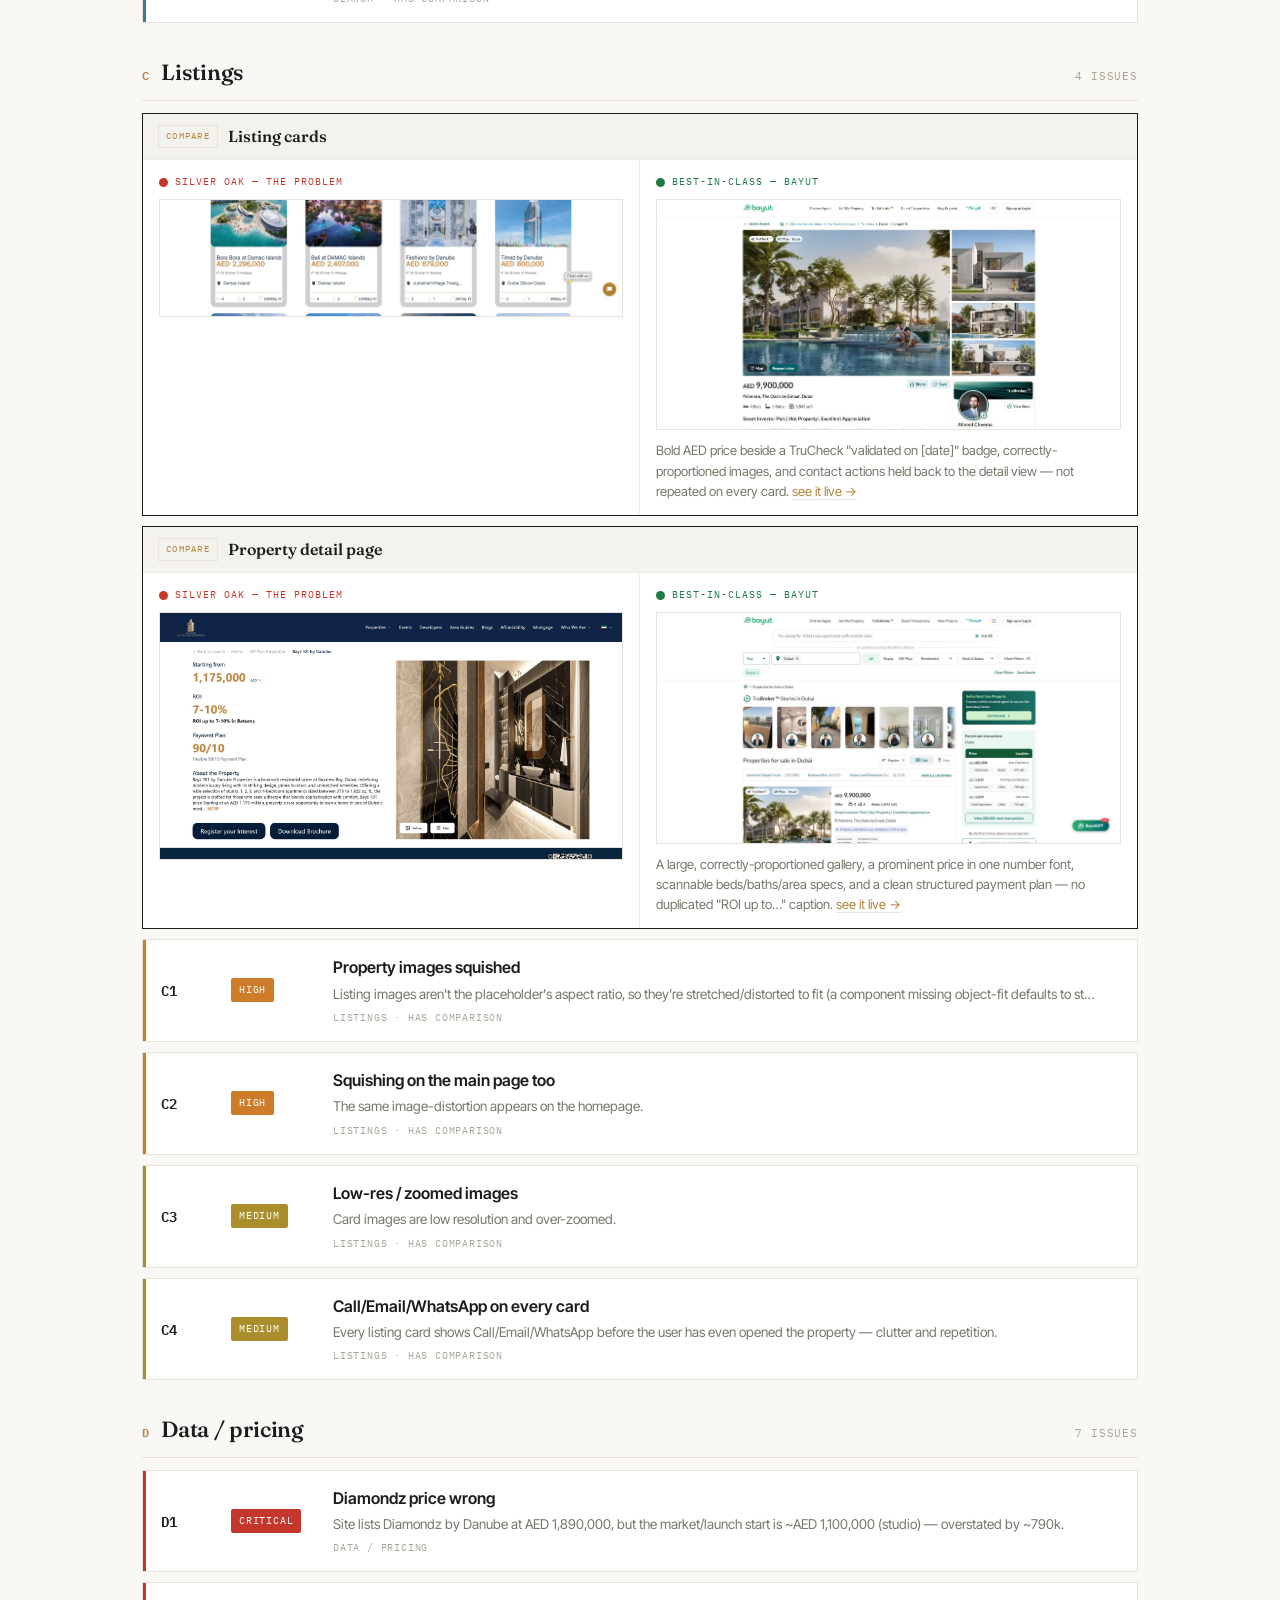
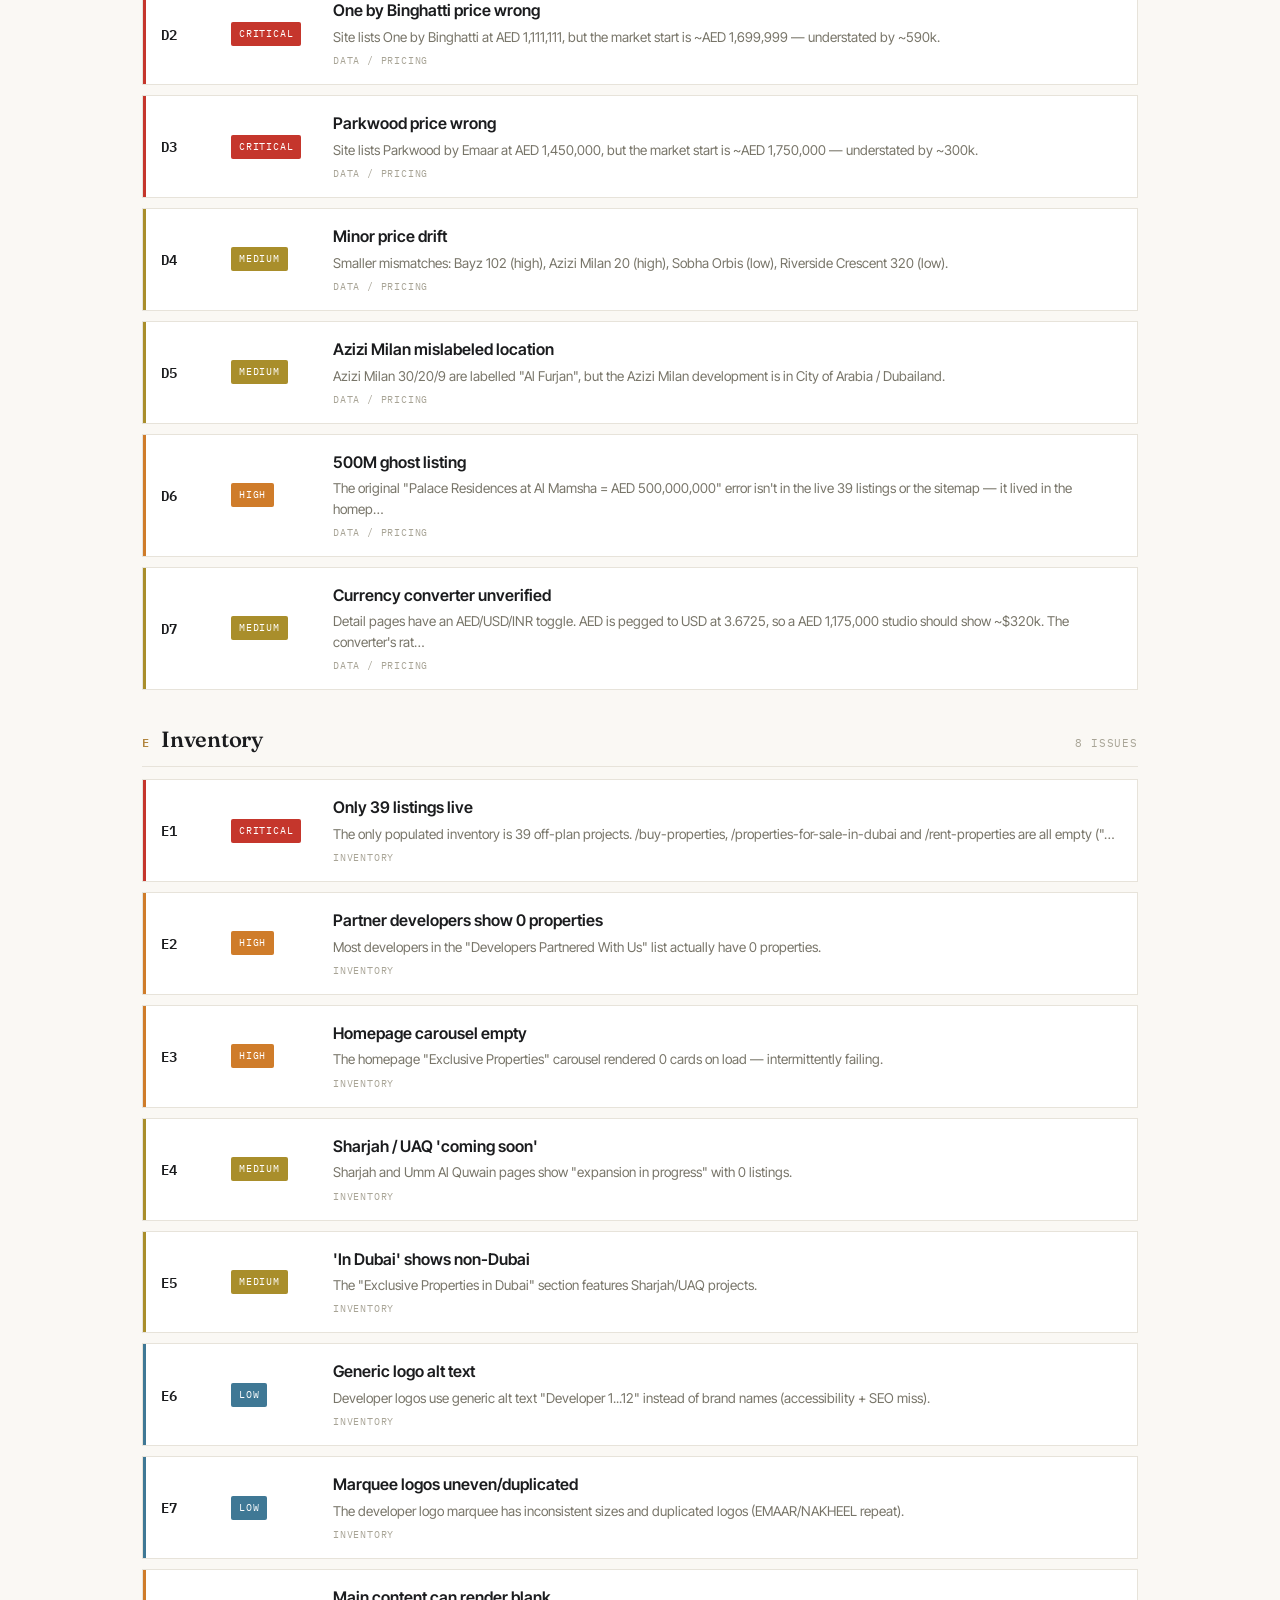
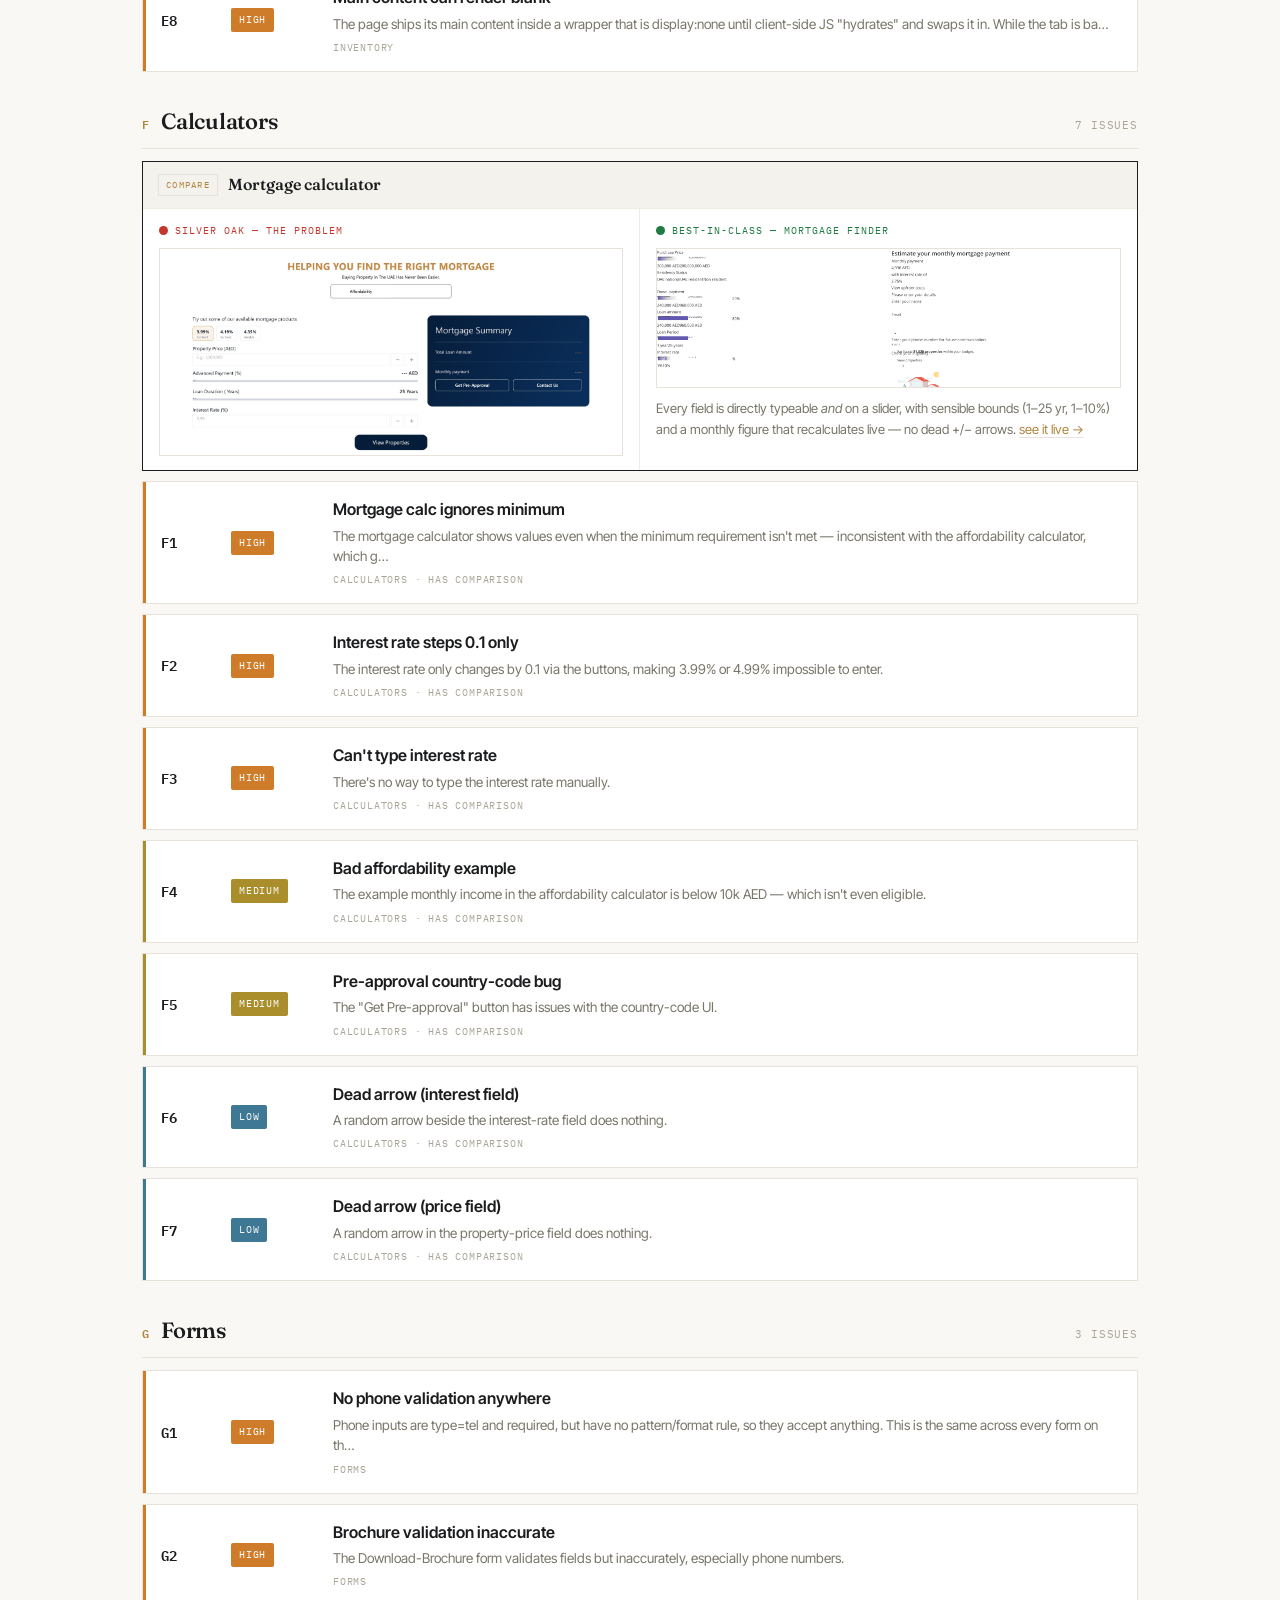
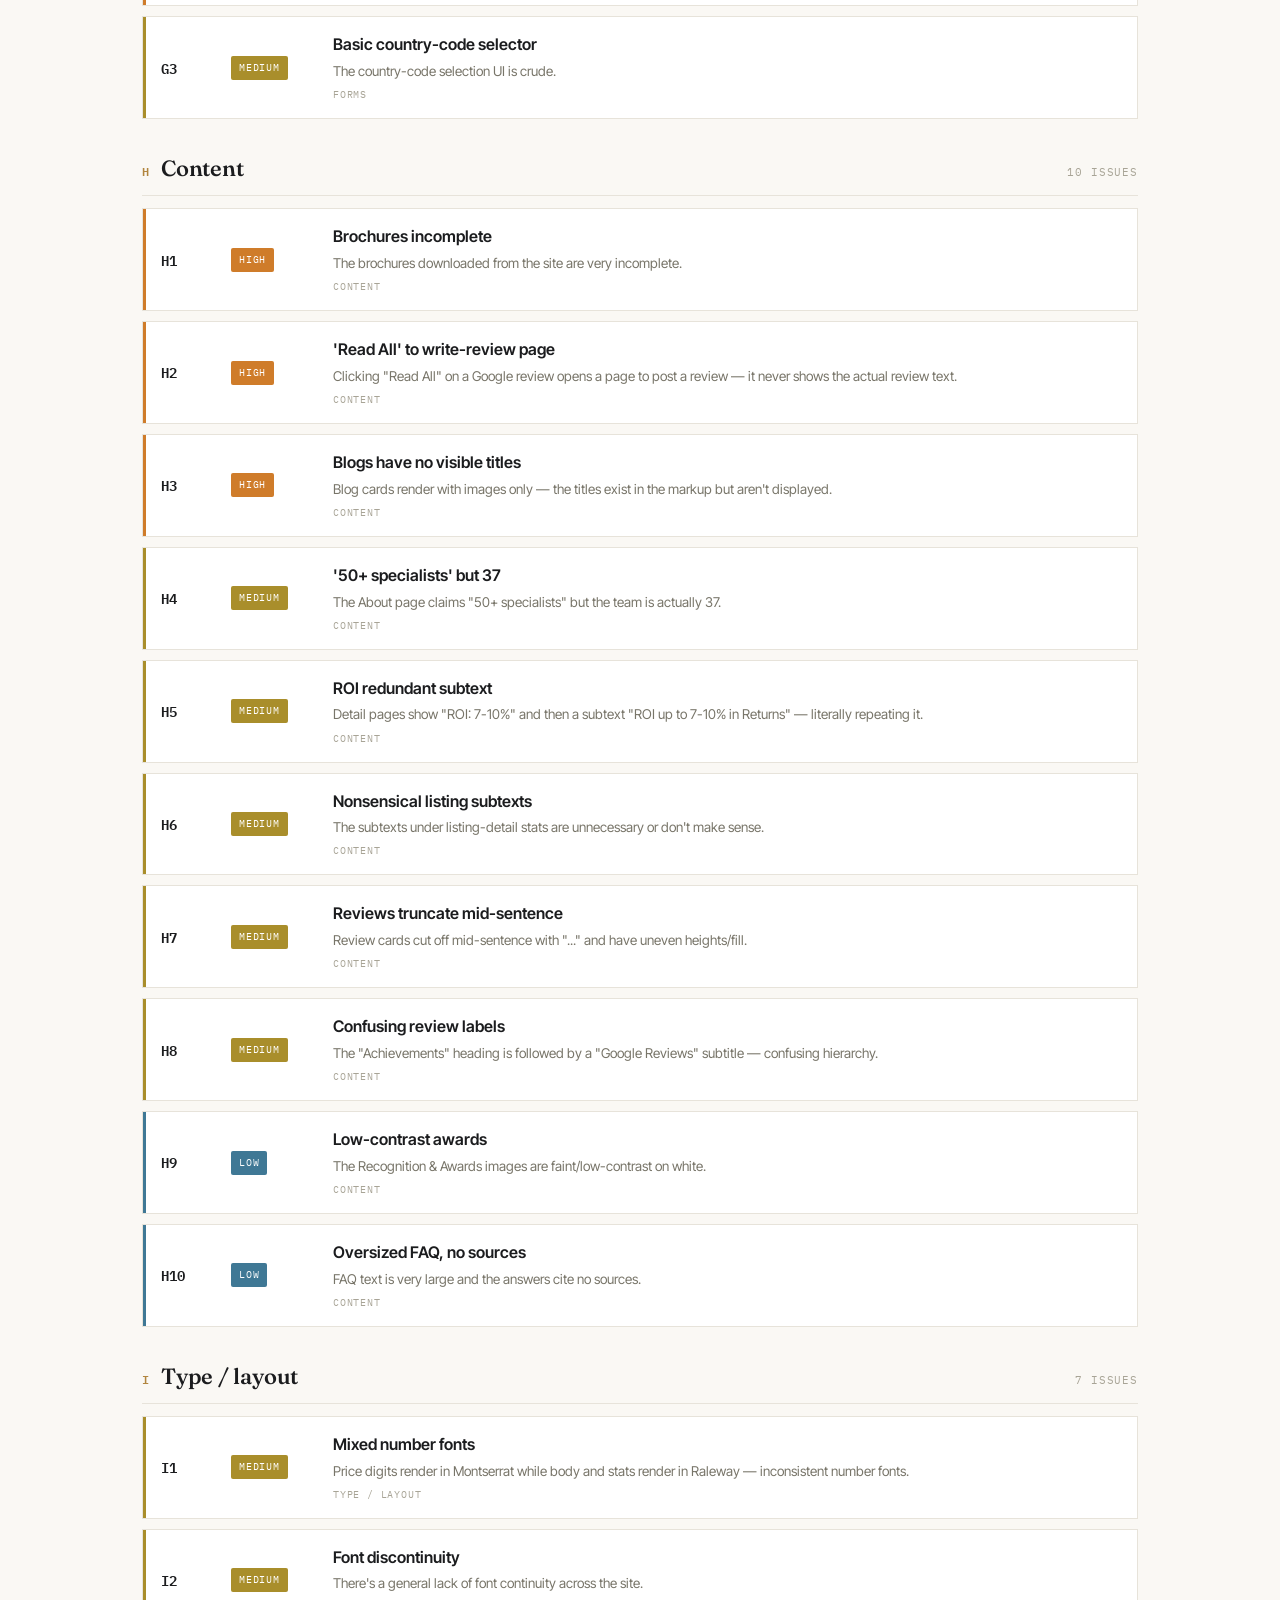
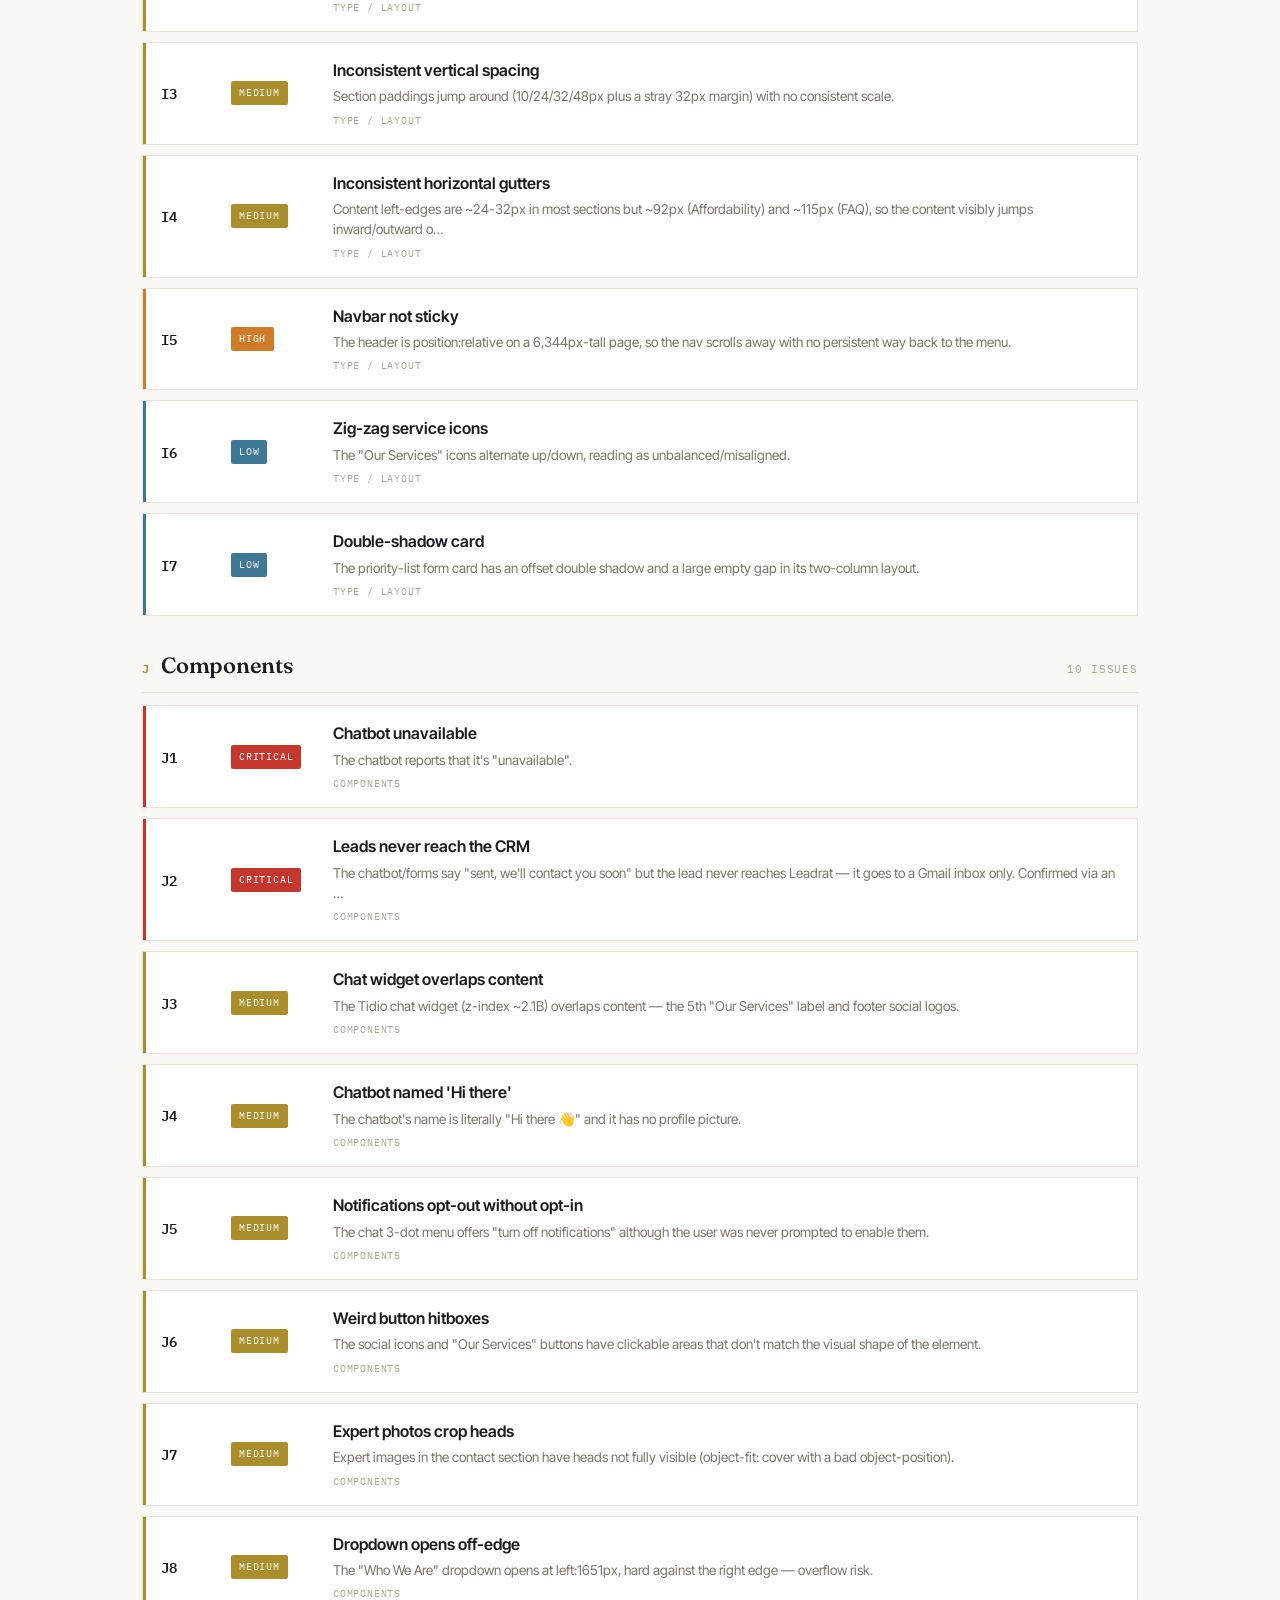
<file: sop main/report.html>
<!DOCTYPE html>
<html lang="en">
<head>
<meta charset="UTF-8">
<meta name="viewport" content="width=device-width, initial-scale=1.0">
<title>Silver Oak — Website Audit</title>
<link rel="preconnect" href="https://fonts.googleapis.com">
<link rel="preconnect" href="https://fonts.gstatic.com" crossorigin>
<link href="https://fonts.googleapis.com/css2?family=Fraunces:ital,opsz,wght@0,9..144,400..700;1,9..144,400..600&family=Inter+Tight:wght@400;500;600;700&family=IBM+Plex+Mono:wght@400;500;600&family=Newsreader:wght@500;600&family=Courier+Prime&display=swap" rel="stylesheet">
<style>
:root{
  --bg:#faf8f4; --panel:#ffffff; --panel-2:#f4f2ec;
  --ink:#1b1c1e; --muted:#787569; --faint:#a8a496; --line:#e7e3da; --line-2:#efece4;
  --navy:#0d2034; --gold:#b1853e;
  --crit:#c5362c; --high:#cf7c2a; --med:#a98e2b; --low:#3f7895;
  --serif:'Fraunces',Georgia,serif; --sans:'Inter Tight',system-ui,-apple-system,sans-serif; --mono:'IBM Plex Mono',ui-monospace,monospace;
  --sh:none; --sh-sm:none;
}
*{box-sizing:border-box}
html{scroll-behavior:smooth}
body{margin:0;background:var(--bg);color:var(--ink);font-family:var(--sans);font-size:16px;line-height:1.6;-webkit-font-smoothing:antialiased}
body::before{content:none}
.wrap{max-width:1060px;margin:0 auto;padding:0 32px}
::selection{background:var(--navy);color:#fff}

/* ---------- masthead ---------- */
.cover{padding:64px 0 38px}
.brandline{display:flex;align-items:center;gap:12px;font-family:var(--mono);font-size:12px;letter-spacing:.04em;color:var(--muted);text-transform:uppercase}
.brandline .mk{width:9px;height:9px;background:var(--ink)}
.cover h1{font-family:var(--serif);font-weight:560;font-size:clamp(40px,7.2vw,82px);line-height:.98;letter-spacing:-.02em;margin:22px 0 0;max-width:14ch}
.cover h1 em{font-style:italic;color:var(--navy)}
.cover .lede{font-size:18px;color:var(--muted);max-width:560px;margin:18px 0 0}
.cover .lede b{color:var(--ink);font-weight:600}

/* stat band */
.statband{margin-top:40px;background:var(--panel);border:1px solid var(--ink);display:grid;grid-template-columns:1.3fr repeat(4,1fr);overflow:hidden}
.statband .total{padding:22px 24px;background:var(--navy);color:#fff;display:flex;flex-direction:column;justify-content:center}
.statband .total .n{font-family:var(--serif);font-size:54px;line-height:1;font-weight:600}
.statband .total .l{font-family:var(--mono);font-size:11px;letter-spacing:.16em;text-transform:uppercase;color:#aebfd0;margin-top:8px}
.tally{display:contents}
.tally .t{padding:22px 22px;border-left:1px solid var(--line-2);cursor:pointer;transition:background .18s}
.tally .t:hover{background:var(--panel-2)}
.tally .t .num{font-family:var(--serif);font-size:40px;line-height:1;font-weight:560}
.tally .t .lab{font-family:var(--mono);font-size:10.5px;letter-spacing:.12em;text-transform:uppercase;color:var(--muted);margin-top:9px;display:flex;align-items:center;gap:7px}
.tally .t .lab .dot{width:9px;height:9px;border-radius:50%}
.tally .t[data-s=crit] .num{color:var(--crit)} .tally .t[data-s=crit] .dot{background:var(--crit)}
.tally .t[data-s=high] .num{color:var(--high)} .tally .t[data-s=high] .dot{background:var(--high)}
.tally .t[data-s=med] .num{color:var(--med)} .tally .t[data-s=med] .dot{background:var(--med)}
.tally .t[data-s=low] .num{color:var(--low)} .tally .t[data-s=low] .dot{background:var(--low)}
.tally .t.off{opacity:.38;filter:saturate(.4)}
.stamp{display:none}

/* ---------- sticky controls ---------- */
.controls{position:sticky;top:0;z-index:40;background:rgba(250,248,244,.82);backdrop-filter:blur(10px);border-bottom:1px solid var(--line);padding:11px 0;margin-top:30px}
.controls .wrap{display:flex;flex-wrap:wrap;gap:8px;align-items:center}
.controls .lbl{font-family:var(--mono);font-size:11px;letter-spacing:.1em;text-transform:uppercase;color:var(--faint);margin-right:4px}
.chip{font-family:var(--sans);font-size:13px;font-weight:500;padding:7px 13px;border:1px solid var(--line);background:var(--panel);color:var(--muted);cursor:pointer;display:inline-flex;align-items:center;gap:8px;border-radius:2px;transition:.15s}
.chip .sw{width:9px;height:9px;border-radius:50%}
.chip[data-s=crit] .sw{background:var(--crit)}.chip[data-s=high] .sw{background:var(--high)}.chip[data-s=med] .sw{background:var(--med)}.chip[data-s=low] .sw{background:var(--low)}
.chip:hover{border-color:var(--faint)}
.chip.on{background:var(--ink);border-color:var(--ink);color:#fff}
.search{margin-left:auto;display:flex;align-items:center;gap:8px;border:1px solid var(--line);border-radius:2px;padding:7px 14px;background:var(--panel)}
.search span{color:var(--faint)}
.search input{background:transparent;border:0;color:var(--ink);font-family:var(--sans);font-size:14px;outline:none;width:190px}
.search input::placeholder{color:var(--faint)}

/* ---------- sections ---------- */
.sec{padding:58px 0 4px}
.sec-h{display:flex;align-items:baseline;gap:16px;margin-bottom:30px}
.sec-h .no{font-family:var(--mono);font-size:13px;color:var(--gold);font-weight:600;letter-spacing:.04em}
.sec-h h2{font-family:var(--serif);font-weight:540;font-size:clamp(26px,3.6vw,36px);margin:0;letter-spacing:-.01em}
.sec-h p{margin-left:auto;font-size:13px;color:var(--muted);max-width:340px;text-align:right}

/* ---------- plates ---------- */
.plates{display:grid;gap:40px}
.plate .cap{display:flex;align-items:baseline;gap:13px;margin-bottom:13px;flex-wrap:wrap}
.plate .cap .pno{font-family:var(--mono);font-size:10.5px;letter-spacing:.1em;color:var(--gold);border:1px solid var(--line);background:var(--panel);padding:4px 9px;border-radius:6px}
.plate .cap h3{font-family:var(--serif);font-weight:560;font-size:21px;margin:0;letter-spacing:-.01em}
.plate .cap .src{margin-left:auto;font-family:var(--mono);font-size:11px;color:var(--faint)}
.figure{position:relative;border:1px solid var(--ink);background:var(--navy);overflow:hidden}
.figure img{display:block;width:100%}
.shot{display:block;width:100%;height:440px;object-fit:cover;object-position:50% 50%;background:#0c1e30}
.figure.real .ribbon{background:#1f7a44;color:#fff;border-color:#1f7a44}
.frame{max-height:600px;overflow:auto;border:1px solid var(--ink);background:#0c1e30}
.canvas{position:relative;width:100%;line-height:0}
.canvas>img{display:block;width:100%}
.exnote{font-family:var(--mono);font-size:11.5px;color:var(--muted);margin:10px 0 0;line-height:1.5}
.chips{display:flex;flex-wrap:wrap;gap:8px;margin-top:12px}
.fchip{font-family:var(--mono);font-size:11.5px;border:1px solid var(--line);background:var(--panel);padding:6px 11px;cursor:pointer;display:inline-flex;gap:8px;align-items:center;transition:.12s}
.fchip:hover{border-color:var(--ink);background:var(--panel-2)}
.fchip .d{width:8px;height:8px;border-radius:50%}
.fchip[data-sev=crit] .d{background:var(--crit)}.fchip[data-sev=high] .d{background:var(--high)}.fchip[data-sev=med] .d{background:var(--med)}.fchip[data-sev=low] .d{background:var(--low)}
.ribbon{position:absolute;top:12px;right:12px;z-index:8;background:rgba(255,255,255,.9);color:var(--muted);font-family:var(--mono);font-size:10px;letter-spacing:.04em;padding:5px 10px;border-radius:2px;border:1px solid var(--line)}

/* modern pin */
.pin{position:absolute;transform:translate(-50%,-50%);z-index:6;width:28px;height:28px;cursor:pointer;transition:transform .14s}
.pin .ring{position:absolute;inset:0;border-radius:50%;background:var(--c);border:2.5px solid #fff;box-shadow:0 3px 8px rgba(0,0,0,.4)}
.pin .tag{position:absolute;inset:0;display:grid;place-items:center;color:#fff;font-family:var(--mono);font-weight:600;font-size:12px}
.pin[data-sev=crit]{--c:var(--crit)}.pin[data-sev=high]{--c:var(--high)}.pin[data-sev=med]{--c:var(--med)}.pin[data-sev=low]{--c:var(--low)}
.pin:hover{transform:translate(-50%,-50%) scale(1.18)}
.pin:hover .ring{box-shadow:0 2px 6px rgba(0,0,0,.45)}
.pin.hide{display:none}

/* recreation mockups (site UI, reproduced) */
.mock{font-family:var(--sans)}
.m-hero{height:300px;position:relative}
.m-nav{height:78px;display:flex;align-items:center;gap:20px;padding:0 22px;color:#dfe7ee;font-size:12.5px;background:#0c1e30;flex-wrap:wrap}
.m-logo b{font-family:var(--serif);color:#e3b277;font-size:13px;display:block;line-height:1}.m-logo small{font-size:7px;letter-spacing:.16em;color:#9fb0c0}
.m-grey{position:absolute;inset:78px 0 0;display:grid;place-items:center;background:repeating-linear-gradient(45deg,#b4bec8,#b4bec8 16px,#aeb8c2 16px,#aeb8c2 32px)}
.m-grey .ghost{font-family:var(--serif);font-weight:600;font-size:30px;color:#4d6076;filter:blur(2.2px);text-align:center}
.m-grey .note{position:absolute;bottom:12px;font-family:var(--mono);font-size:10.5px;color:#56697f}
.m-search{display:grid;grid-template-columns:1fr 1fr 1fr 120px;background:#0c1e30;color:#cdd8e2}
.m-search .f{padding:15px 16px;border-right:1px solid rgba(255,255,255,.08)}
.m-search .f label{font-size:8.5px;letter-spacing:.16em;text-transform:uppercase;color:#9fb0c0;display:block;margin-bottom:6px}
.m-search .f .v{color:#e9eef4;font-size:12.5px}
.m-search .btn{background:#c28641;color:#1a1205;display:grid;place-items:center;font-weight:700;letter-spacing:.2em;font-size:12px;left:5px;position:relative}
.m-card{width:280px;background:#0f2336;border:1px solid rgba(255,255,255,.07);margin:16px auto}
.m-card .img{height:140px;background:linear-gradient(120deg,#2a4763,#16314a);display:grid;place-items:center;color:#7e98b1;font-size:30px}.m-card .img span{transform:scaleX(2.1);opacity:.6}
.m-card .body{padding:13px}.m-card .ttl{font-family:var(--serif);color:#e3b277;font-size:15px}.m-card .price{font-family:var(--mono);font-size:17px;color:#fff;margin:5px 0}.m-card .loc{color:#8ea6bd;font-size:12px}
.m-card .acts{display:flex;gap:7px;margin-top:11px}.m-card .acts b{flex:1;text-align:center;font-size:10.5px;padding:6px 0;background:rgba(194,134,65,.16);color:#e3b277;font-weight:500}
.m-detail{display:flex;gap:22px;flex-wrap:wrap;padding:22px;background:#0f2336}
.m-detail .lab{font-size:9.5px;letter-spacing:.14em;text-transform:uppercase;color:#8ea6bd}.m-detail .big{font-family:var(--mono);font-size:23px;color:#fff;margin-top:5px}
.m-detail .cur{display:inline-flex;gap:4px;margin-top:8px}.m-detail .cur b{font-size:10px;padding:3px 7px;background:rgba(255,255,255,.07);color:#9fb0c0}.m-detail .cur b.on{background:#c28641;color:#1a1205}
.m-detail .sub{color:#8ea6bd;font-size:12px;margin-top:4px;font-style:italic}
.m-calc{padding:22px;background:#0f2336;display:grid;gap:14px;max-width:430px}
.m-calc .row{display:flex;align-items:center;justify-content:space-between;border:1px solid rgba(255,255,255,.1);padding:11px 13px}
.m-calc .lab{font-size:12px;color:#9fb0c0}.m-calc .stepper{display:flex;align-items:center;gap:11px}.m-calc .stepper b{font-family:var(--mono);color:#fff;font-size:14px}
.m-calc .stepper button{width:24px;height:24px;border:1px solid rgba(255,255,255,.18);background:transparent;color:#cdd8e2}.m-calc .arrow{color:#e3b277;font-size:15px}
.m-form{padding:22px;background:#0f2336;display:grid;gap:11px;max-width:460px}
.m-form input{background:rgba(255,255,255,.05);border:1px solid rgba(255,255,255,.1);padding:10px 12px;color:#e9eef4;font-family:var(--sans);font-size:13px}
.m-form .ph{display:grid;grid-template-columns:74px 1fr;gap:7px}.m-form .cc{display:flex;align-items:center;gap:5px;background:rgba(255,255,255,.05);border:1px solid rgba(255,255,255,.1);padding:0 9px;font-size:12.5px;color:#cdd8e2}
.m-form .submit{background:#c28641;color:#1a1205;text-align:center;font-weight:700;padding:11px;font-size:12.5px}
.m-form .leak{font-family:var(--mono);font-size:10px;color:#6f86a0;border-top:1px dashed rgba(255,255,255,.12);padding-top:9px}.m-form .leak b{color:#ff7a6e}
.m-footer{background:#0a1a2b;padding:22px;display:flex;justify-content:space-between;flex-wrap:wrap;gap:18px}
.m-footer .col b{font-family:var(--mono);color:#cdd8e2;font-size:12px}.m-footer .col div{color:#8ea6bd;font-size:11.5px;margin-top:5px}
.m-footer .socials{display:flex;gap:9px}.m-footer .socials i{width:32px;height:32px;border-radius:50%;background:rgba(255,255,255,.06);display:grid;place-items:center;font-style:normal;color:#9fb0c0;font-size:11px}
.m-chat{padding:22px;background:#0f2336;display:flex;justify-content:flex-end}
.m-chatw{width:270px;border:1px solid rgba(255,255,255,.1)}
.m-chatw .hd{background:#c28641;color:#1a1205;padding:11px 13px;display:flex;align-items:center;gap:9px}.m-chatw .hd .av{width:28px;height:28px;border-radius:50%;background:rgba(0,0,0,.18);display:grid;place-items:center;font-size:13px}.m-chatw .hd b{font-size:12.5px}.m-chatw .hd .d3{margin-left:auto}
.m-chatw .bd{background:#0c1c2e;padding:18px 13px;min-height:84px;display:grid;place-items:center}.m-chatw .bd .un{font-size:11.5px;color:#ff7a6e;font-family:var(--mono);border:1px solid rgba(255,122,110,.4);padding:5px 9px}
.plate>p{font-family:var(--mono)!important;font-size:11.5px;color:var(--muted);margin:10px 0 0}

/* ---------- ledger ---------- */
.ledger{display:grid;gap:10px}
.lrow{display:grid;grid-template-columns:54px 86px 1fr;gap:16px;align-items:center;padding:15px 18px;background:var(--panel);border:1px solid var(--line);cursor:pointer;transition:.12s;position:relative;overflow:hidden}
.lrow::before{content:"";position:absolute;left:0;top:0;bottom:0;width:3px;background:var(--c)}
.lrow[data-sev=crit]{--c:var(--crit)}.lrow[data-sev=high]{--c:var(--high)}.lrow[data-sev=med]{--c:var(--med)}.lrow[data-sev=low]{--c:var(--low)}
.lrow:hover{border-color:var(--ink);background:var(--panel-2)}
.lrow .lid{font-family:var(--mono);font-weight:600;font-size:14px;color:var(--ink)}
.lrow .lsev{font-family:var(--mono);font-size:10px;letter-spacing:.08em;text-transform:uppercase;padding:4px 8px;border-radius:2px;justify-self:start;color:#fff;background:var(--c)}
.lrow h4{margin:0 0 3px;font-size:16px;font-weight:600}
.lrow .ld{margin:0;color:var(--muted);font-size:13.5px;line-height:1.5}
.lrow .lcat{font-family:var(--mono);font-size:10px;color:var(--faint);text-transform:uppercase;letter-spacing:.08em;margin-top:6px}
.lrow.hide{display:none}

/* ---------- area headers + comparison (issue vs best-in-class) ---------- */
.cathead{display:flex;align-items:baseline;gap:12px;margin:22px 0 2px;padding-bottom:9px;border-bottom:1px solid var(--line)}
.cathead .cl{font-family:var(--mono);font-size:12px;font-weight:600;color:var(--gold)}
.cathead h3{font-family:var(--serif);font-weight:560;font-size:22px;margin:0;letter-spacing:-.01em}
.cathead .ct{margin-left:auto;font-family:var(--mono);font-size:10.5px;color:var(--faint);text-transform:uppercase;letter-spacing:.08em}
.cmp{border:1px solid var(--ink);background:var(--panel);margin:0}
.cmp .ch{display:flex;align-items:center;gap:10px;padding:10px 15px;border-bottom:1px solid var(--line-2);background:var(--panel-2)}
.cmp .ch .t{font-family:var(--serif);font-size:16px;font-weight:560}
.cmp .ch .tag{font-family:var(--mono);font-size:9px;letter-spacing:.14em;text-transform:uppercase;color:var(--gold);border:1px solid var(--line);padding:3px 7px}
.cmp .cols{display:grid;grid-template-columns:1fr 1fr}
.cmp .cl2{padding:14px 16px}
.cmp .cl2.ours{border-right:1px solid var(--line-2)}
.cmp .cl2 .lab{font-family:var(--mono);font-size:10px;letter-spacing:.1em;text-transform:uppercase;margin-bottom:9px;display:flex;align-items:center;gap:7px}
.cmp .cl2 .lab .mk{width:9px;height:9px;border-radius:50%}
.cmp .cl2.ours .lab{color:var(--crit)}.cmp .cl2.ours .lab .mk{background:var(--crit)}
.cmp .cl2.good .lab{color:#1f7a44}.cmp .cl2.good .lab .mk{background:#1f7a44}
.cmp img{display:block;width:100%;height:auto;border:1px solid var(--line)}
.cmp .cap{font-size:13px;color:var(--muted);margin-top:10px;line-height:1.55}
.cmp .cap a,.cmp.note a{color:var(--gold);text-decoration:none;border-bottom:1px solid var(--line)}
.cmp .cap a:hover,.cmp.note a:hover{border-color:var(--gold)}
.cmp.note{display:flex;gap:10px;align-items:baseline;flex-wrap:wrap;padding:12px 16px}
.cmp.note .lab{font-family:var(--mono);font-size:10px;letter-spacing:.1em;text-transform:uppercase;color:#1f7a44;white-space:nowrap}
.cmp.note .cap{margin-top:0}
.drawer .dlink{display:inline-block;font-family:var(--mono);font-size:12px;color:var(--gold);text-decoration:none;border-bottom:1px solid var(--line)}
@media(max-width:680px){.cmp .cols{grid-template-columns:1fr}.cmp .cl2.ours{border-right:none;border-bottom:1px solid var(--line-2)}}

/* ---------- drawer ---------- */
.scrim{position:fixed;inset:0;background:rgba(24,22,18,.4);backdrop-filter:blur(2px);opacity:0;pointer-events:none;transition:.22s;z-index:90}
.scrim.open{opacity:1;pointer-events:auto}
.drawer{position:fixed;top:0;right:0;height:100%;width:min(450px,93vw);background:var(--panel);border-left:1px solid var(--line);box-shadow:-30px 0 60px -20px rgba(24,22,18,.3);z-index:100;transform:translateX(100%);transition:transform .32s cubic-bezier(.4,0,.1,1);padding:30px 32px;overflow-y:auto}
.drawer.open{transform:none}
.drawer .x{position:absolute;top:18px;right:20px;background:var(--panel-2);border:1px solid var(--line);width:34px;height:34px;border-radius:50%;cursor:pointer;font-size:14px;color:var(--muted)}
.drawer .did{font-family:var(--mono);color:var(--gold);font-size:12.5px;letter-spacing:.06em}
.drawer h3{font-family:var(--serif);font-weight:560;font-size:28px;margin:12px 0 16px;line-height:1.12;letter-spacing:-.01em}
.drawer .meta{display:flex;gap:8px;margin-bottom:24px}
.drawer .blk{margin-bottom:22px}
.drawer .blk .h{font-family:var(--mono);font-size:11px;letter-spacing:.12em;text-transform:uppercase;color:var(--faint);margin-bottom:8px}
.drawer .blk p{margin:0;font-size:15px;line-height:1.6}
.drawer .fix{background:var(--panel-2);border:1px solid var(--line);border-left:3px solid var(--gold);border-radius:10px;padding:14px 16px}
.badge{font-family:var(--mono);font-size:10px;letter-spacing:.06em;text-transform:uppercase;padding:5px 10px;border-radius:2px;color:#fff}
.badge.crit{background:var(--crit)}.badge.high{background:var(--high)}.badge.med{background:var(--med)}.badge.low{background:var(--low)}

footer.foot{padding:56px 0 50px;border-top:1px solid var(--line);margin-top:54px;font-family:var(--mono);font-size:12px;color:var(--faint);text-align:center;line-height:1.9}
footer.foot b{color:var(--muted);font-weight:500}

.reveal{opacity:0;transform:translateY(16px);animation:rise .6s cubic-bezier(.2,.7,.3,1) forwards}@keyframes rise{to{opacity:1;transform:none}}
@media(max-width:760px){
  .statband{grid-template-columns:1fr 1fr}.statband .total{grid-column:1/-1}
  .tally .t{border-top:1px solid var(--line-2)}
  .m-search{grid-template-columns:1fr 1fr}.sec-h p,.plate .cap .src{display:none}
  .lrow{grid-template-columns:46px 1fr}.lrow .lsev{display:none}.search{width:100%;margin:6px 0 0}
}
</style>
</head>
<body>

<header class="cover"><div class="wrap">
  <div class="brandline reveal"><span class="mk"></span>Website Audit · silveroakglobal.com · 09 Jun 2026</div>
  <h1 class="reveal" style="animation-delay:.05s">The Silver Oak <em>website audit</em></h1>
  <p class="lede reveal" style="animation-delay:.12s">Every finding is pinned to the place it appears on the page. <b>Click a marker</b> — or any row in the list — to read the issue and the recommended fix.</p>
  <div class="statband reveal" style="animation-delay:.18s">
    <div class="total"><div class="n" id="stampN">93</div><div class="l">Findings</div></div>
    <div class="tally">
      <div class="t" data-s="crit"><div class="num" data-c="12">0</div><div class="lab"><span class="dot"></span>Critical</div></div>
      <div class="t" data-s="high"><div class="num" data-c="24">0</div><div class="lab"><span class="dot"></span>High</div></div>
      <div class="t" data-s="med"><div class="num" data-c="39">0</div><div class="lab"><span class="dot"></span>Medium</div></div>
      <div class="t" data-s="low"><div class="num" data-c="13">0</div><div class="lab"><span class="dot"></span>Low</div></div>
    </div>
  </div>
</div></header>

<div class="controls"><div class="wrap">
  <span class="lbl">Filter</span>
  <button class="chip on" data-s="crit"><span class="sw"></span>Critical</button>
  <button class="chip on" data-s="high"><span class="sw"></span>High</button>
  <button class="chip on" data-s="med"><span class="sw"></span>Medium</button>
  <button class="chip on" data-s="low"><span class="sw"></span>Low</button>
  <div class="search"><span>⌕</span><input id="q" placeholder="search findings…"></div>
</div></div>

<section class="sec"><div class="wrap">
  <div class="sec-h reveal"><span class="no">01</span><h2>Annotated exhibits</h2><p>Pages from the site, marked up. Marker colour follows severity.</p></div>
  <div class="plates">

  <div class="plate"><div class="cap"><span class="pno">EXHIBIT A</span><h3>Homepage</h3><span class="src">silveroakglobal.com/ · live capture</span></div>
    <div class="frame"><div class="canvas"><img src="assets/soa-home.jpg" alt="Homepage">
      <div class="pin" data-sev=med data-fid="A9" style="left:6.39%;top:1.00%"><div class="ring"></div><div class="tag">1</div></div>
      <div class="pin" data-sev=med data-fid="J9" style="left:45.55%;top:1.00%"><div class="ring"></div><div class="tag">2</div></div>
      <div class="pin" data-sev=med data-fid="A10" style="left:96.02%;top:1.00%"><div class="ring"></div><div class="tag">3</div></div>
      <div class="pin" data-sev=crit data-fid="A2" style="left:50%;top:5.00%"><div class="ring"></div><div class="tag">4</div></div>
      <div class="pin" data-sev=crit data-fid="A1" style="left:50%;top:9.33%"><div class="ring"></div><div class="tag">5</div></div>
      <div class="pin" data-sev=crit data-fid="A3" style="left:50%;top:14.01%"><div class="ring"></div><div class="tag">6</div></div>
      <div class="pin" data-sev=high data-fid="B2" style="left:16.18%;top:17.89%"><div class="ring"></div><div class="tag">7</div></div>
      <div class="pin" data-sev=high data-fid="B1" style="left:44.08%;top:17.89%"><div class="ring"></div><div class="tag">8</div></div>
      <div class="pin" data-sev=med data-fid="B5" style="left:71.99%;top:18.17%"><div class="ring"></div><div class="tag">9</div></div>
      <div class="pin" data-sev=med data-fid="B6" style="left:93.19%;top:17.89%"><div class="ring"></div><div class="tag">10</div></div>
      <div class="pin" data-sev=high data-fid="E3" style="left:50%;top:20.14%"><div class="ring"></div><div class="tag">11</div></div>
      <div class="pin" data-sev=high data-fid="C1" style="left:21.26%;top:23.67%"><div class="ring"></div><div class="tag">12</div></div>
      <div class="pin" data-sev=med data-fid="C4" style="left:21.26%;top:26.67%"><div class="ring"></div><div class="tag">13</div></div>
      <div class="pin" data-sev=low data-fid="I6" style="left:50%;top:34.13%"><div class="ring"></div><div class="tag">14</div></div>
      <div class="pin" data-sev=med data-fid="J6" style="left:50%;top:37.62%"><div class="ring"></div><div class="tag">15</div></div>
      <div class="pin" data-sev=high data-fid="E2" style="left:50%;top:51.14%"><div class="ring"></div><div class="tag">16</div></div>
      <div class="pin" data-sev=high data-fid="H2" style="left:14.14%;top:60.33%"><div class="ring"></div><div class="tag">17</div></div>
      <div class="pin" data-sev=high data-fid="G1" style="left:74.61%;top:80.68%"><div class="ring"></div><div class="tag">18</div></div>
      <div class="pin" data-sev=crit data-fid="L1" style="left:71.41%;top:82.08%"><div class="ring"></div><div class="tag">19</div></div>
    </div></div>
    <p class="exnote">Real full-page screenshot — scroll inside the frame. Each marker is placed on the measured pixel position of its element. Click any marker for the issue + fix.</p>
  </div>

  <div class="plate"><div class="cap"><span class="pno">EXHIBIT B</span><h3>Off-plan listings</h3><span class="src">/offplan-properties · live capture</span></div>
    <div class="frame"><div class="canvas"><img src="assets/soa-offplan.jpg" alt="Off-plan listings">
      <div class="pin" data-sev=high data-fid="B3" style="left:88.54%;top:8.41%"><div class="ring"></div><div class="tag">1</div></div>
      <div class="pin" data-sev=high data-fid="B4" style="left:49.74%;top:8.41%"><div class="ring"></div><div class="tag">2</div></div>
      <div class="pin" data-sev=crit data-fid="E1" style="left:36.46%;top:8.41%"><div class="ring"></div><div class="tag">3</div></div>
      <div class="pin" data-sev=high data-fid="C1" style="left:18.96%;top:16.38%"><div class="ring"></div><div class="tag">4</div></div>
      <div class="pin" data-sev=med data-fid="D4" style="left:25%;top:22.57%"><div class="ring"></div><div class="tag">5</div></div>
      <div class="pin" data-sev=med data-fid="C4" style="left:18.96%;top:23.85%"><div class="ring"></div><div class="tag">6</div></div>
    </div></div>
    <p class="exnote">Markers measured to the exact element on the listing card. Click for detail.</p>
  </div>

  <div class="plate"><div class="cap"><span class="pno">EXHIBIT C</span><h3>Property detail page</h3><span class="src">/offplan-properties/bayz-101-by-danube</span></div>
    <div class="frame"><div class="canvas"><img src="assets/soa-detail.jpg" alt="Property detail page"></div></div>
    <p class="exnote">Issues on this page — click a chip to read it + the fix. (Note: the live detail page intermittently renders blank from the CMS — a reliability concern in itself.)</p>
    <div class="chips">
      <span class="fchip" data-sev=med onclick="openD('I1')"><span class="d"></span>I1 · Price font (Montserrat vs Raleway)</span>
      <span class="fchip" data-sev=med onclick="openD('H5')"><span class="d"></span>H5 · ROI redundant subtext</span>
      <span class="fchip" data-sev=med onclick="openD('D7')"><span class="d"></span>D7 · Currency converter</span>
      <span class="fchip" data-sev=med onclick="openD('H6')"><span class="d"></span>H6 · Nonsensical subtexts</span>
      <span class="fchip" data-sev=high onclick="openD('G2')"><span class="d"></span>G2 · Brochure validation</span>
      <span class="fchip" data-sev=high onclick="openD('C1')"><span class="d"></span>C1 · Squished gallery image</span>
    </div>
  </div>

  <div class="plate"><div class="cap"><span class="pno">EXHIBIT D</span><h3>Mortgage calculator</h3><span class="src">/mortgage</span></div>
    <div class="frame"><div class="canvas"><img src="assets/soa-mortgage.jpg" alt="Mortgage calculator"></div></div>
    <p class="exnote">Issues on this page — click a chip to read it + the fix.</p>
    <div class="chips">
      <span class="fchip" data-sev=high onclick="openD('F2')"><span class="d"></span>F2 · Interest rate steps 0.1 only</span>
      <span class="fchip" data-sev=high onclick="openD('F3')"><span class="d"></span>F3 · Can't type interest rate</span>
      <span class="fchip" data-sev=high onclick="openD('F1')"><span class="d"></span>F1 · Shows values below minimum</span>
      <span class="fchip" data-sev=med onclick="openD('F4')"><span class="d"></span>F4 · Bad example income</span>
      <span class="fchip" data-sev=med onclick="openD('F5')"><span class="d"></span>F5 · Pre-approval country code</span>
      <span class="fchip" data-sev=low onclick="openD('F6')"><span class="d"></span>F6 · Dead arrow (rate)</span>
      <span class="fchip" data-sev=low onclick="openD('F7')"><span class="d"></span>F7 · Dead arrow (price)</span>
    </div>
  </div>

  <div class="plate"><div class="cap"><span class="pno">EXHIBIT E</span><h3>Mobile · 390&nbsp;px render</h3><span class="src">true 390px viewport</span></div>
    <div class="frame" style="text-align:center;background:#11202f"><div class="canvas" style="display:inline-block;width:auto;vertical-align:top"><img src="assets/soa-mobile.jpg" alt="Mobile render" style="width:auto;max-height:580px"></div></div>
    <p class="exnote">Issues on mobile — click a chip to read it + the fix.</p>
    <div class="chips">
      <span class="fchip" data-sev=high onclick="openD('M1')"><span class="d"></span>M1 · Tap targets under 44px</span>
      <span class="fchip" data-sev=high onclick="openD('M2')"><span class="d"></span>M2 · 5-6px fonts</span>
      <span class="fchip" data-sev=high onclick="openD('M3')"><span class="d"></span>M3 · Hero text illegible</span>
      <span class="fchip" data-sev=med onclick="openD('M4')"><span class="d"></span>M4 · Tiny logo / old Twitter</span>
      <span class="fchip" data-sev=low onclick="openD('M5')"><span class="d"></span>M5 · No overflow (good)</span>
    </div>
  </div>


  </div>
</div></section>

<section class="sec"><div class="wrap">
  <div class="sec-h reveal"><span class="no">02</span><h2>Findings &amp; comparisons</h2><p>Grouped by area — each area sets our issue beside a best-in-class example. Filter by severity above; click any row for the fix.</p></div>
  <div class="ledger" id="ledger"></div>
  <p id="empty" style="display:none;text-align:center;padding:30px;font-family:var(--mono);color:var(--muted)">No entries match.</p>
</div></section>

<footer class="foot"><div class="wrap">Silver Oak — website audit · prepared by Claude · Jun 2026<br>Companion docs: <b>DETAILED_AUDIT · MASTER_FINDINGS · PRICE_VERIFICATION · DEEPER_ANALYSIS · SECURITY_REVIEW</b></div></footer>

<div class="scrim" id="scrim"></div>
<aside class="drawer" id="drawer">
  <button class="x" id="closeD">✕</button>
  <div class="did" id="dId"></div><h3 id="dTitle"></h3>
  <div class="meta" id="dMeta"></div>
  <div class="blk"><div class="h">The problem</div><p id="dDesc"></p></div>
  <div class="blk"><div class="h">The fix</div><div class="fix"><p id="dFix"></p></div></div>
  <div class="blk" id="dBenchBlk" style="display:none"><div class="h">What good looks like</div><div id="dBench"></div></div>
</aside>

<script>
const CAT={A:"Hero",B:"Search",C:"Listings",D:"Data / pricing",E:"Inventory",F:"Calculators",G:"Forms",H:"Content",I:"Type / layout",J:"Components",K:"Footer / brand",L:"Security",M:"Mobile"};
const SEVN={crit:"Critical",high:"High",med:"Medium",low:"Low"};
const F=[
{id:"A1",sev:"crit",t:"Blank grey hero on load",d:`The hero <video> has no poster image, so for 6+ seconds after load it's a full-screen (~945px) blank grey block — the first thing every visitor sees. Verified: readyState stayed 0 across two reloads.`,f:`Add a poster image (first video frame) so a real image paints instantly while the video buffers.`},
{id:"A2",sev:"crit",t:"Headline baked into the video",d:`"Invest in Dubai Real Estate With Experts" is rendered inside the MP4 — so it's blurry/low-res, not selectable, invisible to Google (no SEO), invisible to screen readers, and impossible to edit without re-exporting the video.`,f:`Render the headline + subhead as real HTML text overlaid on the video.`},
{id:"A3",sev:"crit",t:"No visible CTA in the hero",d:`The search bar (the primary call-to-action) is pushed below the fold, so the first screen everyone sees has no call to action at all.`,f:`Surface the search bar inside the hero and add a button CTA (e.g. "Talk to an Advisor").`},
{id:"A4",sev:"high",t:"7.3 MB autoplay video",d:`The hero loads a 7.3 MB MP4 with no poster and no preload strategy, and it wasn't reliably autoplaying (paused on load).`,f:`Compress/encode a lighter loop, add a poster, and lazy-load.`},
{id:"A5",sev:"high",t:"Header colour transition broken",d:`The header colour doesn't switch to navy properly during scroll.`,f:`Fix the scroll/route state that drives the header colour.`},
{id:"A6",sev:"high",t:"Header stuck white on return",d:`After resubmitting / returning to the home hero, the header turns white and never reverts to navy.`,f:`Reset the header colour state correctly on navigation back to home.`},
{id:"A7",sev:"med",t:"Hero main-text font mismatch",d:`The hero main text font doesn't match anything else on the site.`,f:`Use the site's type system (and make it real text — see A2).`},
{id:"A8",sev:"med",t:"Hero subtext font mismatch",d:`The hero subtext font also doesn't match the rest of the site.`,f:`Standardise on the site type scale.`},
{id:"A9",sev:"med",t:"Logo wordmark too small",d:`The "Silver Oak Properties" wordmark is tiny and low-contrast against the navy bar.`,f:`Increase its size and contrast.`},
{id:"A10",sev:"med",t:"Language selector layout shift",d:`The flag/language selector renders blank on load, then pops in — causing a visible layout shift.`,f:`Reserve its space or server-render the default flag.`},
{id:"A11",sev:"low",t:"No loading animation",d:`There's no skeleton or intro animation while the page loads.`,f:`Add a lightweight skeleton/intro.`},
{id:"A12",sev:"low",t:"Heavy video over CSS animation",d:`A heavy background video is used where lightweight CSS motion would achieve the effect.`,f:`Use a static image with subtle CSS motion, or a far smaller clip.`},
{id:"B1",sev:"high",t:"Type & location can't combine",d:`Selecting a location clears the property-type filter — you can't filter by both at once.`,f:`Make filters independent and combinable.`},
{id:"B2",sev:"high",t:"Always defaults to off-plan",d:`Search never asks rent / for-sale / off-plan — it always defaults to off-plan.`,f:`Add a listing-type selector as a primary filter.`},
{id:"B3",sev:"high",t:"No sorting at all",d:`Listings have no sort — not even by price — and no sort selector. Competitors all offer price up/down, newest, size, AED/sqft.`,f:`Add a sort control.`},
{id:"B4",sev:"high",t:"Filters too limited",d:`No beds, baths, size, community, or status filters.`,f:`Add the full filter set.`},
{id:"B5",sev:"med",t:"Starting Price hardcoded 500000",d:`The Starting Price field is a number input pre-filled with the value 500000 (not a placeholder), so users must delete it to search below that.`,f:`Use an empty default / placeholder.`},
{id:"B6",sev:"med",t:"SEARCH button overflows",d:`The gold SEARCH button's right edge is at 1915px vs the 1910px page width — it's clipped by overflow-x:hidden.`,f:`Contain the button within the grid.`},
{id:"B7",sev:"med",t:"Filter selectors barely visible",d:`The filter controls are low-contrast and easy to miss.`,f:`Increase affordance and contrast.`},
{id:"B8",sev:"low",t:"Too few listings to test filters",d:`There isn't enough inventory to meaningfully exercise the filters.`,f:`Populate inventory (see E1).`},
{id:"C1",sev:"high",t:"Property images squished",d:`Listing images aren't the placeholder's aspect ratio, so they're stretched/distorted to fit (a component missing object-fit defaults to stretch).`,f:`Wrap images in a fixed aspect-ratio box with object-fit: cover.`},
{id:"C2",sev:"high",t:"Squishing on the main page too",d:`The same image-distortion appears on the homepage.`,f:`Apply the same aspect-ratio fix sitewide.`},
{id:"C3",sev:"med",t:"Low-res / zoomed images",d:`Card images are low resolution and over-zoomed.`,f:`Serve higher-resolution, correctly-cropped responsive images.`},
{id:"C4",sev:"med",t:"Call/Email/WhatsApp on every card",d:`Every listing card shows Call/Email/WhatsApp before the user has even opened the property — clutter and repetition.`,f:`Move contact actions to the detail view (or a hover state).`},
{id:"D1",sev:"crit",t:"Diamondz price wrong",d:`Site lists Diamondz by Danube at AED 1,890,000, but the market/launch start is ~AED 1,100,000 (studio) — overstated by ~790k.`,f:`Correct to the true entry price.`},
{id:"D2",sev:"crit",t:"One by Binghatti price wrong",d:`Site lists One by Binghatti at AED 1,111,111, but the market start is ~AED 1,699,999 — understated by ~590k.`,f:`Correct the figure.`},
{id:"D3",sev:"crit",t:"Parkwood price wrong",d:`Site lists Parkwood by Emaar at AED 1,450,000, but the market start is ~AED 1,750,000 — understated by ~300k.`,f:`Correct the figure.`},
{id:"D4",sev:"med",t:"Minor price drift",d:`Smaller mismatches: Bayz 102 (high), Azizi Milan 20 (high), Sobha Orbis (low), Riverside Crescent 320 (low).`,f:`Reconcile each against your CRM/source data.`},
{id:"D5",sev:"med",t:"Azizi Milan mislabeled location",d:`Azizi Milan 30/20/9 are labelled "Al Furjan", but the Azizi Milan development is in City of Arabia / Dubailand.`,f:`Fix the location data.`},
{id:"D6",sev:"high",t:"500M ghost listing",d:`The original "Palace Residences at Al Mamsha = AED 500,000,000" error isn't in the live 39 listings or the sitemap — it lived in the homepage carousel, which currently renders empty. The data source is suspect.`,f:`Audit the carousel/featured data source and add price sanity bounds.`},
{id:"D7",sev:"med",t:"Currency converter unverified",d:`Detail pages have an AED/USD/INR toggle. AED is pegged to USD at 3.6725, so a AED 1,175,000 studio should show ~$320k. The converter's rate needs an interactive check.`,f:`Verify it uses the peg / a live rate.`},
{id:"E1",sev:"crit",t:"Only 39 listings live",d:`The only populated inventory is 39 off-plan projects. /buy-properties, /properties-for-sale-in-dubai and /rent-properties are all empty ("no properties found").`,f:`Populate the secondary/rental inventory.`},
{id:"E2",sev:"high",t:"Partner developers show 0 properties",d:`Most developers in the "Developers Partnered With Us" list actually have 0 properties.`,f:`Hide empty developers or backfill their listings.`},
{id:"E3",sev:"high",t:"Homepage carousel empty",d:`The homepage "Exclusive Properties" carousel rendered 0 cards on load — intermittently failing.`,f:`Fix the carousel's data source/loading.`},
{id:"E4",sev:"med",t:"Sharjah / UAQ 'coming soon'",d:`Sharjah and Umm Al Quwain pages show "expansion in progress" with 0 listings.`,f:`Hide until populated, or populate.`},
{id:"E5",sev:"med",t:"'In Dubai' shows non-Dubai",d:`The "Exclusive Properties in Dubai" section features Sharjah/UAQ projects.`,f:`Fix the labelling or the content.`},
{id:"E6",sev:"low",t:"Generic logo alt text",d:`Developer logos use generic alt text "Developer 1...12" instead of brand names (accessibility + SEO miss).`,f:`Use real brand names in alt.`},
{id:"E7",sev:"low",t:"Marquee logos uneven/duplicated",d:`The developer logo marquee has inconsistent sizes and duplicated logos (EMAAR/NAKHEEL repeat).`,f:`Normalise sizing and dedupe.`},
{id:"E8",sev:"high",t:"Main content can render blank",d:`The page ships its main content inside a wrapper that is display:none until client-side JS "hydrates" and swaps it in. While the tab is backgrounded or hydration is slow, the visitor sees only the header + footer shell — a blank page. Reproduced repeatedly on the detail, mortgage and home pages during this audit (the page measured ~1,800px tall with the content hidden, then ~6,300px once revealed). There is no server-rendered visible fallback, so any hydration hiccup = a blank page and crawlers can index an empty shell. This is the mechanism behind the intermittent blank detail page and the empty carousel (E3).`,f:`Server-render the visible content (or show a real skeleton), and never gate the whole page behind display:none. Ensure content paints without waiting on full hydration.`},
{id:"F1",sev:"high",t:"Mortgage calc ignores minimum",d:`The mortgage calculator shows values even when the minimum requirement isn't met — inconsistent with the affordability calculator, which gates its output.`,f:`Gate output behind validation consistently.`},
{id:"F2",sev:"high",t:"Interest rate steps 0.1 only",d:`The interest rate only changes by 0.1 via the buttons, making 3.99% or 4.99% impossible to enter.`,f:`Allow a finer step and free numeric input.`},
{id:"F3",sev:"high",t:"Can't type interest rate",d:`There's no way to type the interest rate manually.`,f:`Allow typed input.`},
{id:"F4",sev:"med",t:"Bad affordability example",d:`The example monthly income in the affordability calculator is below 10k AED — which isn't even eligible.`,f:`Use a valid example value.`},
{id:"F5",sev:"med",t:"Pre-approval country-code bug",d:`The "Get Pre-approval" button has issues with the country-code UI.`,f:`Fix the country-code component.`},
{id:"F6",sev:"low",t:"Dead arrow (interest field)",d:`A random arrow beside the interest-rate field does nothing.`,f:`Remove it or wire it up.`},
{id:"F7",sev:"low",t:"Dead arrow (price field)",d:`A random arrow in the property-price field does nothing.`,f:`Remove it or wire it up.`},
{id:"G1",sev:"high",t:"No phone validation anywhere",d:`Phone inputs are type=tel and required, but have no pattern/format rule, so they accept anything. This is the same across every form on the site.`,f:`Add international phone validation (e.g. libphonenumber).`},
{id:"G2",sev:"high",t:"Brochure validation inaccurate",d:`The Download-Brochure form validates fields but inaccurately, especially phone numbers.`,f:`Fix the validation rules.`},
{id:"G3",sev:"med",t:"Basic country-code selector",d:`The country-code selection UI is crude.`,f:`Use a proper international phone component.`},
{id:"H1",sev:"high",t:"Brochures incomplete",d:`The brochures downloaded from the site are very incomplete.`,f:`Complete the brochure content.`},
{id:"H2",sev:"high",t:"'Read All' to write-review page",d:`Clicking "Read All" on a Google review opens a page to post a review — it never shows the actual review text.`,f:`Link to the full review content.`},
{id:"H3",sev:"high",t:"Blogs have no visible titles",d:`Blog cards render with images only — the titles exist in the markup but aren't displayed.`,f:`Render the post titles on the cards.`},
{id:"H4",sev:"med",t:"'50+ specialists' but 37",d:`The About page claims "50+ specialists" but the team is actually 37.`,f:`Use the real number.`},
{id:"H5",sev:"med",t:"ROI redundant subtext",d:`Detail pages show "ROI: 7-10%" and then a subtext "ROI up to 7-10% in Returns" — literally repeating it.`,f:`Remove the duplicate caption.`},
{id:"H6",sev:"med",t:"Nonsensical listing subtexts",d:`The subtexts under listing-detail stats are unnecessary or don't make sense.`,f:`Rewrite or remove them.`},
{id:"H7",sev:"med",t:"Reviews truncate mid-sentence",d:`Review cards cut off mid-sentence with "..." and have uneven heights/fill.`,f:`Clamp to whole words at a fixed line count.`},
{id:"H8",sev:"med",t:"Confusing review labels",d:`The "Achievements" heading is followed by a "Google Reviews" subtitle — confusing hierarchy.`,f:`Clarify the section labelling.`},
{id:"H9",sev:"low",t:"Low-contrast awards",d:`The Recognition & Awards images are faint/low-contrast on white.`,f:`Add a backing card or border.`},
{id:"H10",sev:"low",t:"Oversized FAQ, no sources",d:`FAQ text is very large and the answers cite no sources.`,f:`Reduce the text size; cite/link sources.`},
{id:"I1",sev:"med",t:"Mixed number fonts",d:`Price digits render in Montserrat while body and stats render in Raleway — inconsistent number fonts.`,f:`Unify the number font across the site.`},
{id:"I2",sev:"med",t:"Font discontinuity",d:`There's a general lack of font continuity across the site.`,f:`Consolidate the type system.`},
{id:"I3",sev:"med",t:"Inconsistent vertical spacing",d:`Section paddings jump around (10/24/32/48px plus a stray 32px margin) with no consistent scale.`,f:`Adopt a spacing scale.`},
{id:"I4",sev:"med",t:"Inconsistent horizontal gutters",d:`Content left-edges are ~24-32px in most sections but ~92px (Affordability) and ~115px (FAQ), so the content visibly jumps inward/outward on scroll.`,f:`Use one shared max-width container.`},
{id:"I5",sev:"high",t:"Navbar not sticky",d:`The header is position:relative on a 6,344px-tall page, so the nav scrolls away with no persistent way back to the menu.`,f:`Make the header sticky.`},
{id:"I6",sev:"low",t:"Zig-zag service icons",d:`The "Our Services" icons alternate up/down, reading as unbalanced/misaligned.`,f:`Align them consistently.`},
{id:"I7",sev:"low",t:"Double-shadow card",d:`The priority-list form card has an offset double shadow and a large empty gap in its two-column layout.`,f:`Use a single shadow and rebalance the columns.`},
{id:"J1",sev:"crit",t:"Chatbot unavailable",d:`The chatbot reports that it's "unavailable".`,f:`Restore availability / fix the provider configuration.`},
{id:"J2",sev:"crit",t:"Leads never reach the CRM",d:`The chatbot/forms say "sent, we'll contact you soon" but the lead never reaches Leadrat — it goes to a Gmail inbox only. Confirmed via an authorized test submission.`,f:`Wire submissions to Leadrat server-side.`},
{id:"J3",sev:"med",t:"Chat widget overlaps content",d:`The Tidio chat widget (z-index ~2.1B) overlaps content — the 5th "Our Services" label and footer social logos.`,f:`Add section padding or reposition the widget.`},
{id:"J4",sev:"med",t:"Chatbot named 'Hi there'",d:`The chatbot's name is literally "Hi there 👋" and it has no profile picture.`,f:`Set a real name and a profile image.`},
{id:"J5",sev:"med",t:"Notifications opt-out without opt-in",d:`The chat 3-dot menu offers "turn off notifications" although the user was never prompted to enable them.`,f:`Add a proper opt-in flow.`},
{id:"J6",sev:"med",t:"Weird button hitboxes",d:`The social icons and "Our Services" buttons have clickable areas that don't match the visual shape of the element.`,f:`Size the clickable control to the icon and round it.`},
{id:"J7",sev:"med",t:"Expert photos crop heads",d:`Expert images in the contact section have heads not fully visible (object-fit: cover with a bad object-position).`,f:`Fix object-position / crop.`},
{id:"J8",sev:"med",t:"Dropdown opens off-edge",d:`The "Who We Are" dropdown opens at left:1651px, hard against the right edge — overflow risk.`,f:`Right-align the submenu.`},
{id:"J9",sev:"med",t:"'Categories' instead of Insights",d:`The Properties mega-menu groups Area Guides and Blogs under a heading called "Categories" instead of a proper Insights/Resources tab like other firms.`,f:`Restructure the navigation.`},
{id:"J10",sev:"low",t:"Old Twitter logo",d:`The footer still uses the legacy Twitter bird icon.`,f:`Update to the X logo.`},
{id:"K1",sev:"high",t:"Placeholder phone link",d:`The site's only clickable phone link — the phone icon in the slide-in mobile menu's "Contact Us" row — has the placeholder href tel:+1234567890, so tapping it (on mobile) dials a fake number. The visible footer number +971 800 555 555 is correct, but it's plain text, not a tappable link.`,f:`Point the phone link at the real number, and make the footer number a tel: link too.`},
{id:"K2",sev:"med",t:"Email domain mismatch",d:`The contact email is info@silveroakglobal.ae (.ae) on a .com website.`,f:`Align the email domain with the site.`},
{id:"K3",sev:"med",t:"Three brand TLDs",d:`The brand uses .com, .ae and .in inconsistently across the site.`,f:`Consolidate to one primary domain.`},
{id:"L1",sev:"crit",t:"Web3Forms keys exposed",d:`Two Web3Forms access-key UUIDs and the recipient leads@silveroakglobal.in are hardcoded in the client JS. Anyone can read them and POST directly to api.web3forms.com/submit to inject leads, spam the inbox, or exhaust the quota. Proven with an authorized single test lead (success).`,f:`Rotate both keys, enable hCaptcha + domain restriction, and move submission server-side.`},
{id:"L2",sev:"crit",t:"Forms bypass the CRM",d:`Form submissions go to Web3Forms (email), not Leadrat — confirmed: the test lead reached Gmail but not the CRM.`,f:`Submit server-side and push to Leadrat there.`},
{id:"L3",sev:"crit",t:"Recipient field controllable",d:`The attacker-supplied "to" field was accepted and echoed by the API — the recipient may be controllable, enabling lead redirection or use as a spam relay.`,f:`Lock the recipient server-side; never trust a client "to".`},
{id:"L4",sev:"high",t:"Missing security headers",d:`No Content-Security-Policy, X-Frame-Options (clickjacking), X-Content-Type-Options (nosniff), Referrer-Policy, or Permissions-Policy. (HSTS is present.)`,f:`Add these via next.config.js headers() or Vercel config.`},
{id:"L5",sev:"high",t:"Public admin login",d:`The CMS admin login at sop-cms.silveroak.ae ("Login | Real Estate Web") is reachable from any IP.`,f:`Enforce MFA, rate-limiting/lockout, and IP all-listing or VPN.`},
{id:"L6",sev:"med",t:"Emails harvestable in bundle",d:`Internal emails (marketing@, info@, leads@) are present in the client JS bundle — easy phishing/spam targets.`,f:`Avoid shipping internal emails to the client.`},
{id:"L7",sev:"med",t:"Stack disclosed via headers",d:`Headers reveal the stack: x-powered-by: Next.js, server: Vercel, x-matched-path, x-nextjs-prerender.`,f:`Strip x-powered-by and unnecessary x-* headers.`},
{id:"L8",sev:"low",t:"Placeholder data in production",d:`Sample values shipped to production: email@example.com, john@gmail.com, and tel:+1234567890.`,f:`Clean up sample/placeholder data.`},
{id:"M1",sev:"high",t:"Tap targets too small",d:`At 390px, 104 of 117 interactive elements are smaller than the 44x44px minimum — the hamburger is 28x28, nav rows are 38px tall, and the country selector is only 24px. Hard to tap accurately. (Measured in a true 390px render.)`,f:`Enforce a 44x44px minimum hit area on all mobile controls.`},
{id:"M2",sev:"high",t:"Unreadable tiny fonts on mobile",d:`Font sizes drop to 5-6px on mobile (158 text nodes are under 12px) — e.g. the USD/INR price conversion sublines on cards are effectively illegible.`,f:`Set a minimum body size (~14px) and scale sub-text up on mobile.`},
{id:"M3",sev:"high",t:"Hero text illegible on mobile",d:`The 16:9 desktop video collapses to a ~219px-tall strip at 390px, so the baked-in headline ("Invest in Dubai Real Estate With Experts") becomes tiny and blurry. Compounds the baked-in-text problem (A2).`,f:`Use a mobile-specific crop/poster and render the headline as real responsive text.`},
{id:"M4",sev:"med",t:"Mobile menu: tiny logo & old Twitter",d:`The slide-in mobile menu repeats the too-small logo and uses the legacy Twitter bird among the social icons.`,f:`Enlarge the logo; update the X icon.`},
{id:"M5",sev:"low",t:"No horizontal overflow (good)",d:`Verified good: at 390px the document scroll width is 380px — no horizontal scroll/overflow on mobile.`,f:`No action needed.`}
];
const FM=Object.fromEntries(F.map(x=>[x.id,x]));
const BENCH={
 A:[{t:"Hero & search bar",ours:"assets/ours-hero.jpg",ref:"assets/ref-pf-hero.jpg",site:"Property Finder",url:"https://www.propertyfinder.ae/",good:`The search bar <em>is</em> the hero — front-and-centre on load with a Buy/Rent toggle and one clear CTA. Real HTML text, instant paint, no heavy video.`}],
 B:[{t:"Filters & sorting",ours:"assets/ours-search.jpg",ref:"assets/ref-pf-filters.jpg",site:"Property Finder",url:"https://www.propertyfinder.ae/en/buy/dubai/apartments-for-sale-dubai-marina.html",good:`Location, type, price and beds/baths stay visible and combinable in one toolbar — with sorting, and no value pre-filled into the price box.`}],
 C:[
  {t:"Listing cards",ours:"assets/ours-cards.jpg",ref:"assets/ref-bayut-cards.jpg",site:"Bayut",url:"https://www.bayut.com/for-sale/property/dubai/",good:`Bold AED price beside a TruCheck "validated on [date]" badge, correctly-proportioned images, and contact actions held back to the detail view — not repeated on every card.`},
  {t:"Property detail page",ours:"assets/ours-detail.jpg",ref:"assets/ref-bayut-detail.jpg",site:"Bayut",url:"https://www.bayut.com/for-sale/property/dubai/",good:`A large, correctly-proportioned gallery, a prominent price in one number font, scannable beds/baths/area specs, and a clean structured payment plan — no duplicated "ROI up to…" caption.`}
 ],
 F:[{t:"Mortgage calculator",ours:"assets/ours-calc.jpg",ref:"assets/ref-mortgage-calc.jpg",site:"Mortgage Finder",url:"https://www.mortgagefinder.ae/en/calculator",good:`Every field is directly typeable <em>and</em> on a slider, with sensible bounds (1–25 yr, 1–10%) and a monthly figure that recalculates live — no dead +/− arrows.`}],
 M:[{linkonly:true,good:`Single-column hero with a large legible search field, 44px tap targets and a 14px+ minimum font.`,links:[["bayut.com (≈390px)","https://www.bayut.com/"],["zillow.com","https://www.zillow.com/"]]}]
};
function cmpHTML(b){
 if(b.linkonly){const ls=(b.links||[]).map(l=>`<a href="${l[1]}" target="_blank" rel="noopener">${l[0]} →</a>`).join(' · ');return `<div class="cmp note"><span class="lab">✓ Best-in-class</span><span class="cap">${b.good} ${ls}</span></div>`;}
 return `<div class="cmp"><div class="ch"><span class="tag">Compare</span><span class="t">${b.t}</span></div><div class="cols"><div class="cl2 ours"><div class="lab"><span class="mk"></span>Silver Oak — the problem</div><img src="${b.ours}" alt="Silver Oak ${b.t}" loading="lazy"></div><div class="cl2 good"><div class="lab"><span class="mk"></span>Best-in-class — ${b.site}</div><img src="${b.ref}" alt="${b.site} ${b.t}" loading="lazy"><div class="cap">${b.good} <a href="${b.url}" target="_blank" rel="noopener">see it live →</a></div></div></div></div>`;
}
const active=new Set(["crit","high","med","low"]);let query="";
const esc=s=>String(s).replace(/&/g,'&amp;').replace(/</g,'&lt;').replace(/>/g,'&gt;');
const ledger=document.getElementById('ledger');
function render(){
  ledger.innerHTML="";let n=0;
  const cats=[...new Set(F.map(x=>x.id[0]))];
  cats.forEach(cat=>{
    const items=F.filter(x=>x.id[0]===cat&&active.has(x.sev)&&(x.t+" "+x.d+" "+x.id+" "+CAT[cat]).toLowerCase().includes(query));
    if(!items.length)return;
    const h=document.createElement('div');h.className="cathead";
    h.innerHTML=`<span class="cl">${cat}</span><h3>${CAT[cat]}</h3><span class="ct">${items.length} issue${items.length>1?'s':''}</span>`;
    ledger.appendChild(h);
    if(BENCH[cat]){const w=document.createElement('div');w.innerHTML=BENCH[cat].map(cmpHTML).join('');while(w.firstChild)ledger.appendChild(w.firstChild);}
    items.forEach(x=>{n++;
      const el=document.createElement('div');el.className="lrow";el.dataset.sev=x.sev;
      el.innerHTML=`<span class="lid">${x.id}</span><span class="lsev">${SEVN[x.sev]}</span><div><h4>${esc(x.t)}</h4><p class="ld">${esc(x.d.length>140?x.d.slice(0,138)+'…':x.d)}</p><div class="lcat">${CAT[x.id[0]]}${BENCH[x.id[0]]?' · has comparison':''}</div></div>`;
      el.onclick=()=>openD(x.id);ledger.appendChild(el);
    });
  });
  document.getElementById('empty').style.display=n?"none":"block";
  document.querySelectorAll('.pin').forEach(p=>{const x=FM[p.dataset.fid];p.classList.toggle('hide',!(x&&active.has(x.sev)&&(x.t+" "+x.d).toLowerCase().includes(query)));});
}
const scrim=document.getElementById('scrim'),drawer=document.getElementById('drawer');
function openD(id){const x=FM[id];if(!x)return;document.getElementById('dId').textContent=id+" · "+CAT[id[0]];document.getElementById('dTitle').textContent=x.t;document.getElementById('dMeta').innerHTML=`<span class="badge ${x.sev}">${SEVN[x.sev]}</span>`;document.getElementById('dDesc').textContent=x.d;document.getElementById('dFix').textContent=x.f;
  const bk=BENCH[id[0]],blk=document.getElementById('dBenchBlk');
  if(bk){const b=bk.find(z=>!z.linkonly)||bk[0];document.getElementById('dBench').innerHTML=b.linkonly?`<p style="margin:0 0 9px;font-size:14px;line-height:1.55">${b.good}</p>`+(b.links||[]).map(l=>`<a class="dlink" href="${l[1]}" target="_blank" rel="noopener" style="margin-right:12px">${l[0]} →</a>`).join(''):`<img src="${b.ref}" alt="${b.site}" style="display:block;width:100%;border:1px solid var(--line)"><p style="margin:9px 0 6px;font-size:13.5px;color:var(--muted);line-height:1.55">${b.good}</p><a class="dlink" href="${b.url}" target="_blank" rel="noopener">${b.site} — see it live →</a>`;blk.style.display="";}else blk.style.display="none";
  scrim.classList.add('open');drawer.classList.add('open');}
function closeD(){scrim.classList.remove('open');drawer.classList.remove('open');}
scrim.onclick=closeD;document.getElementById('closeD').onclick=closeD;document.addEventListener('keydown',e=>{if(e.key==="Escape")closeD();});
document.querySelectorAll('.pin').forEach(p=>p.onclick=()=>openD(p.dataset.fid));
document.querySelectorAll('.chip').forEach(c=>c.onclick=()=>{const s=c.dataset.s;if(active.has(s)){active.delete(s);c.classList.remove('on');}else{active.add(s);c.classList.add('on');}document.querySelectorAll('.tally .t').forEach(t=>t.classList.toggle('off',!active.has(t.dataset.s)));render();});
document.querySelectorAll('.tally .t').forEach(t=>t.onclick=()=>{active.clear();active.add(t.dataset.s);document.querySelectorAll('.chip').forEach(c=>c.classList.toggle('on',c.dataset.s===t.dataset.s));document.querySelectorAll('.tally .t').forEach(o=>o.classList.toggle('off',o!==t));render();window.scrollTo({top:document.querySelector('.plates').offsetTop-70,behavior:'smooth'});});
document.getElementById('q').oninput=e=>{query=e.target.value.toLowerCase().trim();render();};
(function(){const c={crit:0,high:0,med:0,low:0};F.forEach(x=>c[x.sev]++);document.querySelectorAll('.tally .t').forEach(t=>t.querySelector('.num').dataset.c=c[t.dataset.s]);document.getElementById('stampN').textContent=F.length;})();
function countUp(el){const t=+el.dataset.c;let i=0;const step=Math.max(1,Math.round(t/24));const iv=setInterval(()=>{i+=step;if(i>=t){i=t;clearInterval(iv);}el.textContent=i;},28);}
const io=new IntersectionObserver(es=>es.forEach(e=>{if(e.isIntersecting){countUp(e.target);io.unobserve(e.target);}}),{threshold:.5});
document.querySelectorAll('.tally .num').forEach(n=>io.observe(n));
render();
</script>
</body>
</html>
</file>
<file: deploy/style.css>
:root{
  --bg:#f6f6f3; --card:#ffffff; --soft:#f0efe9;
  --ink:#1c1d20; --muted:#5f6066; --faint:#9a9a93; --line:#e4e3db;
  --navy:#11293f; --gold:#b1853e;
  --crit:#cf392c; --high:#e07b2a; --med:#bd9a24; --low:#3f82b6;
  --font:-apple-system,BlinkMacSystemFont,"Segoe UI",Roboto,Helvetica,Arial,sans-serif;
  --maxw:1080px;
}
*{box-sizing:border-box}
html{scroll-behavior:smooth}
body{margin:0;background:var(--bg);color:var(--ink);font-family:var(--font);font-size:16px;line-height:1.6;-webkit-font-smoothing:antialiased}
a{color:var(--navy)}
img{max-width:100%}
.wrap{max-width:var(--maxw);margin:0 auto;padding:0 24px}

/* ---------- top nav ---------- */
.topbar{position:sticky;top:0;z-index:50;background:var(--navy);color:#fff}
.topbar .wrap{display:flex;align-items:center;gap:18px;min-height:60px;flex-wrap:wrap;padding-top:8px;padding-bottom:8px}
.brand{font-weight:700;font-size:16px;letter-spacing:.01em;color:#fff;text-decoration:none;white-space:nowrap}
.brand small{display:block;font-weight:500;font-size:10.5px;letter-spacing:.18em;text-transform:uppercase;color:#9fb4c7;margin-top:1px}
.nav{display:flex;gap:4px;flex-wrap:wrap;margin-left:auto}
.nav a{font-size:13.5px;color:#cdd9e4;text-decoration:none;padding:7px 11px;border-radius:7px;white-space:nowrap}
.nav a:hover{background:rgba(255,255,255,.10);color:#fff}
.nav a.on{background:#fff;color:var(--navy);font-weight:600}

/* ---------- page header ---------- */
.phead{padding:46px 0 8px}
.eyebrow{font-size:12px;letter-spacing:.16em;text-transform:uppercase;color:var(--gold);font-weight:600}
.phead h1{font-size:clamp(30px,5vw,46px);line-height:1.08;margin:12px 0 0;letter-spacing:-.02em}
.phead .lede{font-size:18px;color:var(--muted);max-width:640px;margin:16px 0 0}

/* ---------- stat tiles ---------- */
.stats{display:grid;grid-template-columns:repeat(5,1fr);gap:12px;margin:34px 0 6px}
.stat{background:var(--card);border:1px solid var(--line);border-radius:12px;padding:16px 16px}
.stat .n{font-size:34px;font-weight:700;line-height:1}
.stat .l{font-size:12px;letter-spacing:.04em;color:var(--muted);margin-top:8px;display:flex;align-items:center;gap:7px}
.stat .l .dot{width:9px;height:9px;border-radius:50%}
.stat.total{background:var(--navy);color:#fff}
.stat.total .l{color:#a9bccd}
.stat[data-s=crit] .n{color:var(--crit)} .stat[data-s=crit] .dot{background:var(--crit)}
.stat[data-s=high] .n{color:var(--high)} .stat[data-s=high] .dot{background:var(--high)}
.stat[data-s=med] .n{color:var(--med)} .stat[data-s=med] .dot{background:var(--med)}
.stat[data-s=low] .n{color:var(--low)} .stat[data-s=low] .dot{background:var(--low)}

/* ---------- overview section cards ---------- */
.cards{display:grid;grid-template-columns:repeat(3,1fr);gap:18px;margin:30px 0 60px}
.scard{display:flex;flex-direction:column;background:var(--card);border:1px solid var(--line);border-radius:14px;overflow:hidden;text-decoration:none;color:inherit;transition:transform .15s,box-shadow .15s}
.scard:hover{transform:translateY(-3px);box-shadow:0 12px 30px -16px rgba(17,41,63,.4)}
.scard .thumb{height:150px;background:var(--soft);overflow:hidden;display:block}
.scard .thumb img{width:100%;height:100%;object-fit:cover;object-position:top center;display:block}
.scard .thumb.noimg{display:grid;place-items:center;background:linear-gradient(135deg,#15314a,#0c1d2e);color:#9fb4c7;font-size:13px;letter-spacing:.14em;text-transform:uppercase}
.scard .body{padding:18px 18px 20px}
.scard h3{margin:0;font-size:19px;letter-spacing:-.01em}
.scard p{margin:7px 0 0;font-size:14px;color:var(--muted)}
.scard .count{margin-top:13px;font-size:13px;font-weight:600;color:var(--navy);display:flex;align-items:center;gap:6px}
.scard .count .arrow{color:var(--gold)}

/* ---------- annotated screenshot ---------- */
.hint{font-size:14.5px;color:var(--muted);margin:26px 0 14px}
.hint b{color:var(--ink)}
.figure{margin:6px 0 8px;border:1px solid var(--line);border-radius:14px;overflow:hidden;background:var(--card)}
.figure .frame{max-height:600px;overflow:auto;background:#0c1d2e}
.canvas{position:relative;line-height:0;width:100%}
.canvas>img{display:block;width:100%}
.figure .cap{padding:11px 16px;font-size:12.5px;color:var(--muted);border-top:1px solid var(--line);background:var(--card)}
.figure.mobileshot .frame{display:flex;justify-content:center;align-items:flex-start}
.figure.mobileshot .canvas{width:340px;max-width:100%}

/* numbered markers */
.pin{position:absolute;transform:translate(-50%,-50%);width:30px;height:30px;padding:0;border:0;background:none;cursor:pointer;z-index:5;transition:transform .12s}
.pin .ring{position:absolute;inset:0;border-radius:50%;background:var(--c);border:2.5px solid #fff;box-shadow:0 2px 8px rgba(0,0,0,.5)}
.pin .tag{position:absolute;inset:0;display:grid;place-items:center;color:#fff;font-weight:700;font-size:13px;font-family:var(--font)}
.pin[data-s=crit]{--c:var(--crit)}.pin[data-s=high]{--c:var(--high)}.pin[data-s=med]{--c:var(--med)}.pin[data-s=low]{--c:var(--low)}
.pin:hover{transform:translate(-50%,-50%) scale(1.2);z-index:6}
.pin.hide{display:none}

/* site-wide tiles */
.tilegroup{margin:22px 0 0}
.tilegroup h3{font-size:15px;letter-spacing:.02em;margin:0 0 10px;color:var(--navy)}
.tiles{display:grid;grid-template-columns:repeat(auto-fill,minmax(248px,1fr));gap:10px}
.tile{display:flex;align-items:center;gap:11px;text-align:left;font:inherit;background:var(--card);border:1px solid var(--line);border-left:4px solid var(--c);border-radius:10px;padding:12px 14px;cursor:pointer;transition:.12s}
.tile:hover{border-color:var(--faint);background:var(--soft)}
.tile[data-s=crit]{--c:var(--crit)}.tile[data-s=high]{--c:var(--high)}.tile[data-s=med]{--c:var(--med)}.tile[data-s=low]{--c:var(--low)}
.tile .tn{flex:none;width:26px;height:26px;border-radius:50%;background:var(--c);color:#fff;font-weight:700;font-size:13px;display:grid;place-items:center}
.tile .tt{font-size:14.5px;line-height:1.35}
.tile.hide{display:none}

/* drawer */
.scrim{position:fixed;inset:0;background:rgba(17,29,41,.42);opacity:0;pointer-events:none;transition:.2s;z-index:90}
.scrim.open{opacity:1;pointer-events:auto}
.drawer{position:fixed;top:0;right:0;height:100%;width:min(440px,93vw);background:var(--card);border-left:1px solid var(--line);box-shadow:-26px 0 60px -22px rgba(17,29,41,.45);z-index:100;transform:translateX(100%);transition:transform .3s cubic-bezier(.4,0,.1,1);padding:30px 30px;overflow-y:auto}
.drawer.open{transform:none}
.drawer .x{position:absolute;top:16px;right:18px;width:34px;height:34px;border-radius:50%;border:1px solid var(--line);background:var(--soft);color:var(--muted);font-size:14px;cursor:pointer}
.drawer .did{font-size:12.5px;letter-spacing:.04em;color:var(--gold);font-weight:600;text-transform:uppercase}
.drawer h2{font-size:24px;line-height:1.16;letter-spacing:-.01em;margin:10px 0 14px}
.drawer .meta{margin-bottom:22px}
.drawer .blk{margin-bottom:20px}
.drawer .blk .h{font-size:11px;letter-spacing:.12em;text-transform:uppercase;color:var(--faint);margin-bottom:8px}
.drawer .blk p{margin:0;font-size:15.5px;line-height:1.6}
.badge{font-size:11px;font-weight:700;letter-spacing:.06em;text-transform:uppercase;color:#fff;padding:5px 10px;border-radius:6px}
.badge.crit{background:var(--crit)}.badge.high{background:var(--high)}.badge.med{background:var(--med)}.badge.low{background:var(--low)}

/* ---------- references ---------- */
.refblock{margin:34px 0 8px}
.refblock>h2,.findwrap>h2{font-size:22px;margin:0 0 4px;letter-spacing:-.01em}
.refblock>.sub{color:var(--muted);font-size:14.5px;margin:0 0 18px}
.ref{background:var(--card);border:1px solid var(--line);border-radius:14px;overflow:hidden;margin-bottom:20px}
.ref .rhead{padding:12px 16px;border-bottom:1px solid var(--line);font-weight:600;font-size:15px;background:var(--soft)}
.ref .cols{display:grid;grid-template-columns:1fr 1fr}
.ref .col{padding:16px}
.ref .col.ours{border-right:1px solid var(--line)}
.ref .tag{font-size:11px;letter-spacing:.08em;text-transform:uppercase;font-weight:600;display:flex;align-items:center;gap:7px;margin-bottom:10px}
.ref .tag .mk{width:9px;height:9px;border-radius:50%}
.ref .col.ours .tag{color:var(--crit)} .ref .col.ours .tag .mk{background:var(--crit)}
.ref .col.good .tag{color:#1f7a44} .ref .col.good .tag .mk{background:#1f7a44}
.ref img{display:block;width:100%;border:1px solid var(--line);border-radius:8px}
.ref .ccap{font-size:14px;color:var(--muted);margin:12px 0 0;line-height:1.55}
.ref .ccap a{color:var(--gold);font-weight:600;text-decoration:none;border-bottom:1px solid var(--line)}
.ref .ccap a:hover{border-color:var(--gold)}
.ref.note{padding:16px}
.ref.note .tag{color:#1f7a44} .ref.note .tag .mk{background:#1f7a44}
.ref.note .ccap{margin-top:6px}
.ref.note a{color:var(--gold);font-weight:600;text-decoration:none;border-bottom:1px solid var(--line);margin-right:12px}

/* ---------- filter chips ---------- */
.chips{display:flex;gap:8px;flex-wrap:wrap;margin:8px 0 22px}
.chip{font-size:13.5px;font-weight:500;padding:7px 13px;border:1px solid var(--line);background:var(--card);color:var(--muted);border-radius:999px;cursor:pointer;display:inline-flex;align-items:center;gap:8px;transition:.12s}
.chip .sw{width:9px;height:9px;border-radius:50%}
.chip[data-s=crit] .sw{background:var(--crit)}.chip[data-s=high] .sw{background:var(--high)}.chip[data-s=med] .sw{background:var(--med)}.chip[data-s=low] .sw{background:var(--low)}
.chip:hover{border-color:var(--faint)}
.chip.off{opacity:.45}
.chip.on{background:var(--ink);border-color:var(--ink);color:#fff}

/* ---------- findings ---------- */
.findwrap{margin:8px 0 50px}
.findings{display:grid;gap:14px}
.finding{background:var(--card);border:1px solid var(--line);border-radius:12px;padding:18px 20px;position:relative;overflow:hidden}
.finding::before{content:"";position:absolute;left:0;top:0;bottom:0;width:4px;background:var(--c)}
.finding[data-s=crit]{--c:var(--crit)}.finding[data-s=high]{--c:var(--high)}.finding[data-s=med]{--c:var(--med)}.finding[data-s=low]{--c:var(--low)}
.finding.hide{display:none}
.finding .top{display:flex;align-items:center;gap:11px;flex-wrap:wrap}
.pill{font-size:11px;font-weight:700;letter-spacing:.06em;text-transform:uppercase;color:#fff;padding:4px 9px;border-radius:6px;background:var(--c)}
.finding h3{margin:0;font-size:17.5px;letter-spacing:-.01em}
.finding .problem{margin:11px 0 0;color:var(--ink);font-size:15px}
.fix{margin:14px 0 0;background:var(--soft);border-left:3px solid var(--gold);border-radius:0 8px 8px 0;padding:11px 14px;font-size:14.5px}
.fix b{color:var(--navy)}
.empty{text-align:center;padding:40px;color:var(--muted)}

/* ---------- footer ---------- */
.foot{border-top:1px solid var(--line);margin-top:30px;padding:34px 0 50px;font-size:13px;color:var(--faint);text-align:center;line-height:1.9}
.foot a{color:var(--muted)}

@media(max-width:860px){
  .cards{grid-template-columns:repeat(2,1fr)}
  .stats{grid-template-columns:repeat(2,1fr)}
  .stat.total{grid-column:1/-1}
}
@media(max-width:620px){
  .cards{grid-template-columns:1fr}
  .ref .cols{grid-template-columns:1fr}
  .ref .col.ours{border-right:none;border-bottom:1px solid var(--line)}
  .nav{width:100%;margin-left:0;overflow-x:auto}
}
</file>
